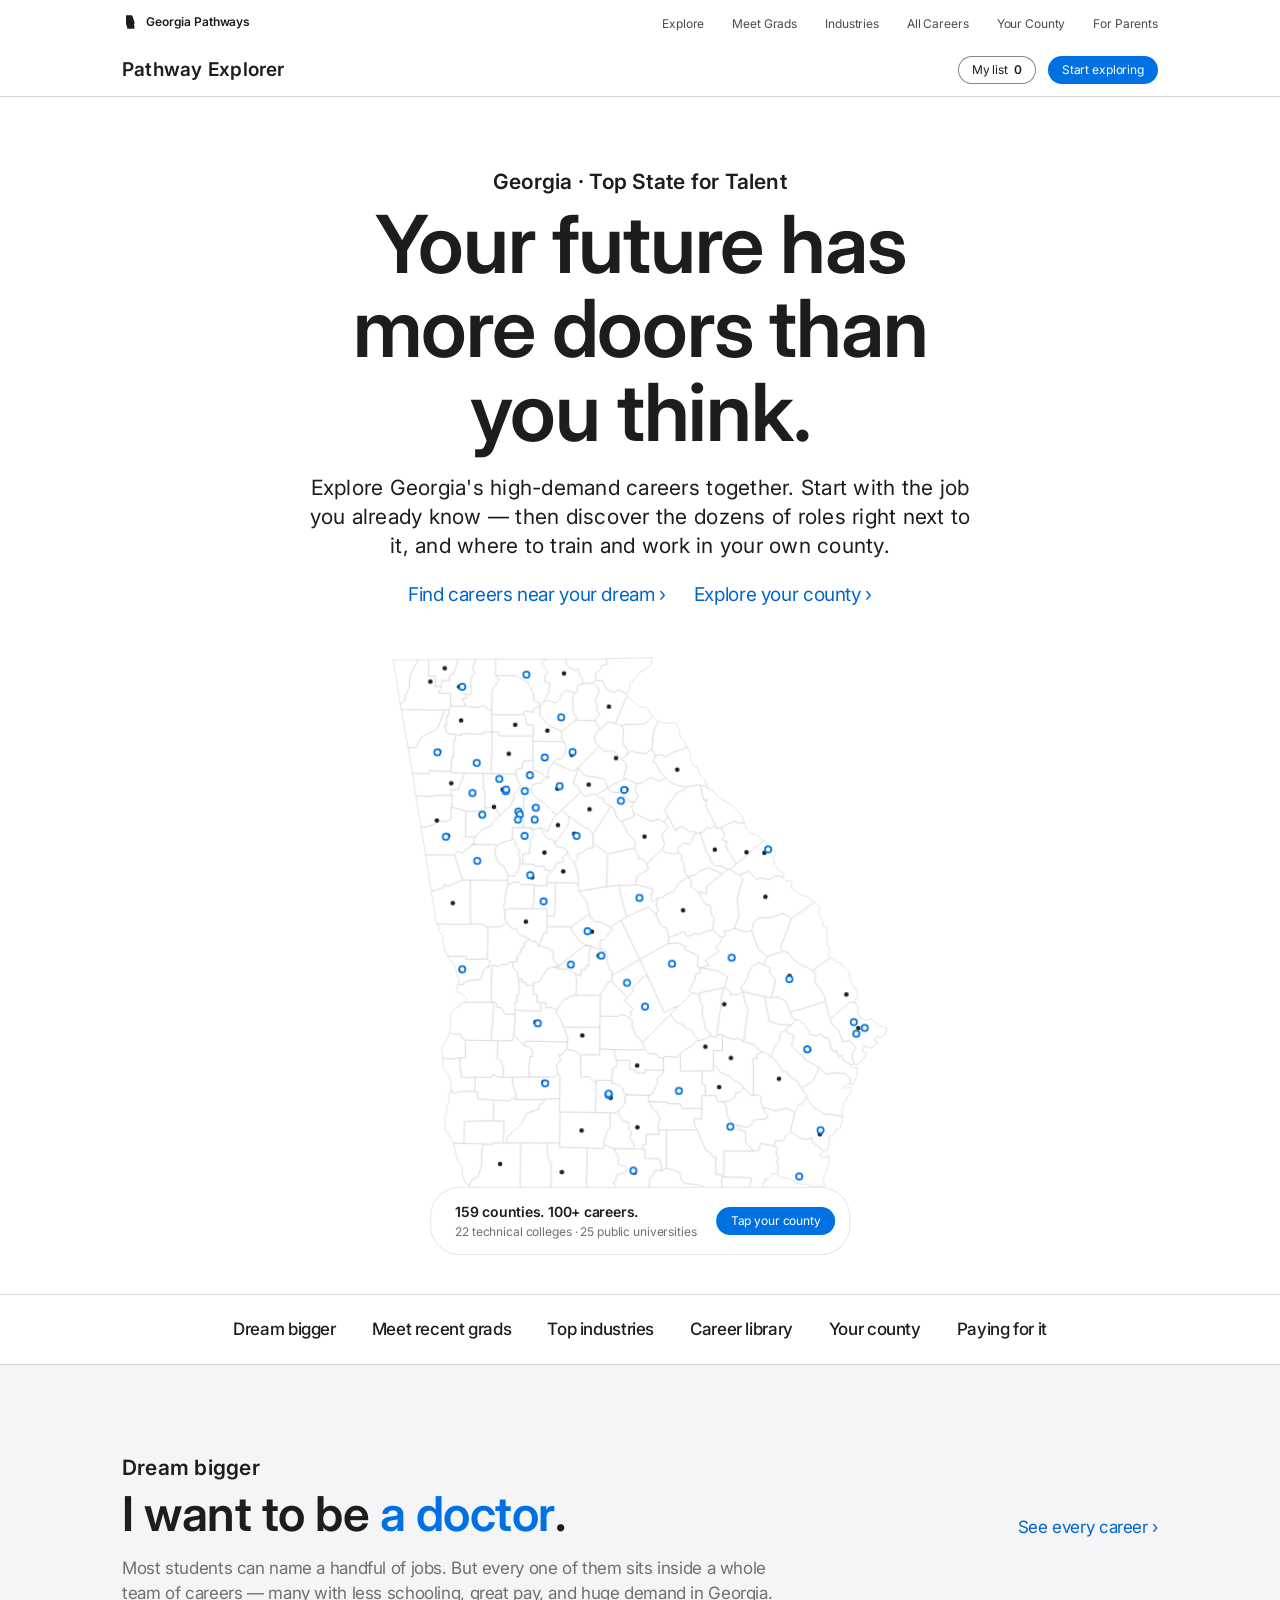
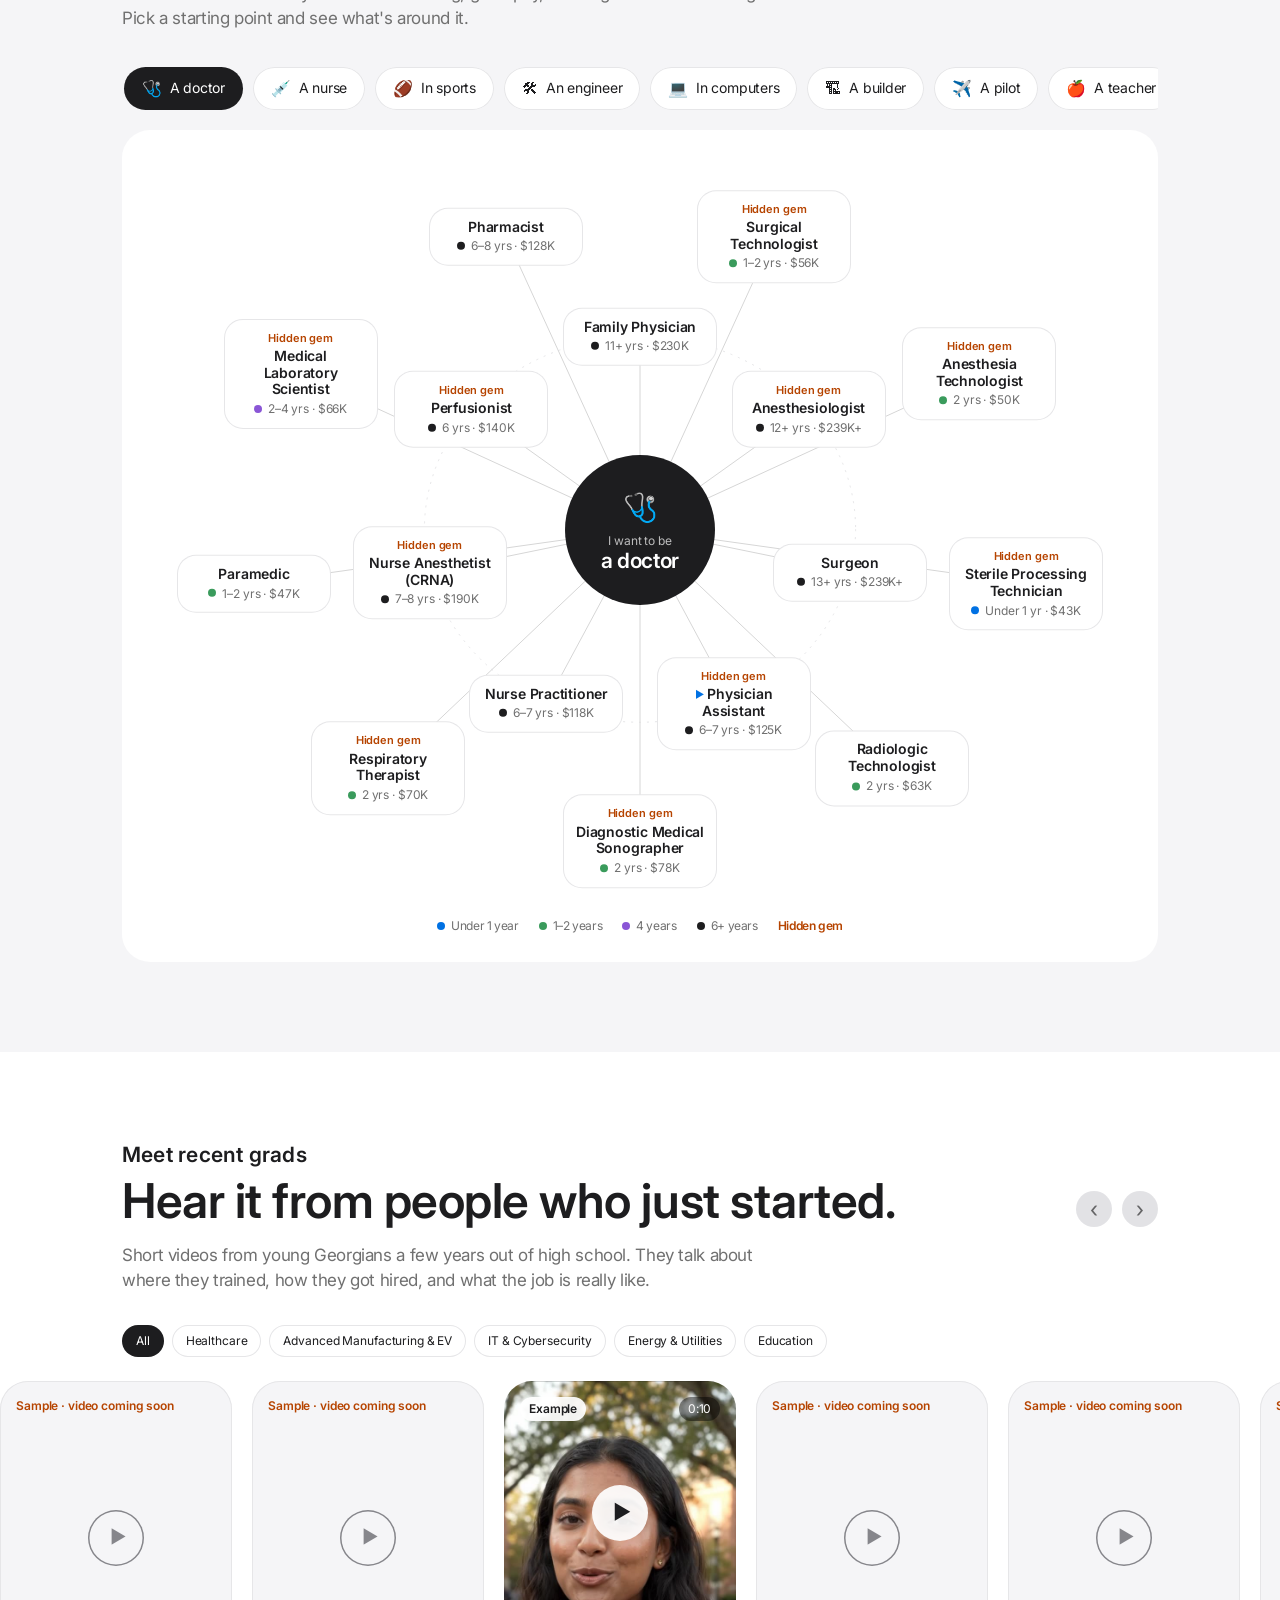
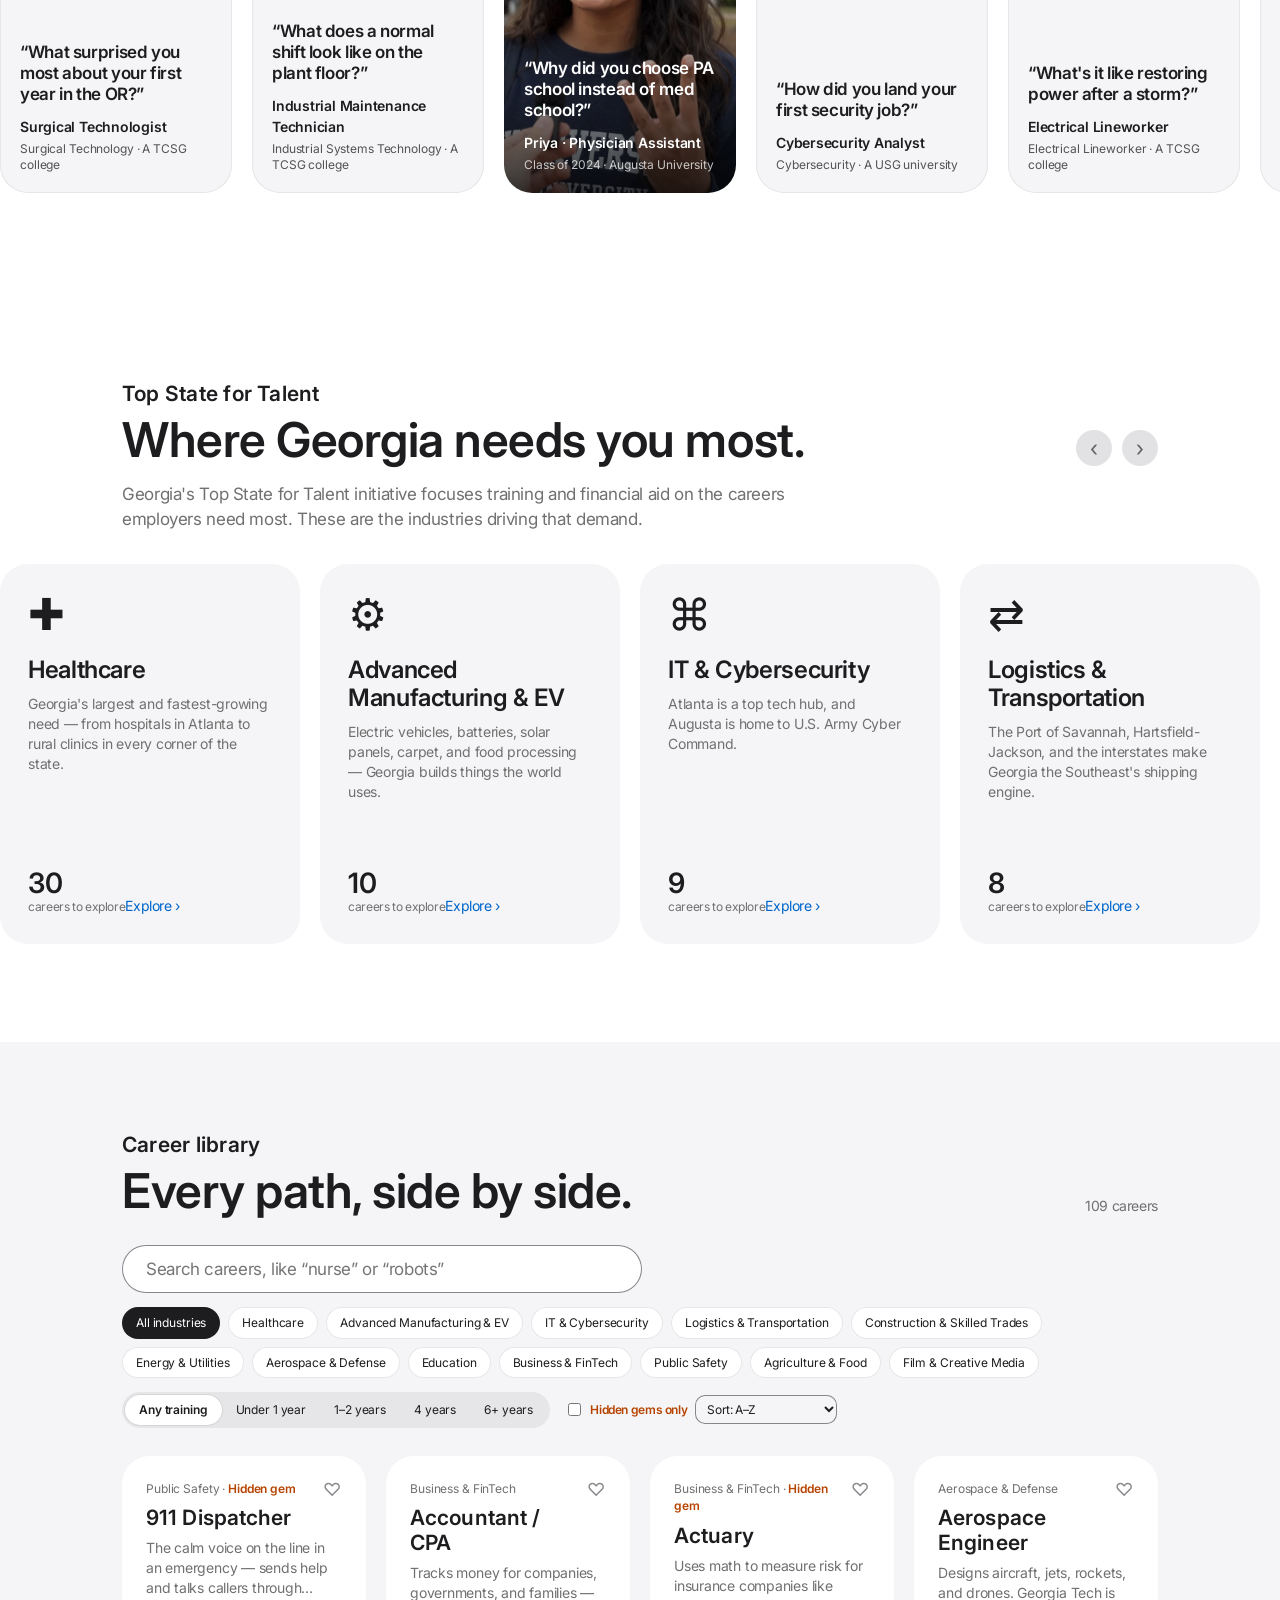
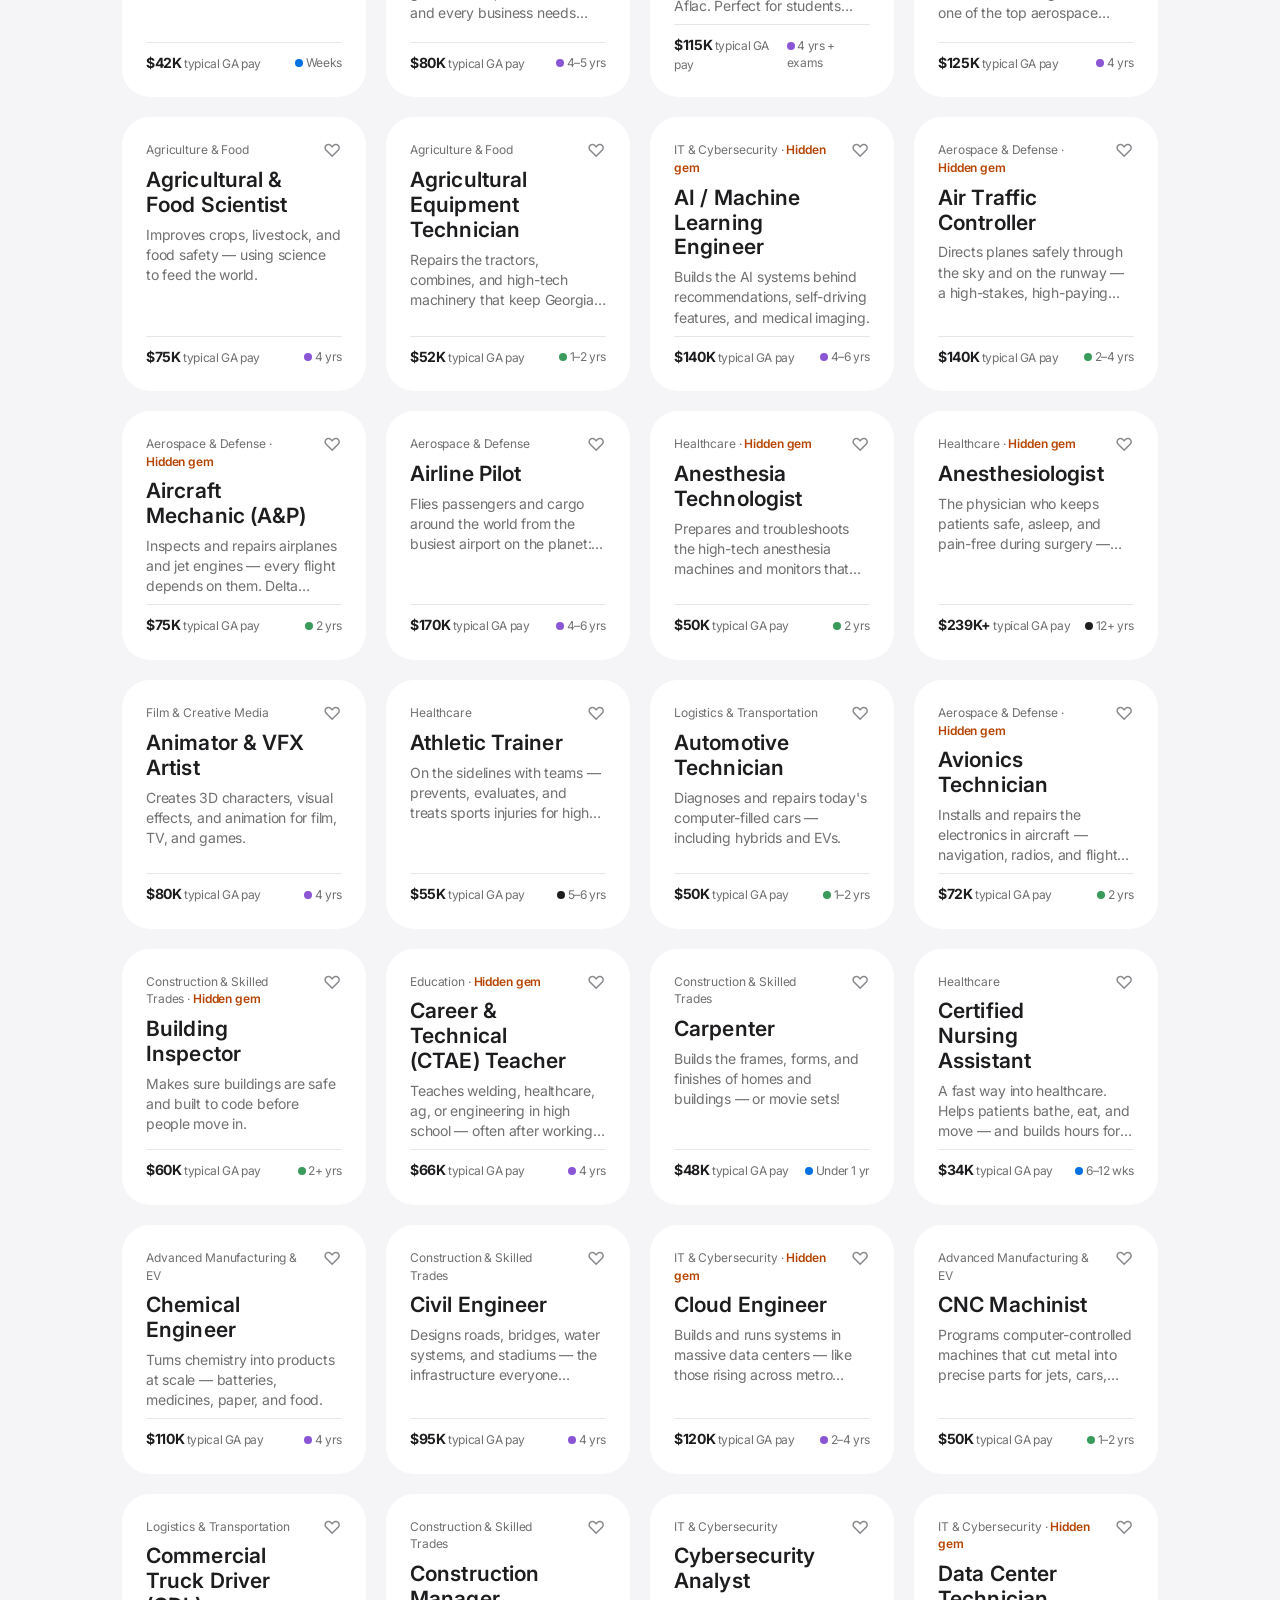
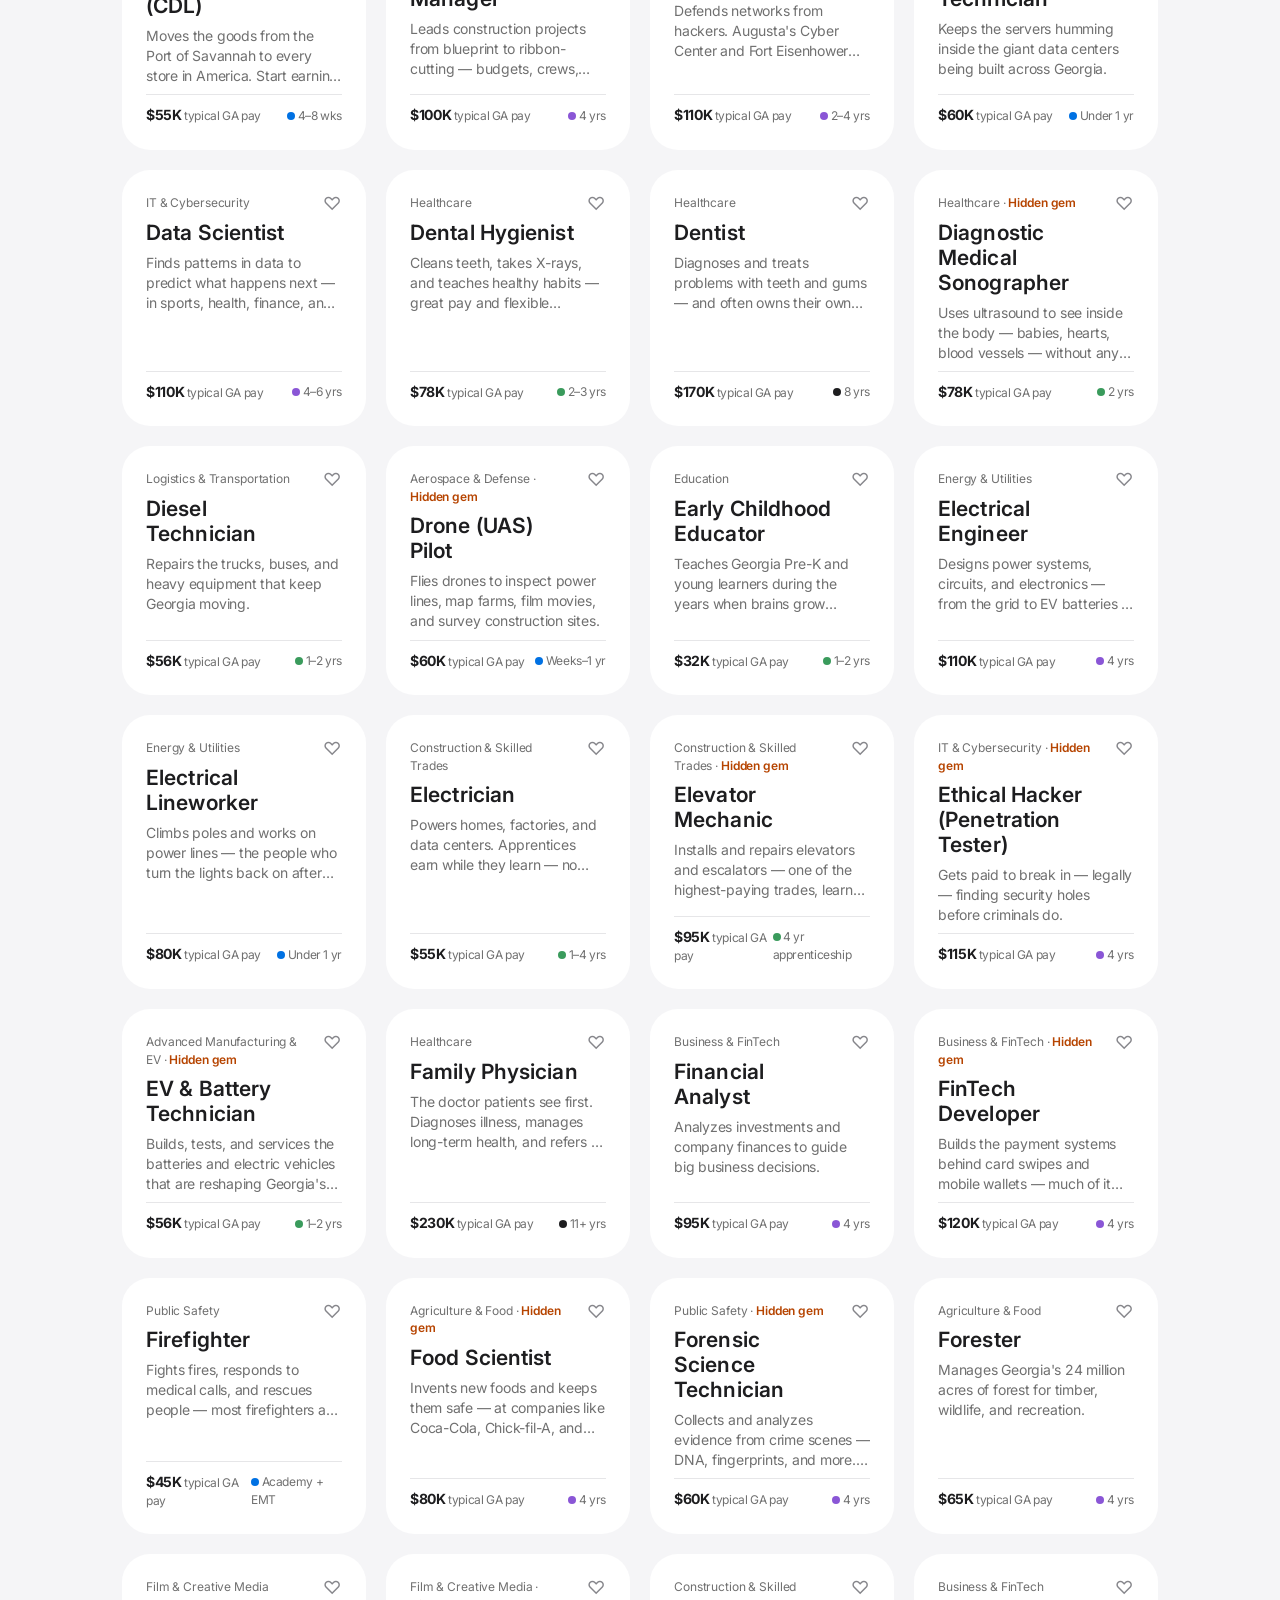
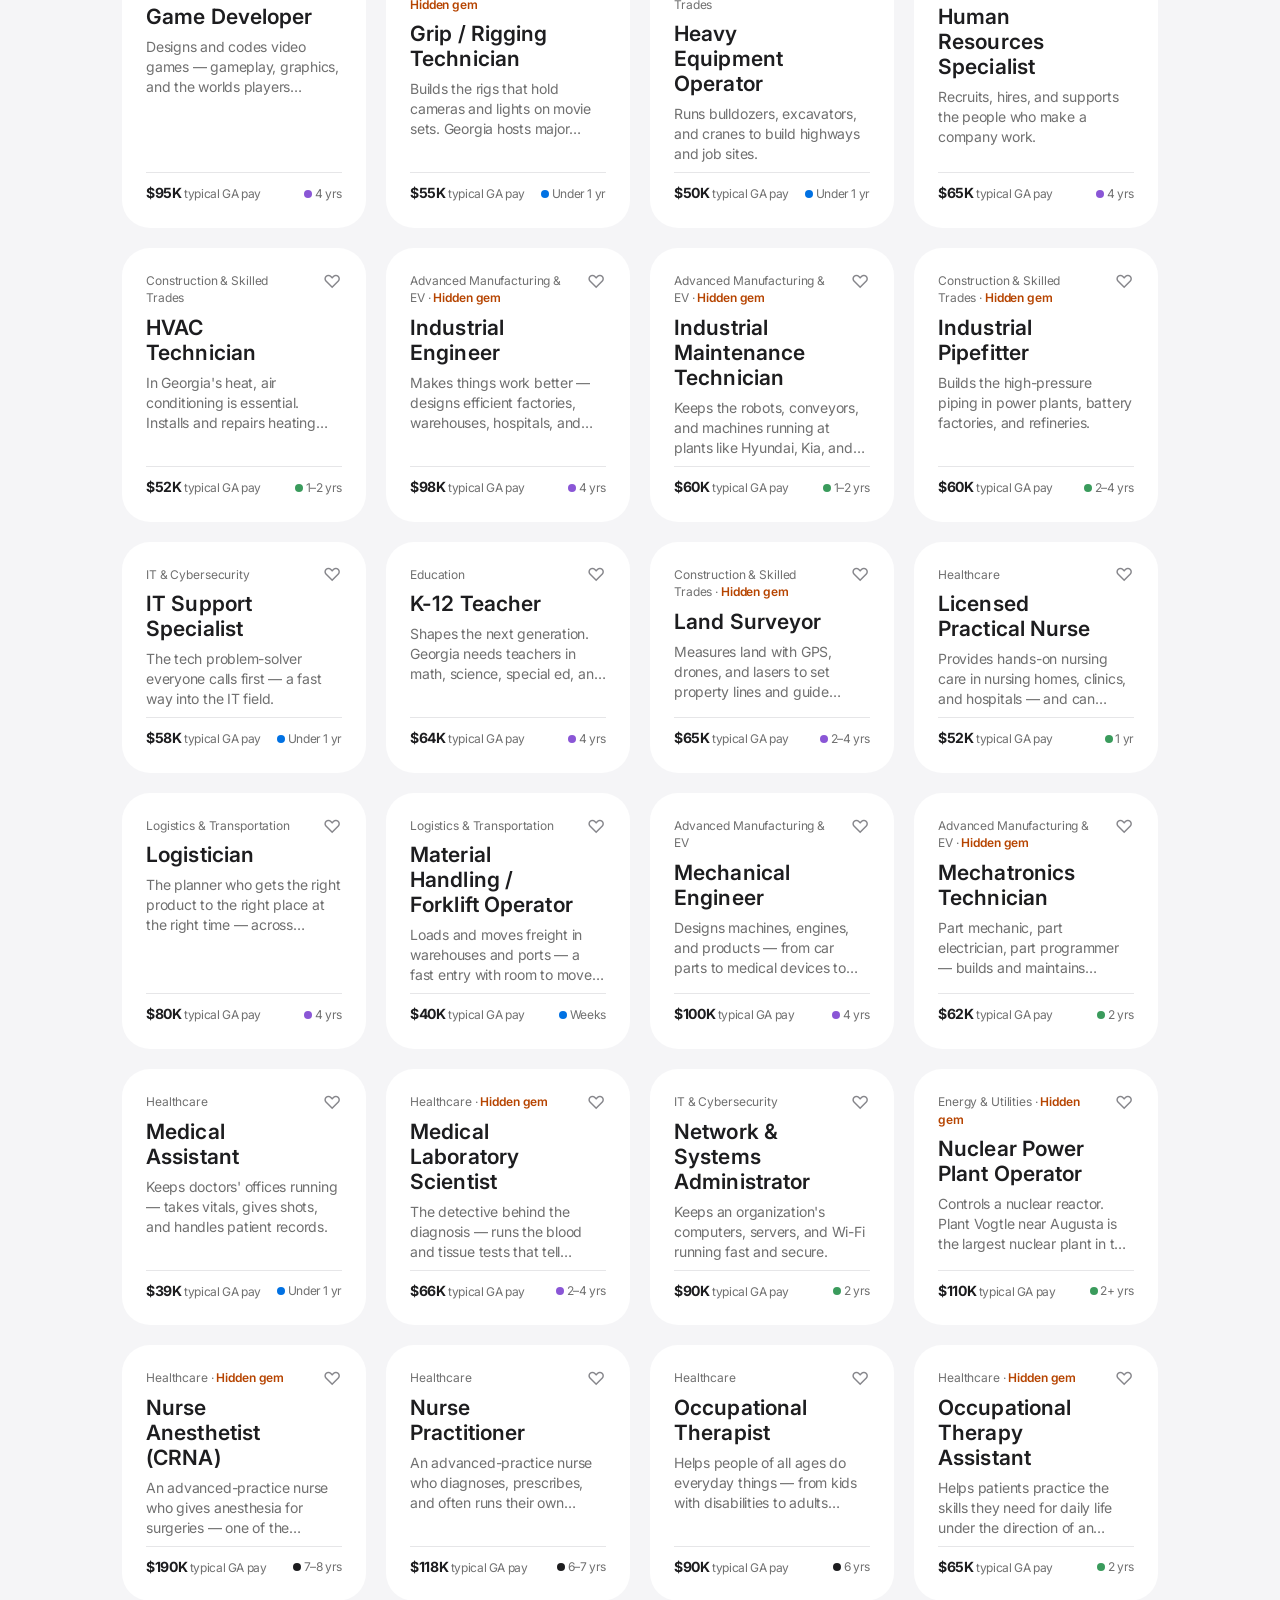
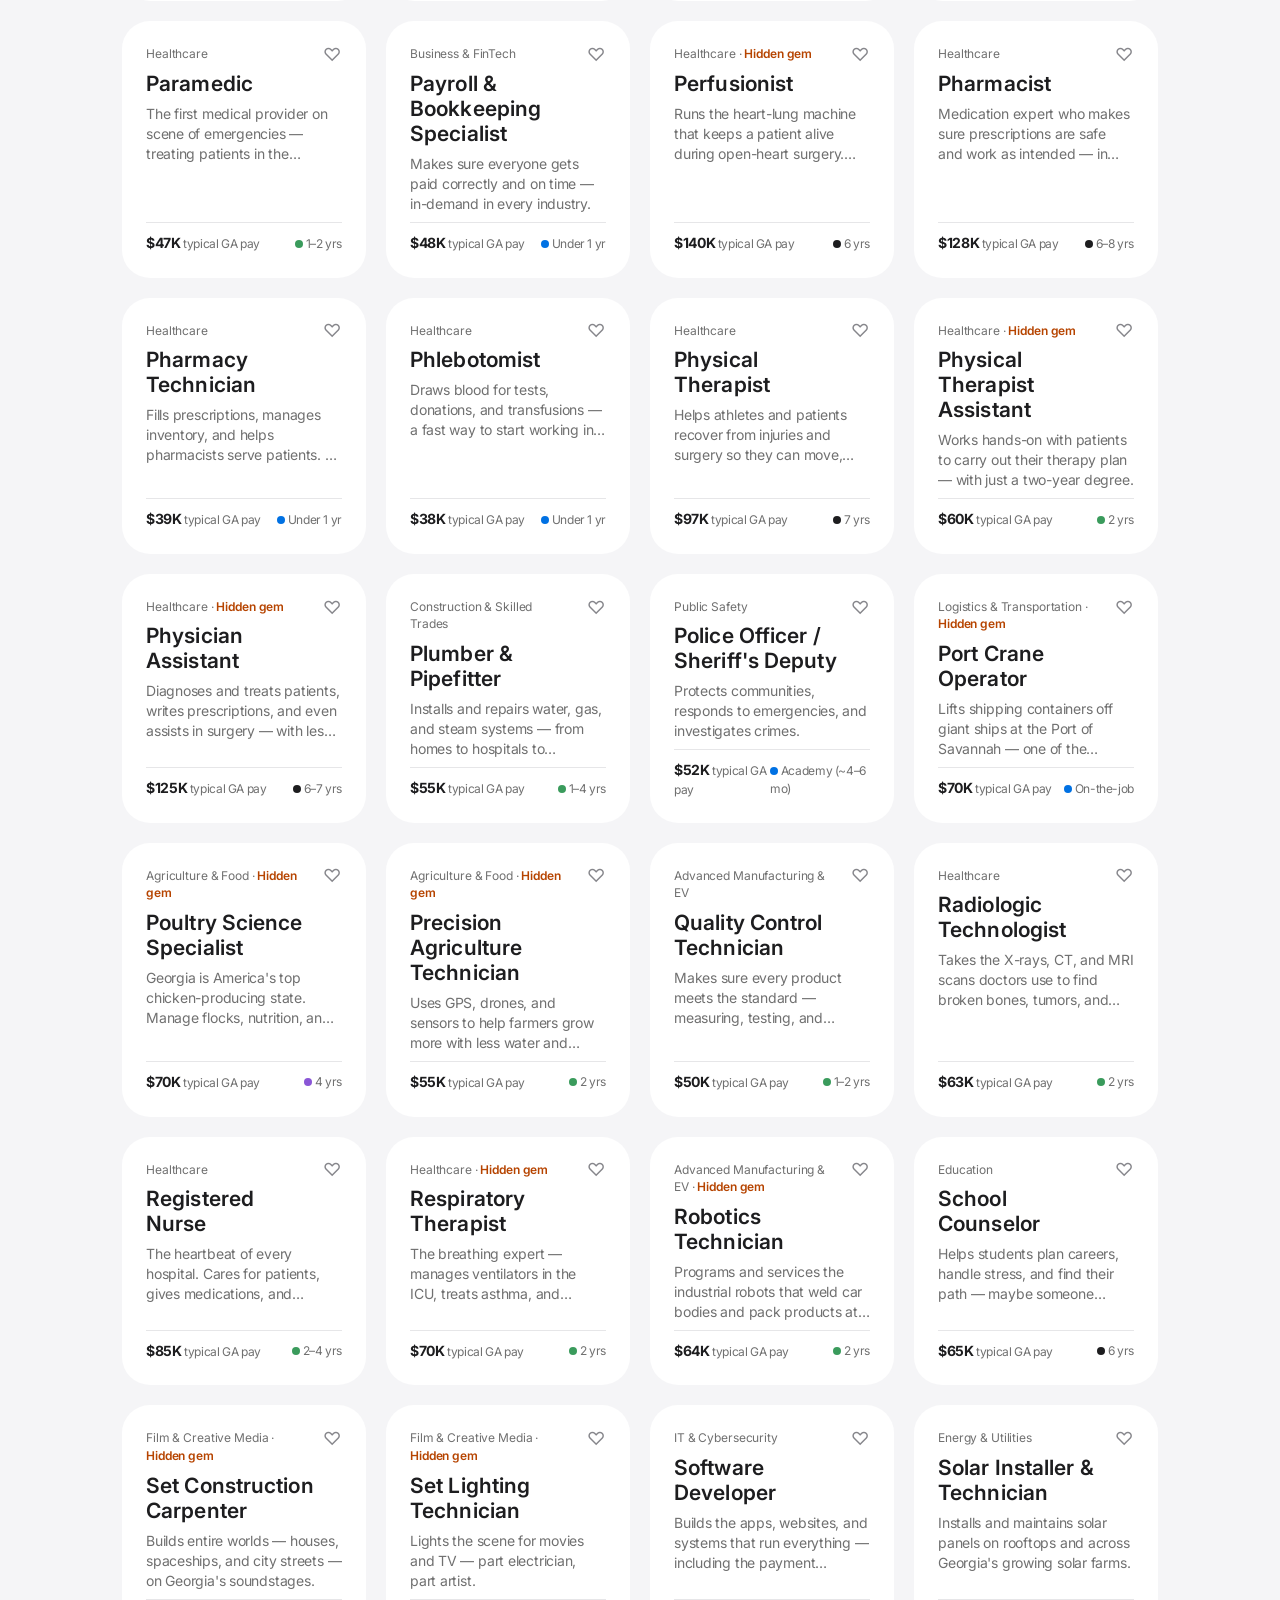
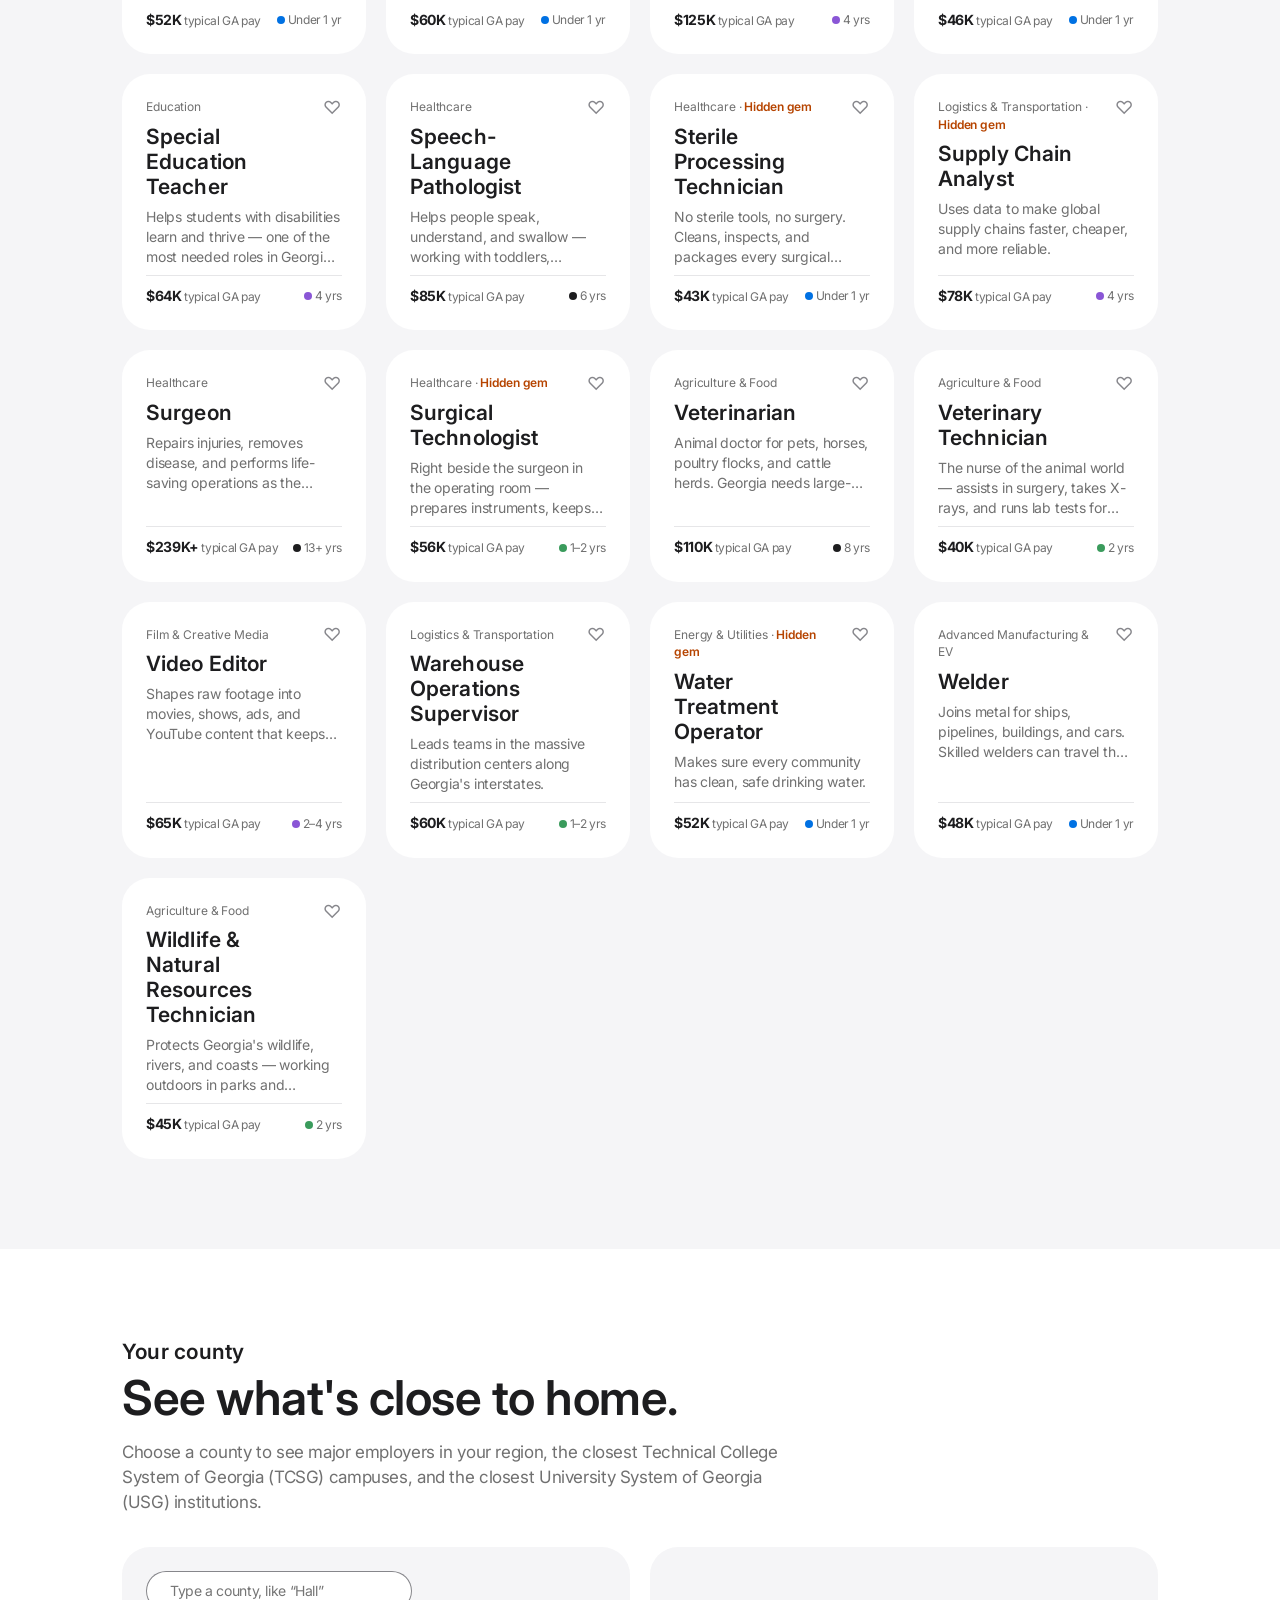
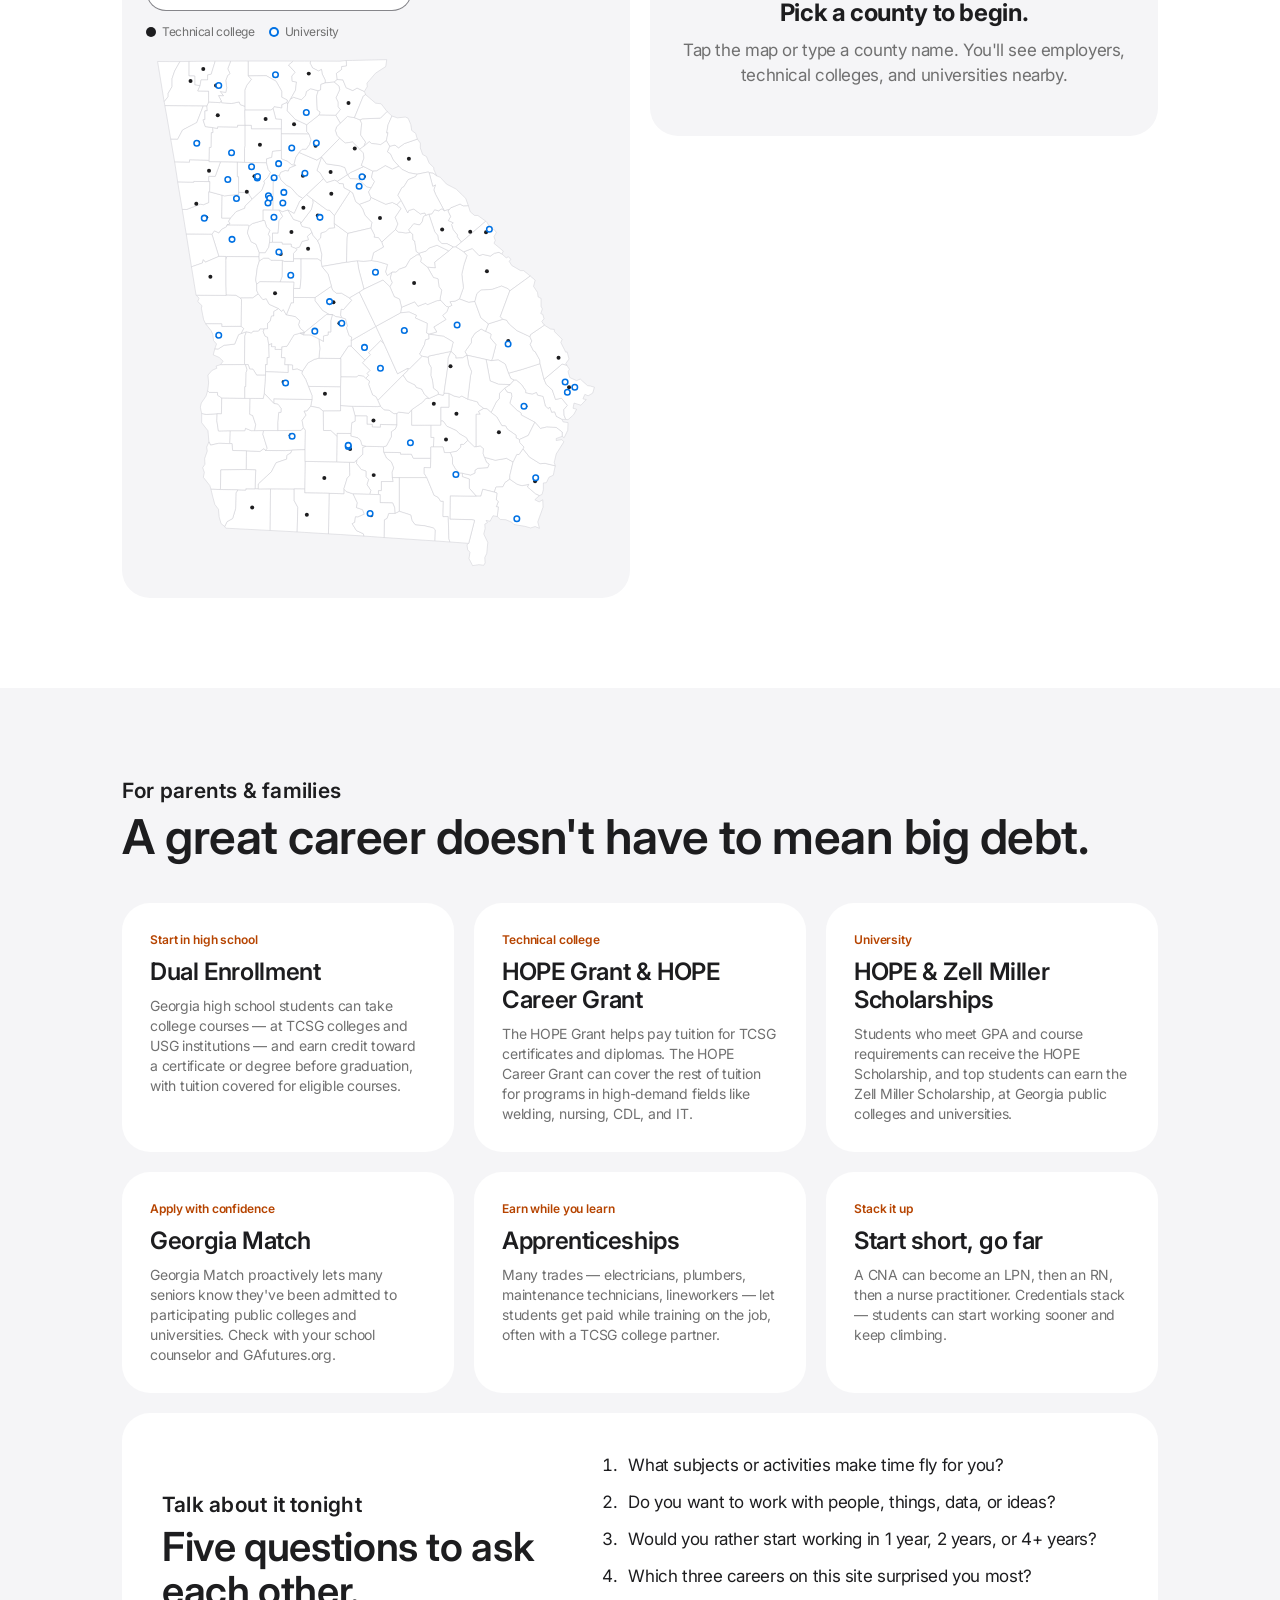
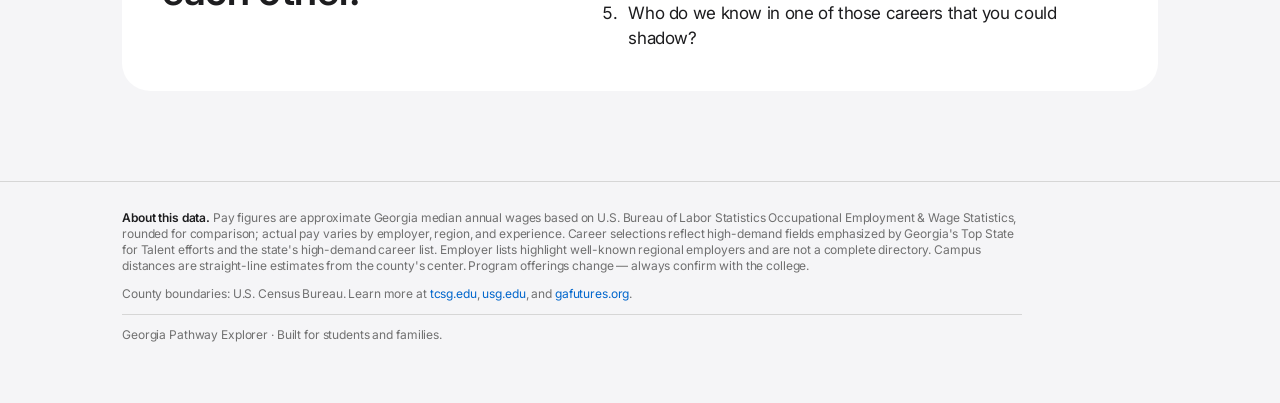
<file: index.html>
<!doctype html>
<html lang="en">
<head>
  <meta charset="utf-8">
  <meta name="viewport" content="width=device-width, initial-scale=1">
  <title>Georgia Pathway Explorer</title>
  <meta name="description" content="Explore Georgia's Top State for Talent high-demand careers, discover roles you never knew existed, and find employers, technical colleges, and universities in every Georgia county.">
  <link rel="preconnect" href="https://fonts.googleapis.com">
  <link rel="preconnect" href="https://fonts.gstatic.com" crossorigin>
  <link href="https://fonts.googleapis.com/css2?family=Inter:wght@400;500;600&display=swap" rel="stylesheet">
  <link rel="stylesheet" href="css/styles.css">
</head>
<body>
  <a class="skip" href="#main">Skip to content</a>

  <!-- Global navigation -->
  <header class="global-nav">
    <div class="wrap global-nav__inner">
      <a class="brand" href="#top" aria-label="Georgia Pathway Explorer home">
        <svg viewBox="0 0 24 24" width="16" height="16" aria-hidden="true"><path d="M6 2h9l1 2 3 9-1 3 1 4-1 2H8l-.5-3L6 15z" fill="currentColor"/></svg>
        <span>Georgia Pathways</span>
      </a>
      <nav aria-label="Primary">
        <ul class="global-nav__links">
          <li><a href="#dream">Explore</a></li>
          <li><a href="#grads">Meet Grads</a></li>
          <li><a href="#sectors">Industries</a></li>
          <li><a href="#library">All Careers</a></li>
          <li><a href="#county">Your County</a></li>
          <li><a href="#parents">For Parents</a></li>
        </ul>
      </nav>
    </div>
  </header>

  <!-- Local navigation -->
  <div class="local-nav" id="localNav">
    <div class="wrap local-nav__inner">
      <span class="local-nav__title">Pathway Explorer</span>
      <div class="local-nav__actions">
        <button class="pill pill--outline" type="button" id="openSaved" aria-haspopup="dialog">
          My list <span class="count" id="savedCount">0</span>
        </button>
        <a class="pill pill--blue" href="#dream">Start exploring</a>
      </div>
    </div>
  </div>

  <main id="main">
    <!-- Hero -->
    <section class="hero" id="top">
      <div class="wrap hero__text">
        <p class="kicker">Georgia · Top State for Talent</p>
        <h1 class="display">Your future has more&nbsp;doors than you&nbsp;think.</h1>
        <p class="lead">Explore Georgia's high-demand careers together. Start with the job you already know — then discover the dozens of roles right next to it, and where to train and work in your own county.</p>
        <p class="hero__links">
          <a class="link" href="#dream">Find careers near your dream ›</a>
          <a class="link" href="#county">Explore your county ›</a>
        </p>
      </div>
      <div class="hero__stage">
        <div class="hero__map" id="heroMap" aria-label="Map of Georgia's 159 counties. Select a county to explore it." role="group"></div>
        <div class="callout" aria-live="polite">
          <div>
            <strong id="heroCallout">159 counties. 100+ careers.</strong>
            <span>22 technical colleges · 25 public universities</span>
          </div>
          <a class="pill pill--blue" href="#county">Tap your county</a>
        </div>
      </div>
    </section>

    <!-- Anchor nav -->
    <nav class="anchor-nav" aria-label="Sections">
      <div class="wrap anchor-nav__inner">
        <a href="#dream">Dream bigger</a>
        <a href="#grads">Meet recent grads</a>
        <a href="#sectors">Top industries</a>
        <a href="#library">Career library</a>
        <a href="#county">Your county</a>
        <a href="#parents">Paying for it</a>
      </div>
    </nav>

    <!-- Dream explorer -->
    <section class="band band--mist" id="dream">
      <div class="wrap">
        <div class="section-head">
          <div>
            <p class="kicker">Dream bigger</p>
            <h2 class="feature-heading">I want to be <span class="dream-word" id="dreamWord">a doctor</span>.</h2>
          </div>
          <a class="link" href="#library">See every career ›</a>
        </div>
        <p class="body section-intro">Most students can name a handful of jobs. But every one of them sits inside a whole team of careers — many with less schooling, great pay, and huge demand in Georgia. Pick a starting point and see what's around it.</p>

        <div class="dream-chips" role="tablist" aria-label="Starting points" id="dreamChips"></div>

        <div class="card constellation-card">
          <div class="constellation" id="constellation" aria-live="polite"></div>
          <div class="constellation-legend">
            <span><i class="dot dot--edu-cert"></i>Under 1 year</span>
            <span><i class="dot dot--edu-assoc"></i>1–2 years</span>
            <span><i class="dot dot--edu-bach"></i>4 years</span>
            <span><i class="dot dot--edu-adv"></i>6+ years</span>
            <span class="gem-key">Hidden gem</span>
          </div>
        </div>
      </div>
    </section>

    <!-- Recent grad videos -->
    <section class="band" id="grads">
      <div class="wrap">
        <div class="section-head">
          <div>
            <p class="kicker">Meet recent grads</p>
            <h2 class="feature-heading">Hear it from people who just started.</h2>
          </div>
          <div class="carousel-controls">
            <button class="round-btn" type="button" data-rail="gradRail" data-dir="-1" aria-label="Scroll videos left">‹</button>
            <button class="round-btn" type="button" data-rail="gradRail" data-dir="1" aria-label="Scroll videos right">›</button>
          </div>
        </div>
        <p class="body section-intro">Short videos from young Georgians a few years out of high school. They talk about where they trained, how they got hired, and what the job is really like.</p>
        <div class="filter-row" id="gradFilters" role="group" aria-label="Filter videos by industry"></div>
      </div>
      <div class="grad-rail" id="gradRail"></div>
    </section>

    <!-- Sectors -->
    <section class="band" id="sectors">
      <div class="wrap">
        <div class="section-head">
          <div>
            <p class="kicker">Top State for Talent</p>
            <h2 class="feature-heading">Where Georgia needs you most.</h2>
          </div>
          <div class="carousel-controls">
            <button class="round-btn" type="button" data-scroll="-1" aria-label="Scroll industries left">‹</button>
            <button class="round-btn" type="button" data-scroll="1" aria-label="Scroll industries right">›</button>
          </div>
        </div>
        <p class="body section-intro">Georgia's Top State for Talent initiative focuses training and financial aid on the careers employers need most. These are the industries driving that demand.</p>
      </div>
      <div class="sector-rail" id="sectorRail"></div>
    </section>

    <!-- Library -->
    <section class="band band--mist" id="library">
      <div class="wrap">
        <div class="section-head">
          <div>
            <p class="kicker">Career library</p>
            <h2 class="feature-heading">Every path, side by side.</h2>
          </div>
          <span class="result-count" id="resultCount"></span>
        </div>

        <div class="filters">
          <label class="search">
            <span class="sr-only">Search careers</span>
            <input type="search" id="search" placeholder="Search careers, like “nurse” or “robots”" autocomplete="off">
          </label>
          <div class="filter-row" id="sectorFilters" role="group" aria-label="Industry"></div>
          <div class="filter-row" role="group" aria-label="Training and sorting">
            <div class="segmented" id="eduFilters" role="group" aria-label="Training time"></div>
            <label class="toggle"><input type="checkbox" id="gemsOnly"> Hidden gems only</label>
            <label class="select">
              <span class="sr-only">Sort</span>
              <select id="sort">
                <option value="az">Sort: A–Z</option>
                <option value="pay">Sort: Highest pay</option>
                <option value="fast">Sort: Fastest to start</option>
              </select>
            </label>
          </div>
        </div>

        <div class="career-grid" id="careerGrid"></div>
      </div>
    </section>

    <!-- County explorer -->
    <section class="band" id="county">
      <div class="wrap">
        <div class="section-head">
          <div>
            <p class="kicker">Your county</p>
            <h2 class="feature-heading">See what's close to home.</h2>
          </div>
        </div>
        <p class="body section-intro">Choose a county to see major employers in your region, the closest Technical College System of Georgia (TCSG) campuses, and the closest University System of Georgia (USG) institutions.</p>

        <div class="county-layout">
          <div class="county-map-card card card--mist">
            <div class="county-controls">
              <label class="search search--small">
                <span class="sr-only">Choose a county</span>
                <input list="countyList" id="countyInput" placeholder="Type a county, like “Hall”" autocomplete="off">
                <datalist id="countyList"></datalist>
              </label>
              <div class="map-legend">
                <span><i class="mk mk--tcsg"></i>Technical college</span>
                <span><i class="mk mk--usg"></i>University</span>
              </div>
            </div>
            <div class="county-map" id="countyMap"></div>
          </div>

          <div class="county-panel" id="countyPanel" aria-live="polite"></div>
        </div>
      </div>
    </section>

    <!-- Parents -->
    <section class="band band--mist" id="parents">
      <div class="wrap">
        <div class="section-head">
          <div>
            <p class="kicker">For parents &amp; families</p>
            <h2 class="feature-heading">A great career doesn't have to mean big debt.</h2>
          </div>
        </div>
        <div class="parent-grid">
          <article class="card info-card">
            <p class="kicker">Start in high school</p>
            <h3>Dual Enrollment</h3>
            <p>Georgia high school students can take college courses — at TCSG colleges and USG institutions — and earn credit toward a certificate or degree before graduation, with tuition covered for eligible courses.</p>
          </article>
          <article class="card info-card">
            <p class="kicker">Technical college</p>
            <h3>HOPE Grant &amp; HOPE Career Grant</h3>
            <p>The HOPE Grant helps pay tuition for TCSG certificates and diplomas. The HOPE Career Grant can cover the rest of tuition for programs in high-demand fields like welding, nursing, CDL, and IT.</p>
          </article>
          <article class="card info-card">
            <p class="kicker">University</p>
            <h3>HOPE &amp; Zell Miller Scholarships</h3>
            <p>Students who meet GPA and course requirements can receive the HOPE Scholarship, and top students can earn the Zell Miller Scholarship, at Georgia public colleges and universities.</p>
          </article>
          <article class="card info-card">
            <p class="kicker">Apply with confidence</p>
            <h3>Georgia Match</h3>
            <p>Georgia Match proactively lets many seniors know they've been admitted to participating public colleges and universities. Check with your school counselor and GAfutures.org.</p>
          </article>
          <article class="card info-card">
            <p class="kicker">Earn while you learn</p>
            <h3>Apprenticeships</h3>
            <p>Many trades — electricians, plumbers, maintenance technicians, lineworkers — let students get paid while training on the job, often with a TCSG college partner.</p>
          </article>
          <article class="card info-card">
            <p class="kicker">Stack it up</p>
            <h3>Start short, go far</h3>
            <p>A CNA can become an LPN, then an RN, then a nurse practitioner. Credentials stack — students can start working sooner and keep climbing.</p>
          </article>
        </div>

        <div class="card talk-card">
          <div>
            <p class="kicker">Talk about it tonight</p>
            <h3 class="talk-title">Five questions to ask each other.</h3>
          </div>
          <ol class="talk-list">
            <li>What subjects or activities make time fly for you?</li>
            <li>Do you want to work with people, things, data, or ideas?</li>
            <li>Would you rather start working in 1 year, 2 years, or 4+ years?</li>
            <li>Which three careers on this site surprised you most?</li>
            <li>Who do we know in one of those careers that you could shadow?</li>
          </ol>
        </div>
      </div>
    </section>
  </main>

  <footer class="footer">
    <div class="wrap">
      <p><strong>About this data.</strong> Pay figures are approximate Georgia median annual wages based on U.S. Bureau of Labor Statistics Occupational Employment &amp; Wage Statistics, rounded for comparison; actual pay varies by employer, region, and experience. Career selections reflect high-demand fields emphasized by Georgia's Top State for Talent efforts and the state's high-demand career list. Employer lists highlight well-known regional employers and are not a complete directory. Campus distances are straight-line estimates from the county's center. Program offerings change — always confirm with the college.</p>
      <p>County boundaries: U.S. Census Bureau. Learn more at <a class="link" href="https://www.tcsg.edu" target="_blank" rel="noopener">tcsg.edu</a>, <a class="link" href="https://www.usg.edu" target="_blank" rel="noopener">usg.edu</a>, and <a class="link" href="https://www.gafutures.org" target="_blank" rel="noopener">gafutures.org</a>.</p>
      <p class="footer__fine">Georgia Pathway Explorer · Built for students and families.</p>
    </div>
  </footer>

  <!-- Career detail dialog -->
  <dialog class="sheet" id="careerDialog" aria-labelledby="dlgTitle">
    <div class="sheet__inner" id="careerDialogBody"></div>
  </dialog>

  <!-- Video player dialog -->
  <dialog class="sheet sheet--video" id="videoDialog" aria-labelledby="vidTitle">
    <div class="sheet__inner" id="videoDialogBody"></div>
  </dialog>

  <!-- Saved list dialog -->
  <dialog class="sheet sheet--narrow" id="savedDialog" aria-labelledby="savedTitle">
    <div class="sheet__inner" id="savedDialogBody"></div>
  </dialog>

  <script src="js/georgia-map.js"></script>
  <script src="js/data-careers.js"></script>
  <script src="js/data-places.js"></script>
  <script src="js/data-videos.js"></script>
  <script src="js/app.js"></script>
</body>
</html>
</file>
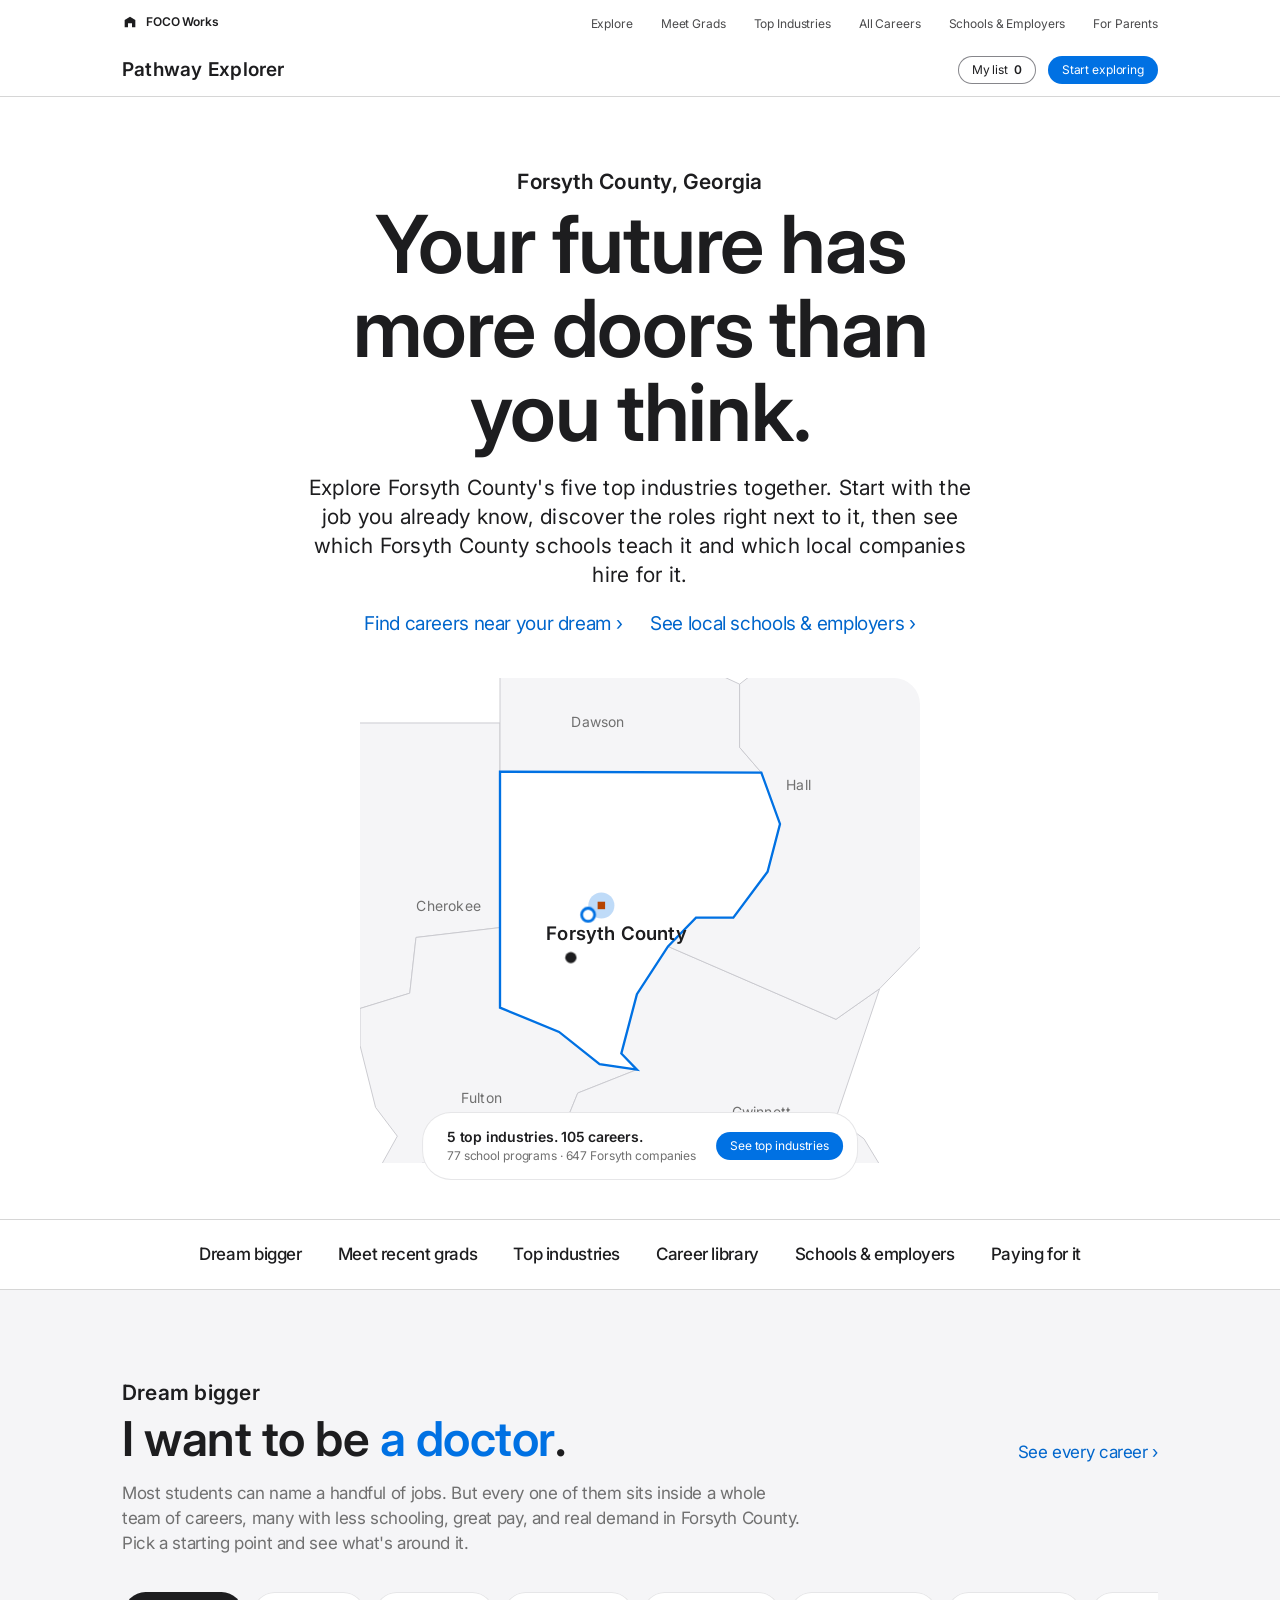
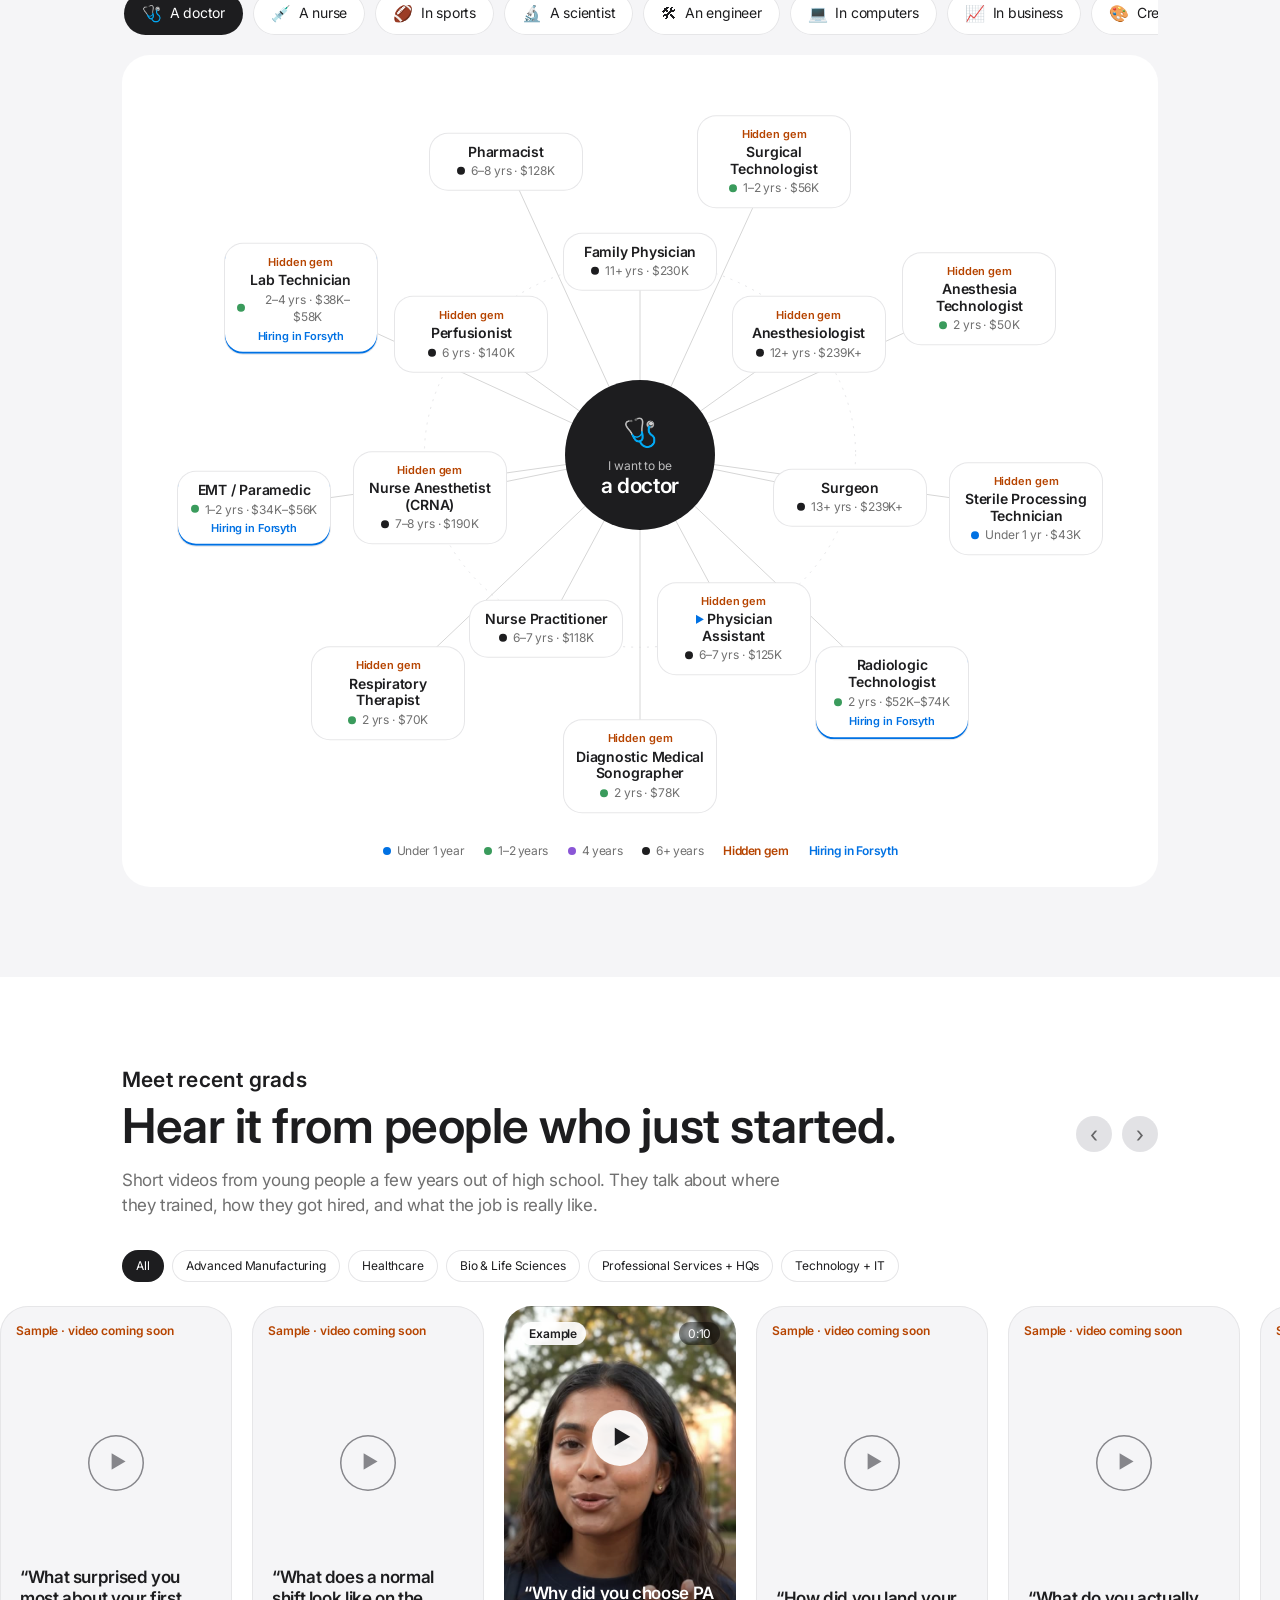
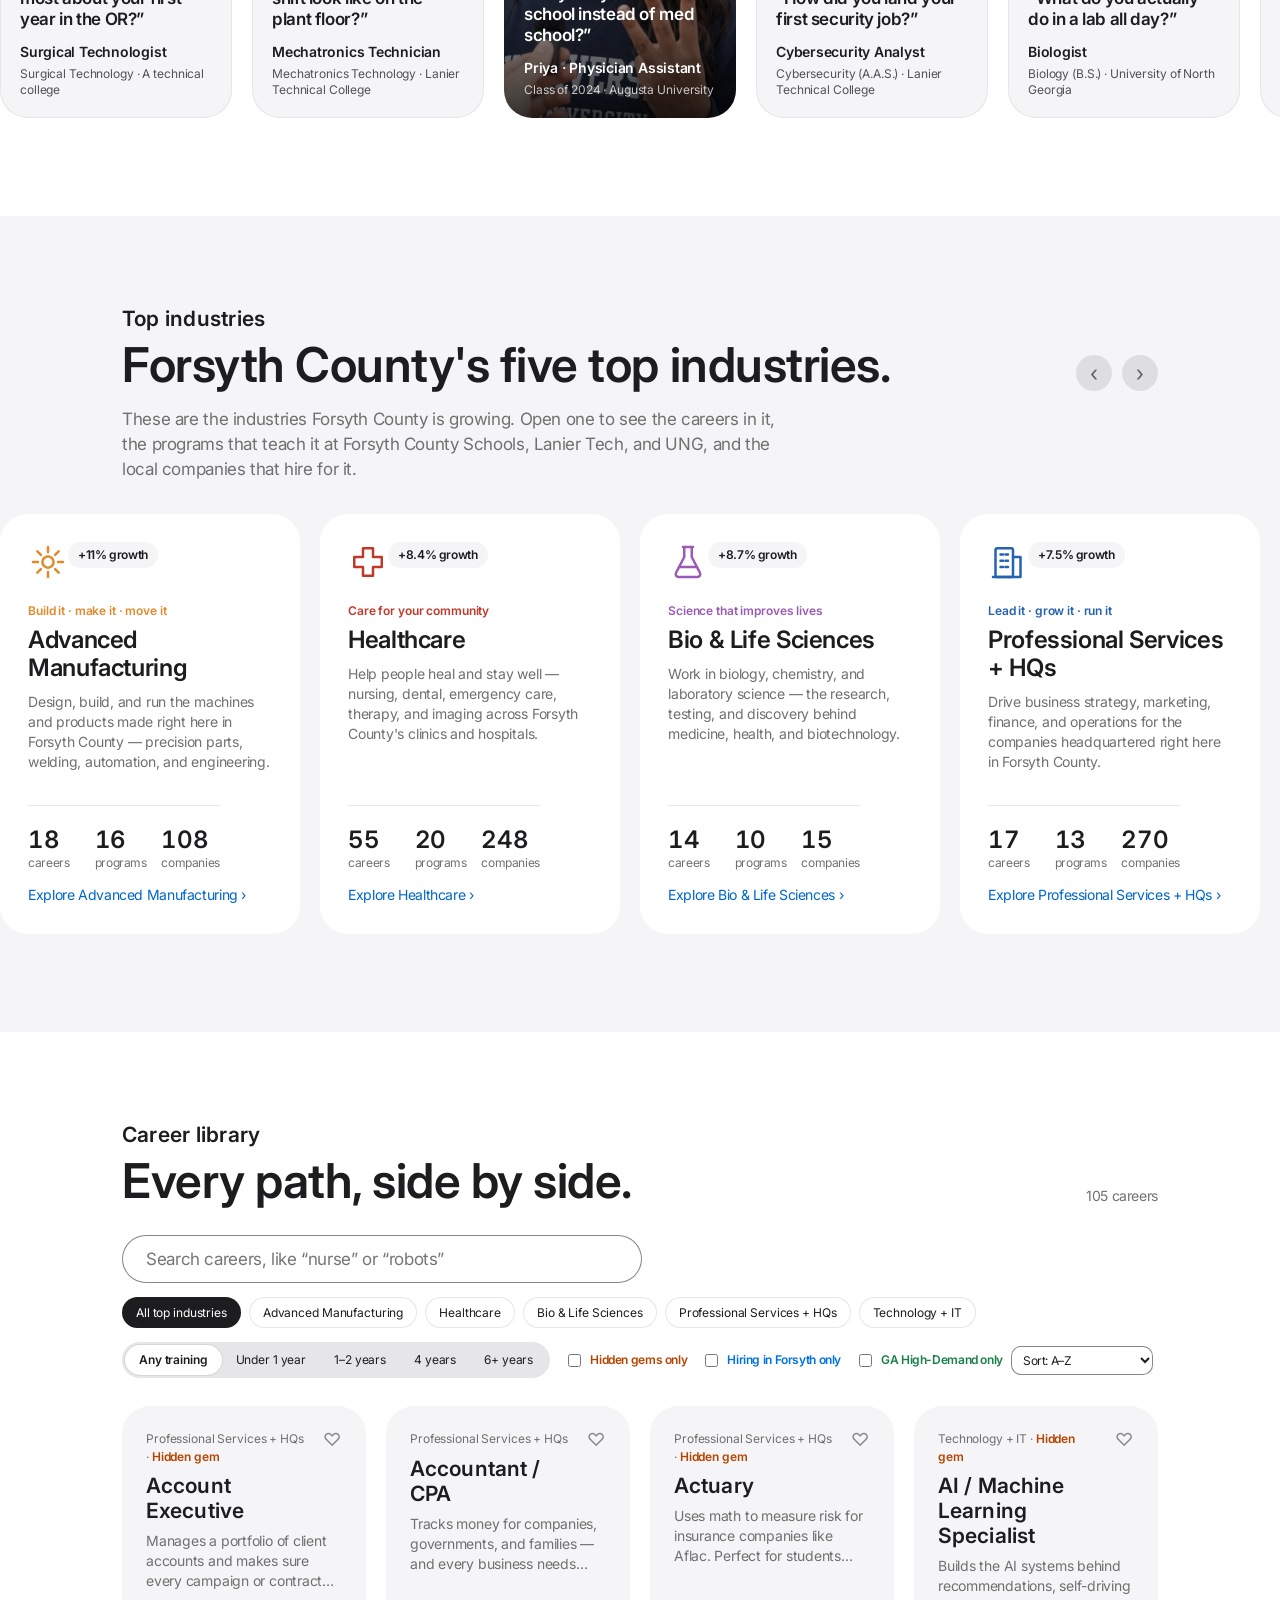
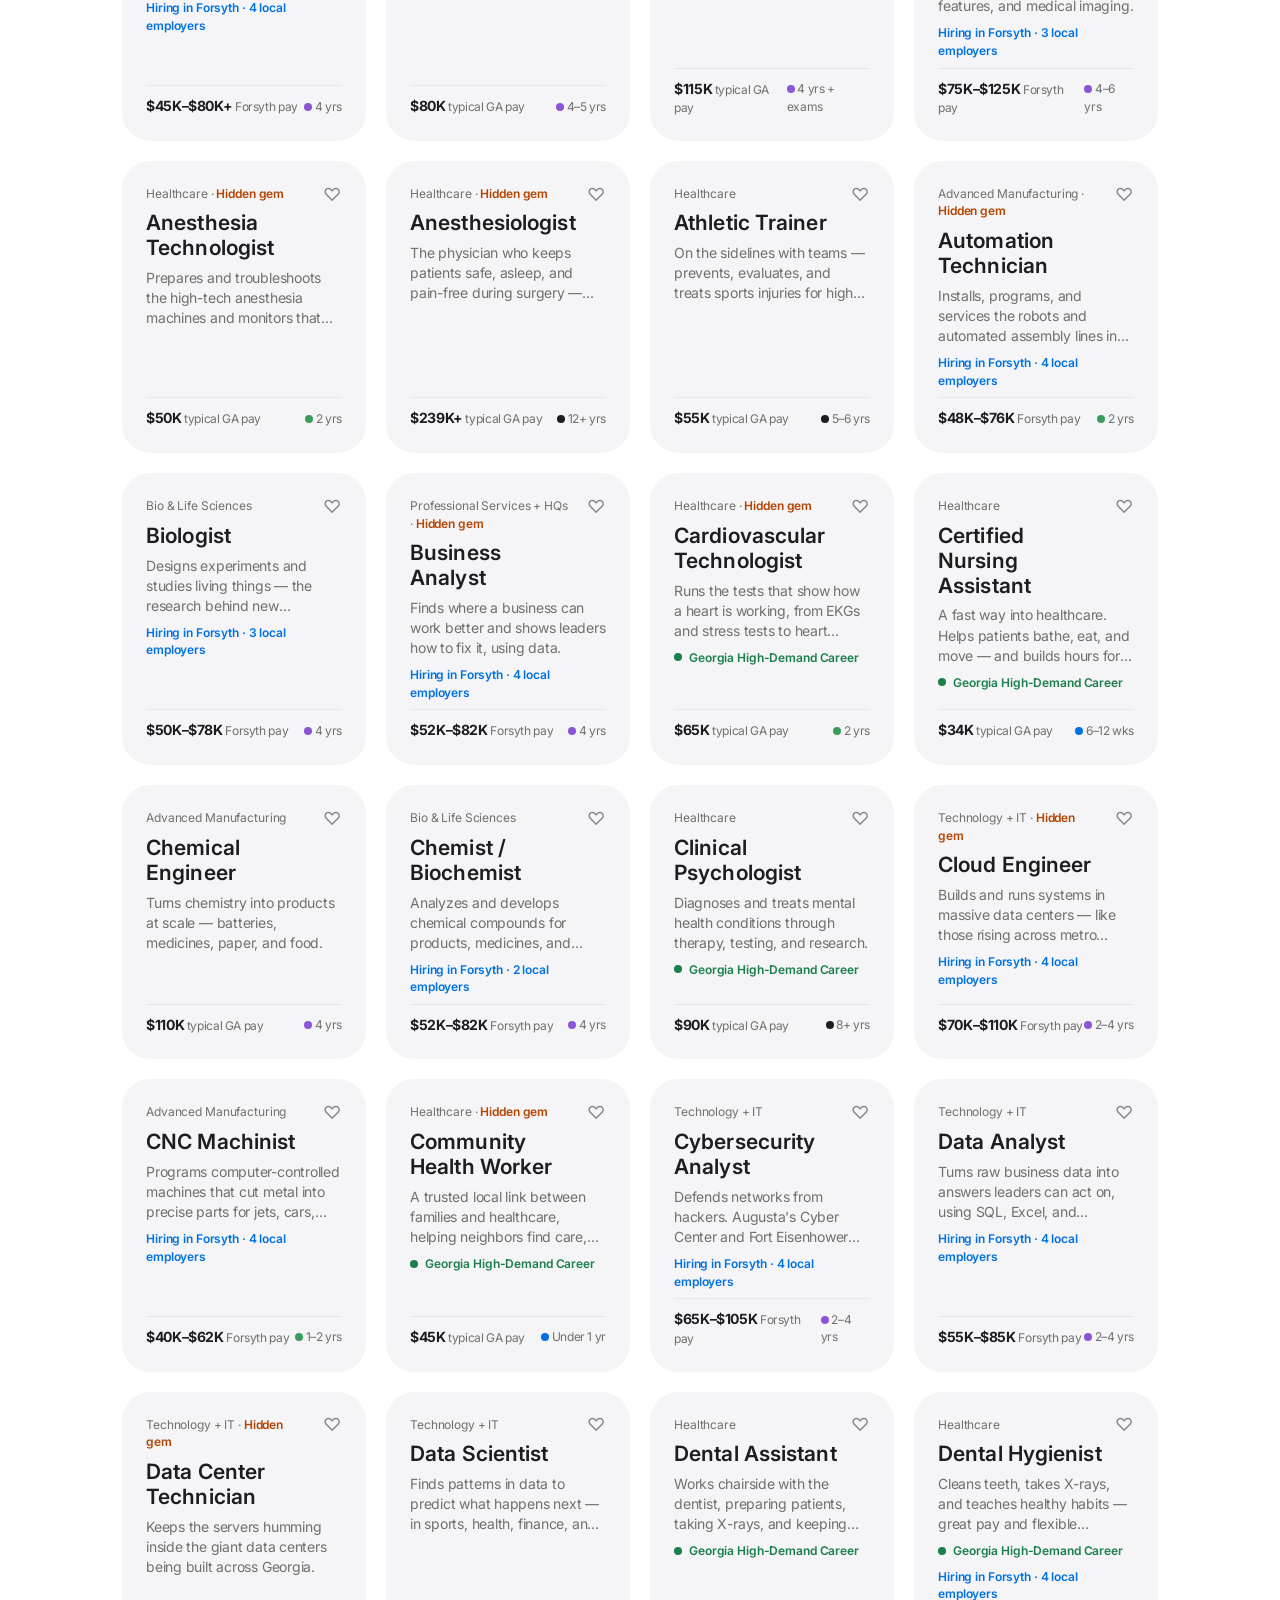
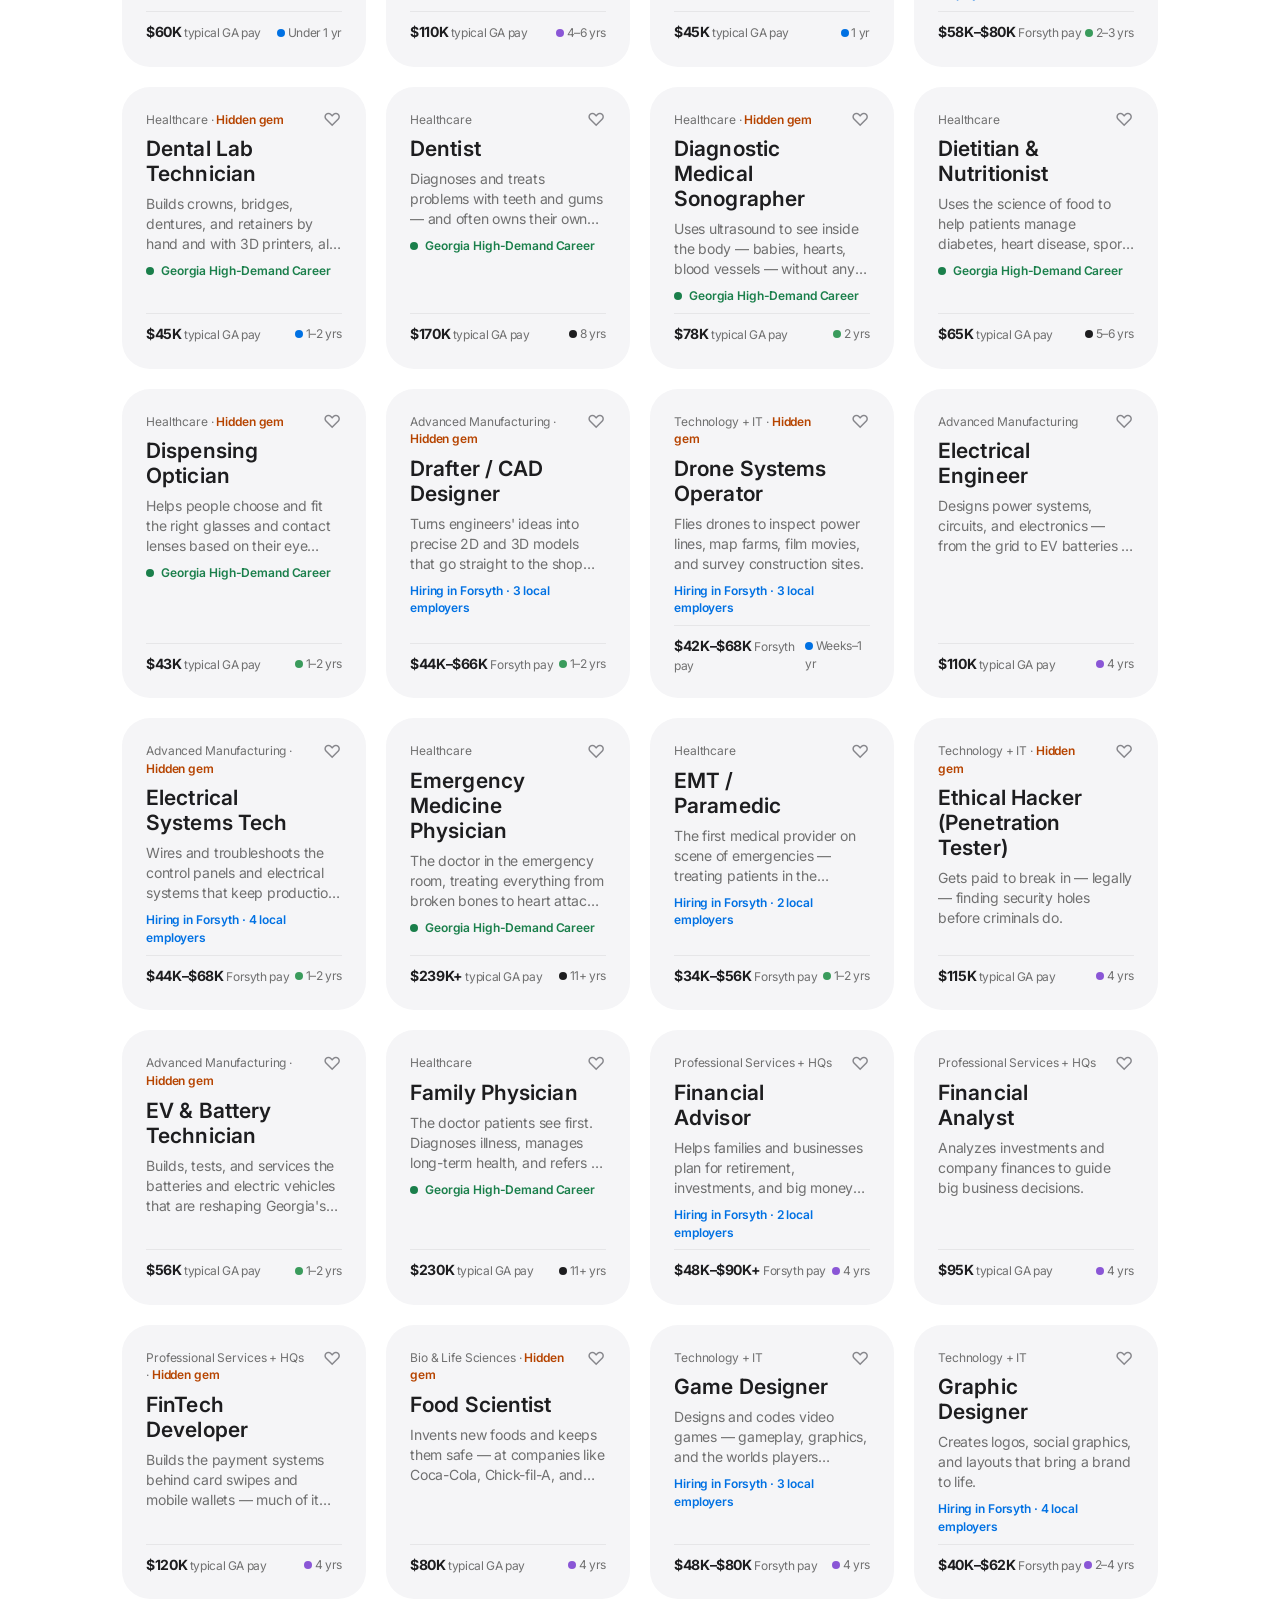
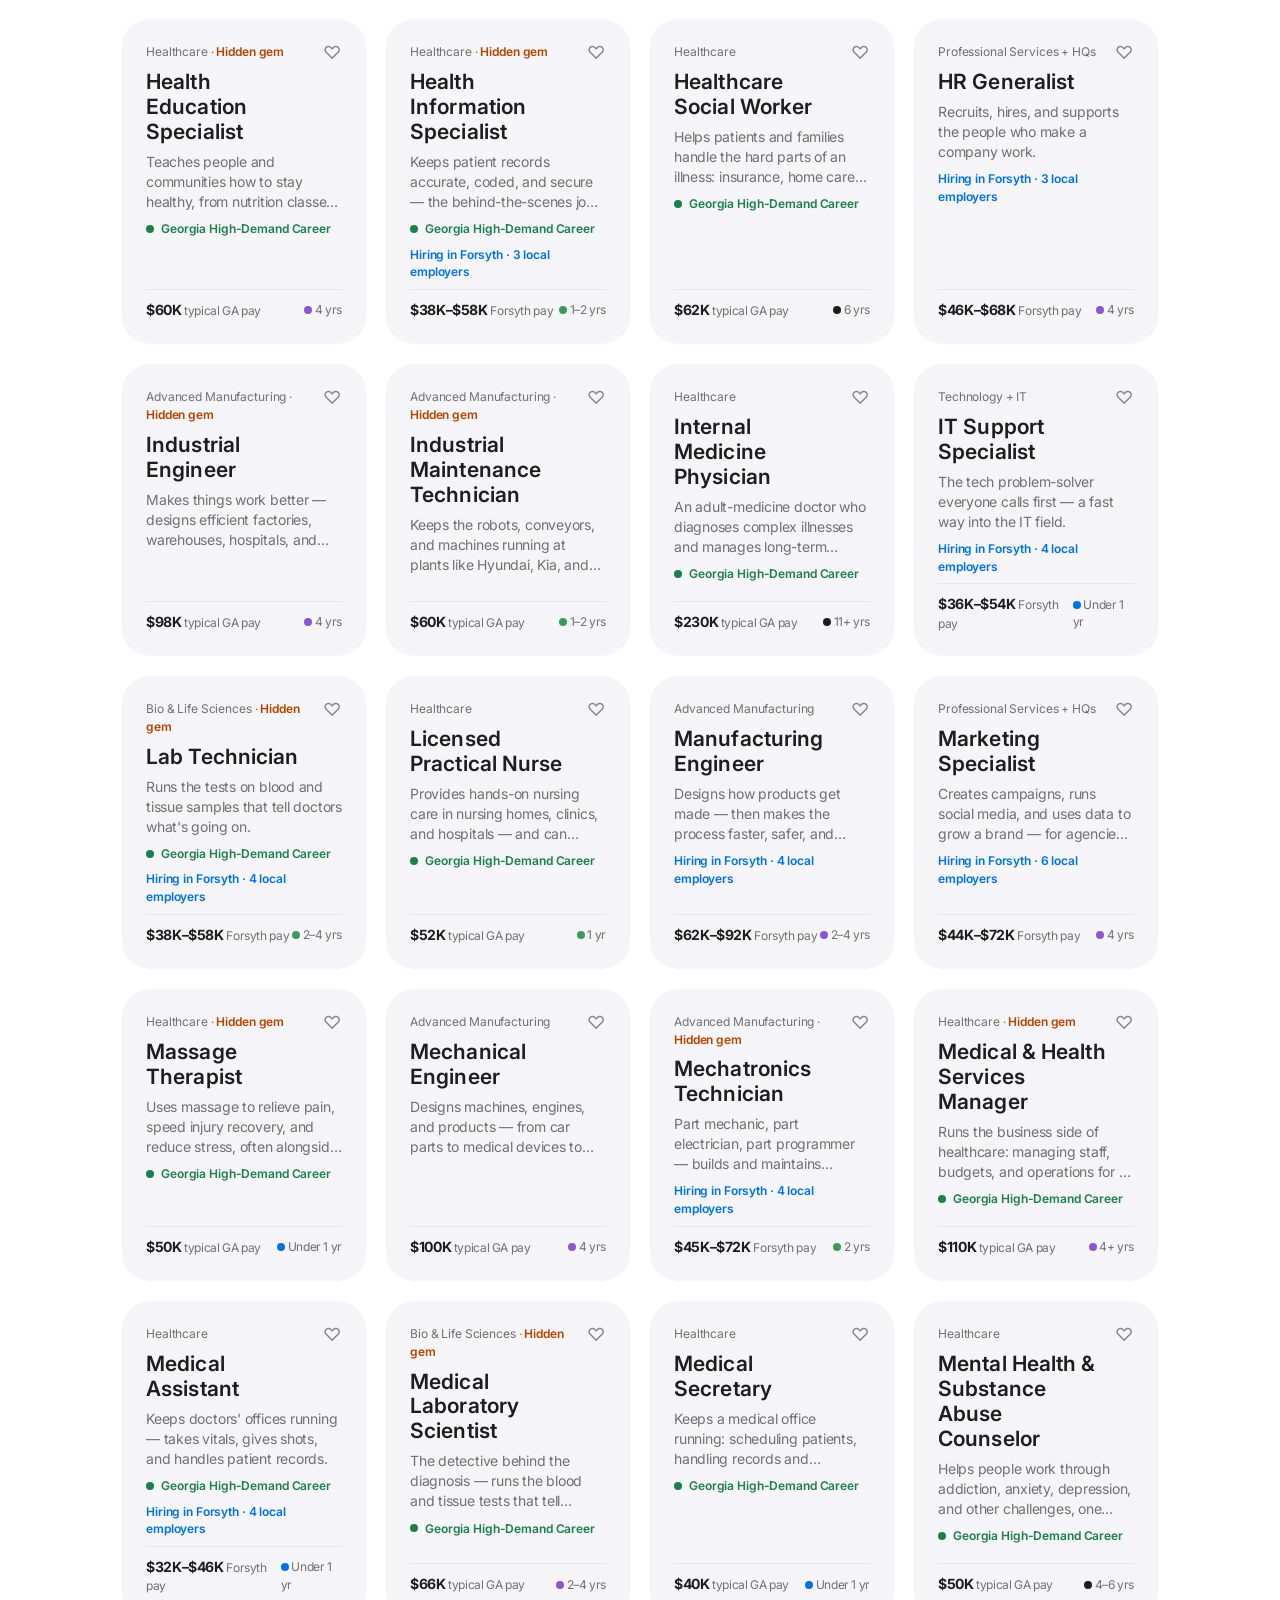
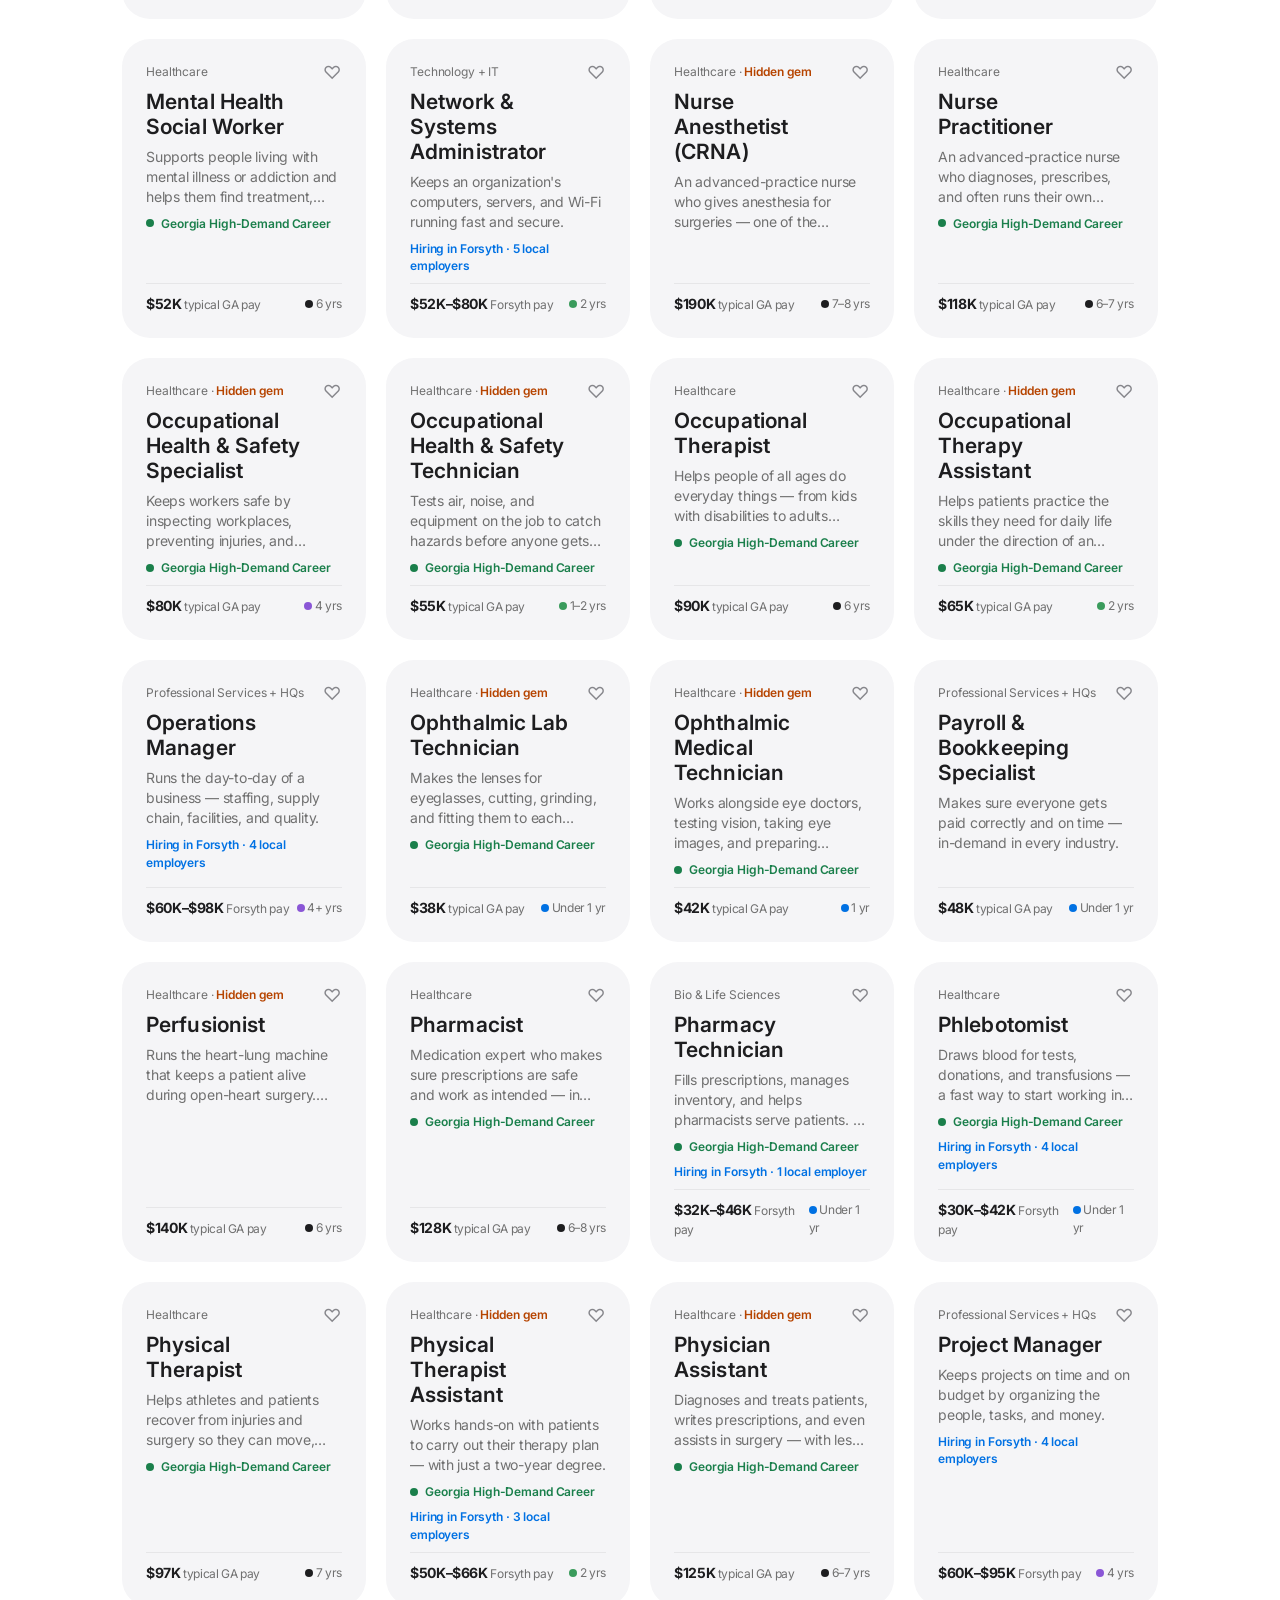
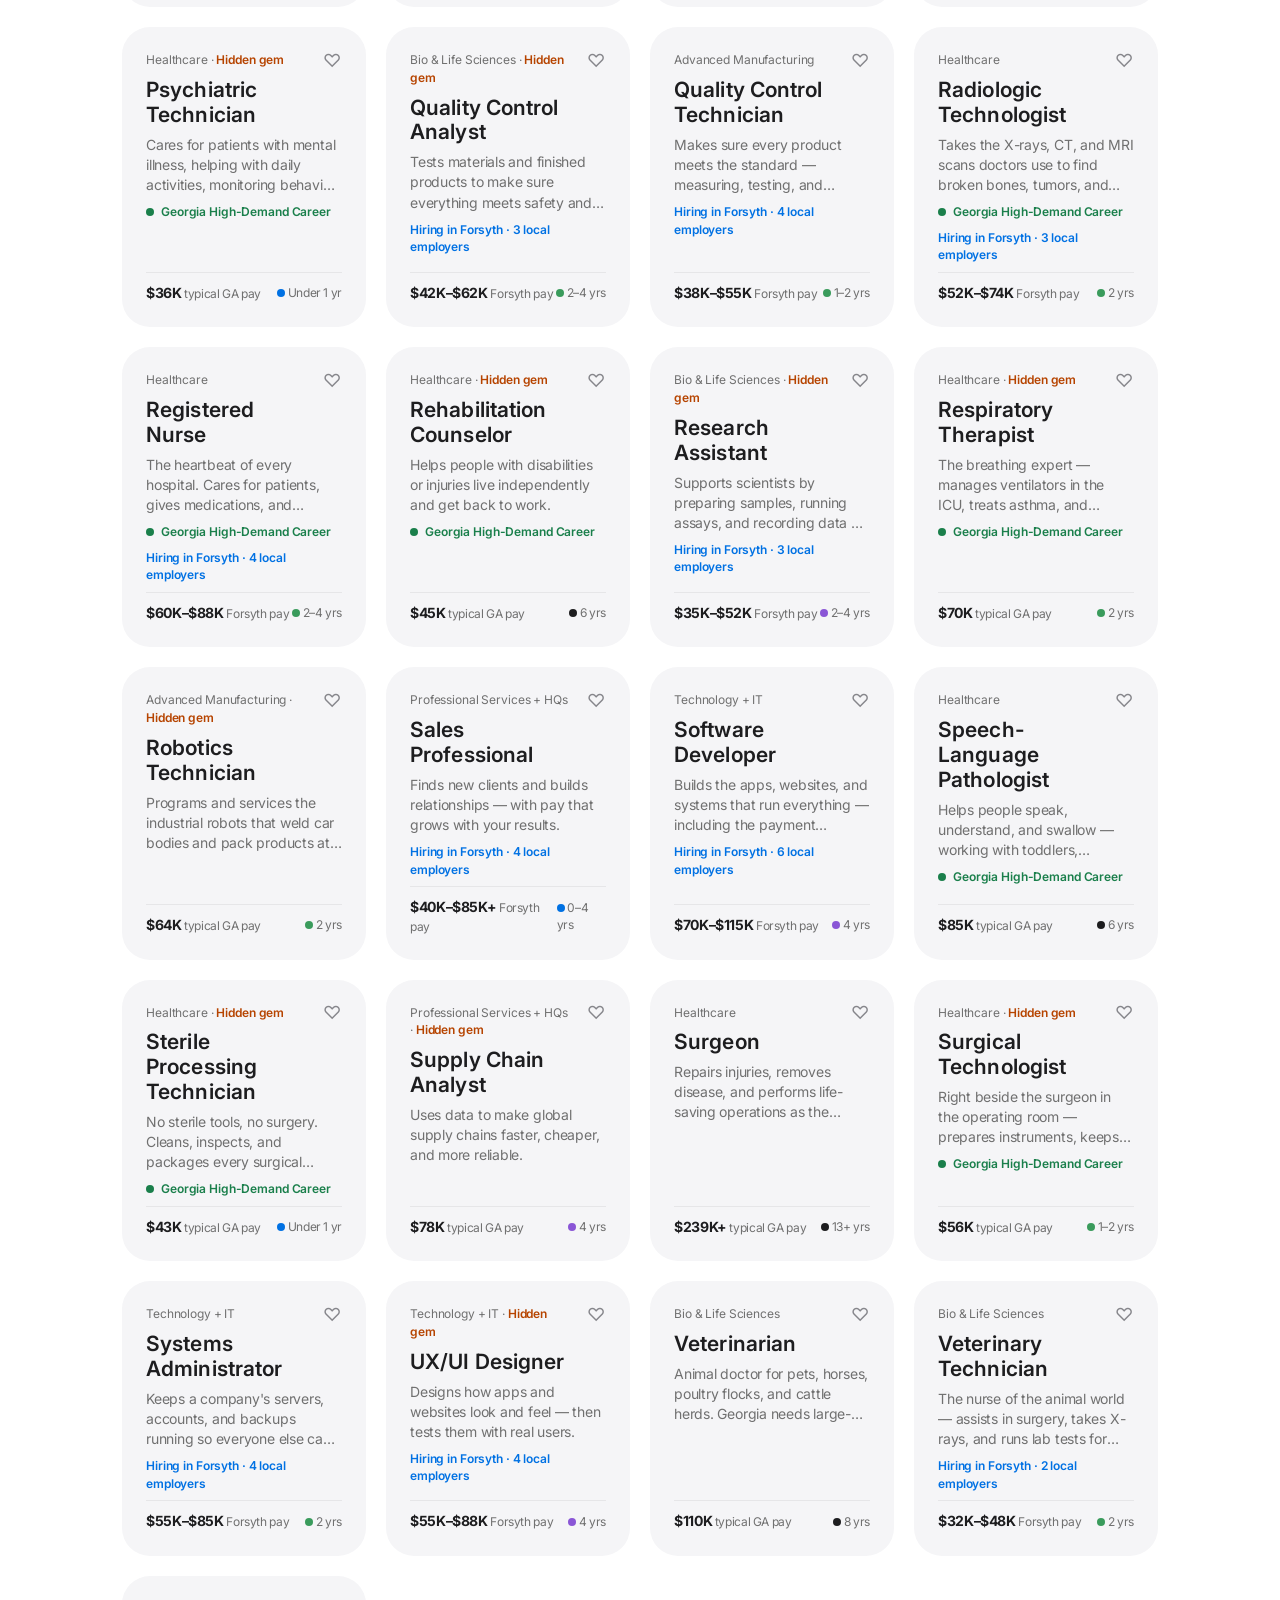
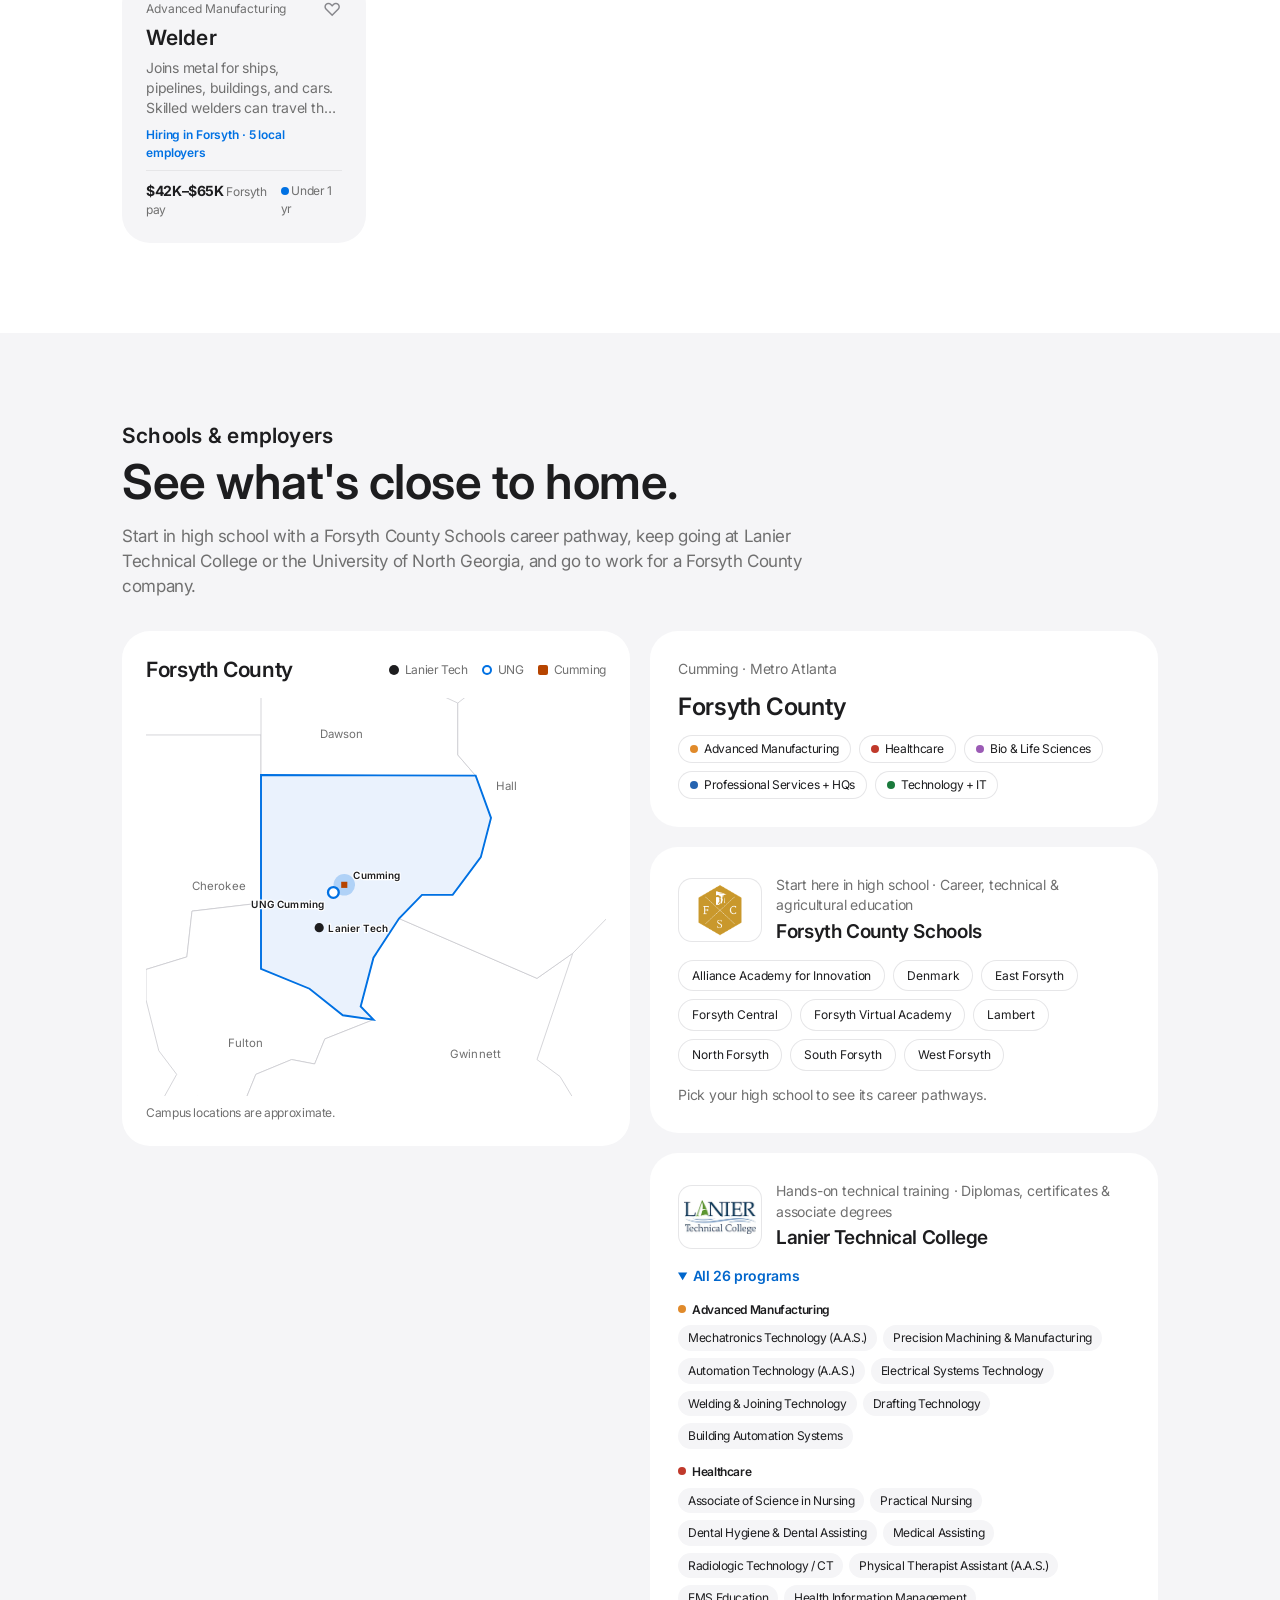
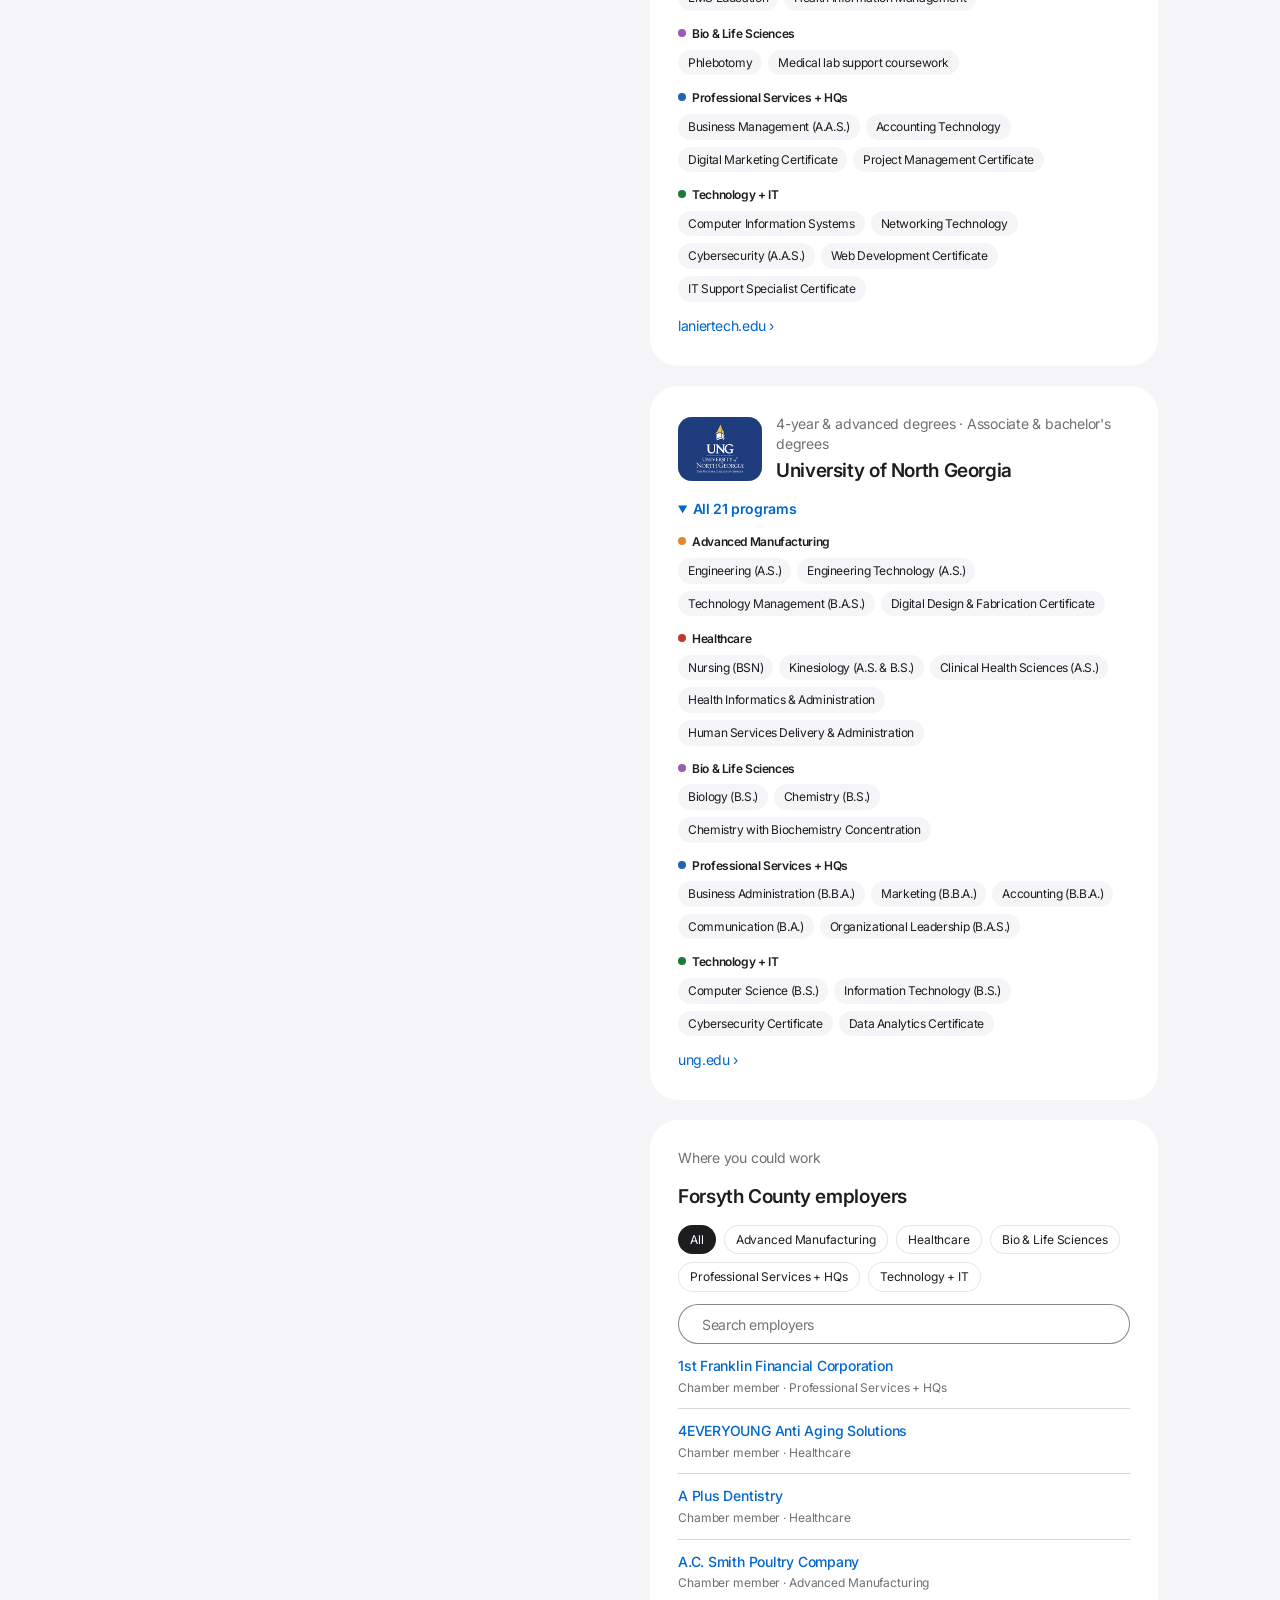
<file: forsyth/index.html>
<!doctype html>
<html lang="en">
<head>
  <meta charset="utf-8">
  <meta name="viewport" content="width=device-width, initial-scale=1">
  <title>FOCO Works Pathway Explorer</title>
  <meta name="description" content="Explore Forsyth County's five top industries, discover careers you never knew existed, and see which Forsyth County schools teach them and which local companies hire for them.">
  <link rel="preconnect" href="https://fonts.googleapis.com">
  <link rel="preconnect" href="https://fonts.gstatic.com" crossorigin>
  <link href="https://fonts.googleapis.com/css2?family=Inter:wght@400;500;600&display=swap" rel="stylesheet">
  <link rel="stylesheet" href="css/styles.css">
</head>
<body>
  <a class="skip" href="#main">Skip to content</a>

  <!-- Global navigation -->
  <header class="global-nav">
    <div class="wrap global-nav__inner">
      <a class="brand" href="#top" aria-label="FOCO Works Pathway Explorer home">
        <svg viewBox="0 0 24 24" width="16" height="16" aria-hidden="true"><path d="M4 20V9l8-5 8 5v11h-5v-6H9v6z" fill="currentColor"/></svg>
        <span>FOCO Works</span>
      </a>
      <nav aria-label="Primary">
        <ul class="global-nav__links">
          <li><a href="#dream">Explore</a></li>
          <li><a href="#grads">Meet Grads</a></li>
          <li><a href="#industries">Top Industries</a></li>
          <li><a href="#library">All Careers</a></li>
          <li><a href="#local">Schools &amp; Employers</a></li>
          <li><a href="#parents">For Parents</a></li>
        </ul>
      </nav>
    </div>
  </header>

  <!-- Local navigation -->
  <div class="local-nav" id="localNav">
    <div class="wrap local-nav__inner">
      <span class="local-nav__title">Pathway Explorer</span>
      <div class="local-nav__actions">
        <button class="pill pill--outline" type="button" id="openSaved" aria-haspopup="dialog">
          My list <span class="count" id="savedCount">0</span>
        </button>
        <a class="pill pill--blue" href="#dream">Start exploring</a>
      </div>
    </div>
  </div>

  <main id="main">
    <!-- Hero -->
    <section class="hero" id="top">
      <div class="wrap hero__text">
        <p class="kicker">Forsyth County, Georgia</p>
        <h1 class="display">Your future has more&nbsp;doors than you&nbsp;think.</h1>
        <p class="lead">Explore Forsyth County's five top industries together. Start with the job you already know, discover the roles right next to it, then see which Forsyth County schools teach it and which local companies hire for it.</p>
        <p class="hero__links">
          <a class="link" href="#dream">Find careers near your dream ›</a>
          <a class="link" href="#local">See local schools &amp; employers ›</a>
        </p>
      </div>
      <div class="hero__stage">
        <div class="hero__map fmap-wrap" id="heroMap" role="img" aria-label="Map of Forsyth County and its neighboring counties, with the city of Cumming and the Lanier Technical College and University of North Georgia campuses marked."></div>
        <div class="callout">
          <div>
            <strong id="heroCallout">5 top industries.</strong>
            <span id="heroCalloutSub"></span>
          </div>
          <a class="pill pill--blue" href="#industries">See top industries</a>
        </div>
      </div>
    </section>

    <!-- Anchor nav -->
    <nav class="anchor-nav" aria-label="Sections">
      <div class="wrap anchor-nav__inner">
        <a href="#dream">Dream bigger</a>
        <a href="#grads">Meet recent grads</a>
        <a href="#industries">Top industries</a>
        <a href="#library">Career library</a>
        <a href="#local">Schools &amp; employers</a>
        <a href="#parents">Paying for it</a>
      </div>
    </nav>

    <!-- Dream explorer -->
    <section class="band band--mist" id="dream">
      <div class="wrap">
        <div class="section-head">
          <div>
            <p class="kicker">Dream bigger</p>
            <h2 class="feature-heading">I want to be <span class="dream-word" id="dreamWord">a doctor</span>.</h2>
          </div>
          <a class="link" href="#library">See every career ›</a>
        </div>
        <p class="body section-intro">Most students can name a handful of jobs. But every one of them sits inside a whole team of careers, many with less schooling, great pay, and real demand in Forsyth County. Pick a starting point and see what's around it.</p>

        <div class="dream-chips" role="tablist" aria-label="Starting points" id="dreamChips"></div>

        <div class="card constellation-card">
          <div class="constellation" id="constellation" aria-live="polite"></div>
          <div class="constellation-legend">
            <span><i class="dot dot--edu-cert"></i>Under 1 year</span>
            <span><i class="dot dot--edu-assoc"></i>1–2 years</span>
            <span><i class="dot dot--edu-bach"></i>4 years</span>
            <span><i class="dot dot--edu-adv"></i>6+ years</span>
            <span class="gem-key">Hidden gem</span>
            <span class="local-key">Hiring in Forsyth</span>
          </div>
        </div>
      </div>
    </section>

    <!-- Recent grad videos -->
    <section class="band" id="grads">
      <div class="wrap">
        <div class="section-head">
          <div>
            <p class="kicker">Meet recent grads</p>
            <h2 class="feature-heading">Hear it from people who just started.</h2>
          </div>
          <div class="carousel-controls">
            <button class="round-btn" type="button" data-rail="gradRail" data-dir="-1" aria-label="Scroll videos left">‹</button>
            <button class="round-btn" type="button" data-rail="gradRail" data-dir="1" aria-label="Scroll videos right">›</button>
          </div>
        </div>
        <p class="body section-intro">Short videos from young people a few years out of high school. They talk about where they trained, how they got hired, and what the job is really like.</p>
        <div class="filter-row" id="gradFilters" role="group" aria-label="Filter videos by industry"></div>
      </div>
      <div class="grad-rail" id="gradRail"></div>
    </section>

    <!-- Top industries -->
    <section class="band band--mist" id="industries">
      <div class="wrap">
        <div class="section-head">
          <div>
            <p class="kicker">Top industries</p>
            <h2 class="feature-heading">Forsyth County's five top industries.</h2>
          </div>
          <div class="carousel-controls">
            <button class="round-btn" type="button" data-rail="sectorRail" data-dir="-1" aria-label="Scroll industries left">‹</button>
            <button class="round-btn" type="button" data-rail="sectorRail" data-dir="1" aria-label="Scroll industries right">›</button>
          </div>
        </div>
        <p class="body section-intro">These are the industries Forsyth County is growing. Open one to see the careers in it, the programs that teach it at Forsyth County Schools, Lanier Tech, and UNG, and the local companies that hire for it.</p>
      </div>
      <div class="sector-rail" id="sectorRail"></div>
    </section>

    <!-- Library -->
    <section class="band" id="library">
      <div class="wrap">
        <div class="section-head">
          <div>
            <p class="kicker">Career library</p>
            <h2 class="feature-heading">Every path, side by side.</h2>
          </div>
          <span class="result-count" id="resultCount"></span>
        </div>

        <div class="filters">
          <label class="search">
            <span class="sr-only">Search careers</span>
            <input type="search" id="search" placeholder="Search careers, like “nurse” or “robots”" autocomplete="off">
          </label>
          <div class="filter-row" id="sectorFilters" role="group" aria-label="Industry"></div>
          <div class="filter-row" role="group" aria-label="Training and sorting">
            <div class="segmented" id="eduFilters" role="group" aria-label="Training time"></div>
            <label class="toggle"><input type="checkbox" id="gemsOnly"> Hidden gems only</label>
            <label class="toggle toggle--local"><input type="checkbox" id="localOnly"> Hiring in Forsyth only</label>
            <label class="toggle toggle--hd"><input type="checkbox" id="hdOnly"> GA High-Demand only</label>
            <label class="select">
              <span class="sr-only">Sort</span>
              <select id="sort">
                <option value="az">Sort: A–Z</option>
                <option value="pay">Sort: Highest pay</option>
                <option value="fast">Sort: Fastest to start</option>
              </select>
            </label>
          </div>
        </div>

        <div class="career-grid" id="careerGrid"></div>
      </div>
    </section>

    <!-- Schools & employers -->
    <section class="band band--mist" id="local">
      <div class="wrap">
        <div class="section-head">
          <div>
            <p class="kicker">Schools &amp; employers</p>
            <h2 class="feature-heading">See what's close to home.</h2>
          </div>
        </div>
        <p class="body section-intro">Start in high school with a Forsyth County Schools career pathway, keep going at Lanier Technical College or the University of North Georgia, and go to work for a Forsyth County company.</p>

        <div class="county-layout">
          <div class="county-map-card card">
            <div class="county-controls">
              <h3 class="map-title">Forsyth County</h3>
              <div class="map-legend">
                <span><i class="mk mk--tcsg"></i>Lanier Tech</span>
                <span><i class="mk mk--usg"></i>UNG</span>
                <span><i class="mk mk--city"></i>Cumming</span>
              </div>
            </div>
            <div class="county-map fmap-wrap" id="localMap"></div>
            <p class="map-note">Campus locations are approximate.</p>
          </div>

          <div class="county-panel" id="localPanel" aria-live="polite"></div>
        </div>
      </div>
    </section>

    <!-- Parents -->
    <section class="band" id="parents">
      <div class="wrap">
        <div class="section-head">
          <div>
            <p class="kicker">For parents &amp; families</p>
            <h2 class="feature-heading">A great career doesn't have to mean big debt.</h2>
          </div>
        </div>
        <div class="parent-grid">
          <article class="card card--mist info-card">
            <p class="kicker">Start in high school</p>
            <h3>CTAE pathways</h3>
            <p>Every Forsyth County high school offers career, technical, and agricultural education (CTAE) pathways. Alliance Academy for Innovation focuses on them, with pathways like mechatronics, cybersecurity, EMS, and drones.</p>
          </article>
          <article class="card card--mist info-card">
            <p class="kicker">College credit early</p>
            <h3>Dual Enrollment</h3>
            <p>Juniors and seniors can take college courses at Lanier Technical College or the University of North Georgia and earn credit before graduation, with tuition covered for eligible courses.</p>
          </article>
          <article class="card card--mist info-card">
            <p class="kicker">Technical college</p>
            <h3>HOPE Grant &amp; HOPE Career Grant</h3>
            <p>The HOPE Grant helps pay tuition for certificates and diplomas at Lanier Tech. The HOPE Career Grant can cover the rest of tuition for high-demand programs like welding, nursing, and IT.</p>
          </article>
          <article class="card card--mist info-card">
            <p class="kicker">University</p>
            <h3>HOPE &amp; Zell Miller Scholarships</h3>
            <p>Students who meet GPA and course requirements can receive the HOPE Scholarship, and top students can earn the Zell Miller Scholarship, at Georgia public colleges like UNG.</p>
          </article>
          <article class="card card--mist info-card">
            <p class="kicker">Apply with confidence</p>
            <h3>Georgia Match</h3>
            <p>Georgia Match proactively lets many seniors know they've been admitted to participating public colleges and universities. Check with your school counselor and GAfutures.org.</p>
          </article>
          <article class="card card--mist info-card">
            <p class="kicker">Stack it up</p>
            <h3>Start short, go far</h3>
            <p>A high school pathway can lead to a Lanier Tech certificate, then a degree at UNG. Medical assistant can lead to nursing; IT support can lead to cybersecurity. Students can start working sooner and keep climbing.</p>
          </article>
        </div>

        <div class="card card--mist talk-card">
          <div>
            <p class="kicker">Talk about it tonight</p>
            <h3 class="talk-title">Five questions to ask each other.</h3>
          </div>
          <ol class="talk-list">
            <li>What subjects or activities make time fly for you?</li>
            <li>Do you want to work with people, things, data, or ideas?</li>
            <li>Would you rather start working in 1 year, 2 years, or 4+ years?</li>
            <li>Which three careers on this site surprised you most?</li>
            <li>Which Forsyth County company could you visit or shadow?</li>
          </ol>
        </div>
      </div>
    </section>
  </main>

  <footer class="footer">
    <div class="wrap">
      <p><strong>About this data.</strong> Industries, school programs, high-school pathways, local employers, and Forsyth pay ranges come from the <a class="link" href="https://focoworkspathwayexplorer.com/" target="_blank" rel="noopener">FOCO Works Pathway Explorer</a>, a Forsyth County Chamber of Commerce resource. "Georgia High-Demand Career" marks occupations on Georgia's High-Demand Career List. Industry growth figures: U.S. Bureau of Labor Statistics, Employment Projections &amp; Occupational Outlook Handbook, 2024–34. Careers without a Forsyth pay range are statewide roles shown so students can see the whole team around a familiar job; their pay is an approximate Georgia median wage. Program offerings and openings change, so confirm details with the school or employer.</p>
      <p>County boundaries: U.S. Census Bureau. Learn more at <a class="link" href="https://www.forsyth.k12.ga.us/ctae" target="_blank" rel="noopener">forsyth.k12.ga.us</a>, <a class="link" href="https://www.laniertech.edu/" target="_blank" rel="noopener">laniertech.edu</a>, <a class="link" href="https://ung.edu/" target="_blank" rel="noopener">ung.edu</a>, and <a class="link" href="https://www.gafutures.org" target="_blank" rel="noopener">gafutures.org</a>.</p>
      <p class="footer__fine">FOCO Works Pathway Explorer · Built for Forsyth County students and families.</p>
    </div>
  </footer>

  <dialog class="sheet" id="careerDialog" aria-labelledby="dlgTitle">
    <div class="sheet__inner" id="careerDialogBody"></div>
  </dialog>
  <dialog class="sheet sheet--wide" id="industryDialog" aria-labelledby="indTitle">
    <div class="sheet__inner" id="industryDialogBody"></div>
  </dialog>
  <dialog class="sheet sheet--wide" id="tcsgDialog" aria-labelledby="tcsgTitle">
    <div class="sheet__inner" id="tcsgDialogBody"></div>
  </dialog>
  <dialog class="sheet" id="employerDialog" aria-labelledby="empTitle">
    <div class="sheet__inner" id="employerDialogBody"></div>
  </dialog>
  <dialog class="sheet sheet--video" id="videoDialog" aria-labelledby="vidTitle">
    <div class="sheet__inner" id="videoDialogBody"></div>
  </dialog>
  <dialog class="sheet sheet--narrow" id="savedDialog" aria-labelledby="savedTitle">
    <div class="sheet__inner" id="savedDialogBody"></div>
  </dialog>

  <script src="js/forsyth-map.js"></script>
  <script src="js/data-forsyth.js"></script>
  <script src="js/data-videos.js"></script>
  <script src="js/app.js"></script>
</body>
</html>
</file>
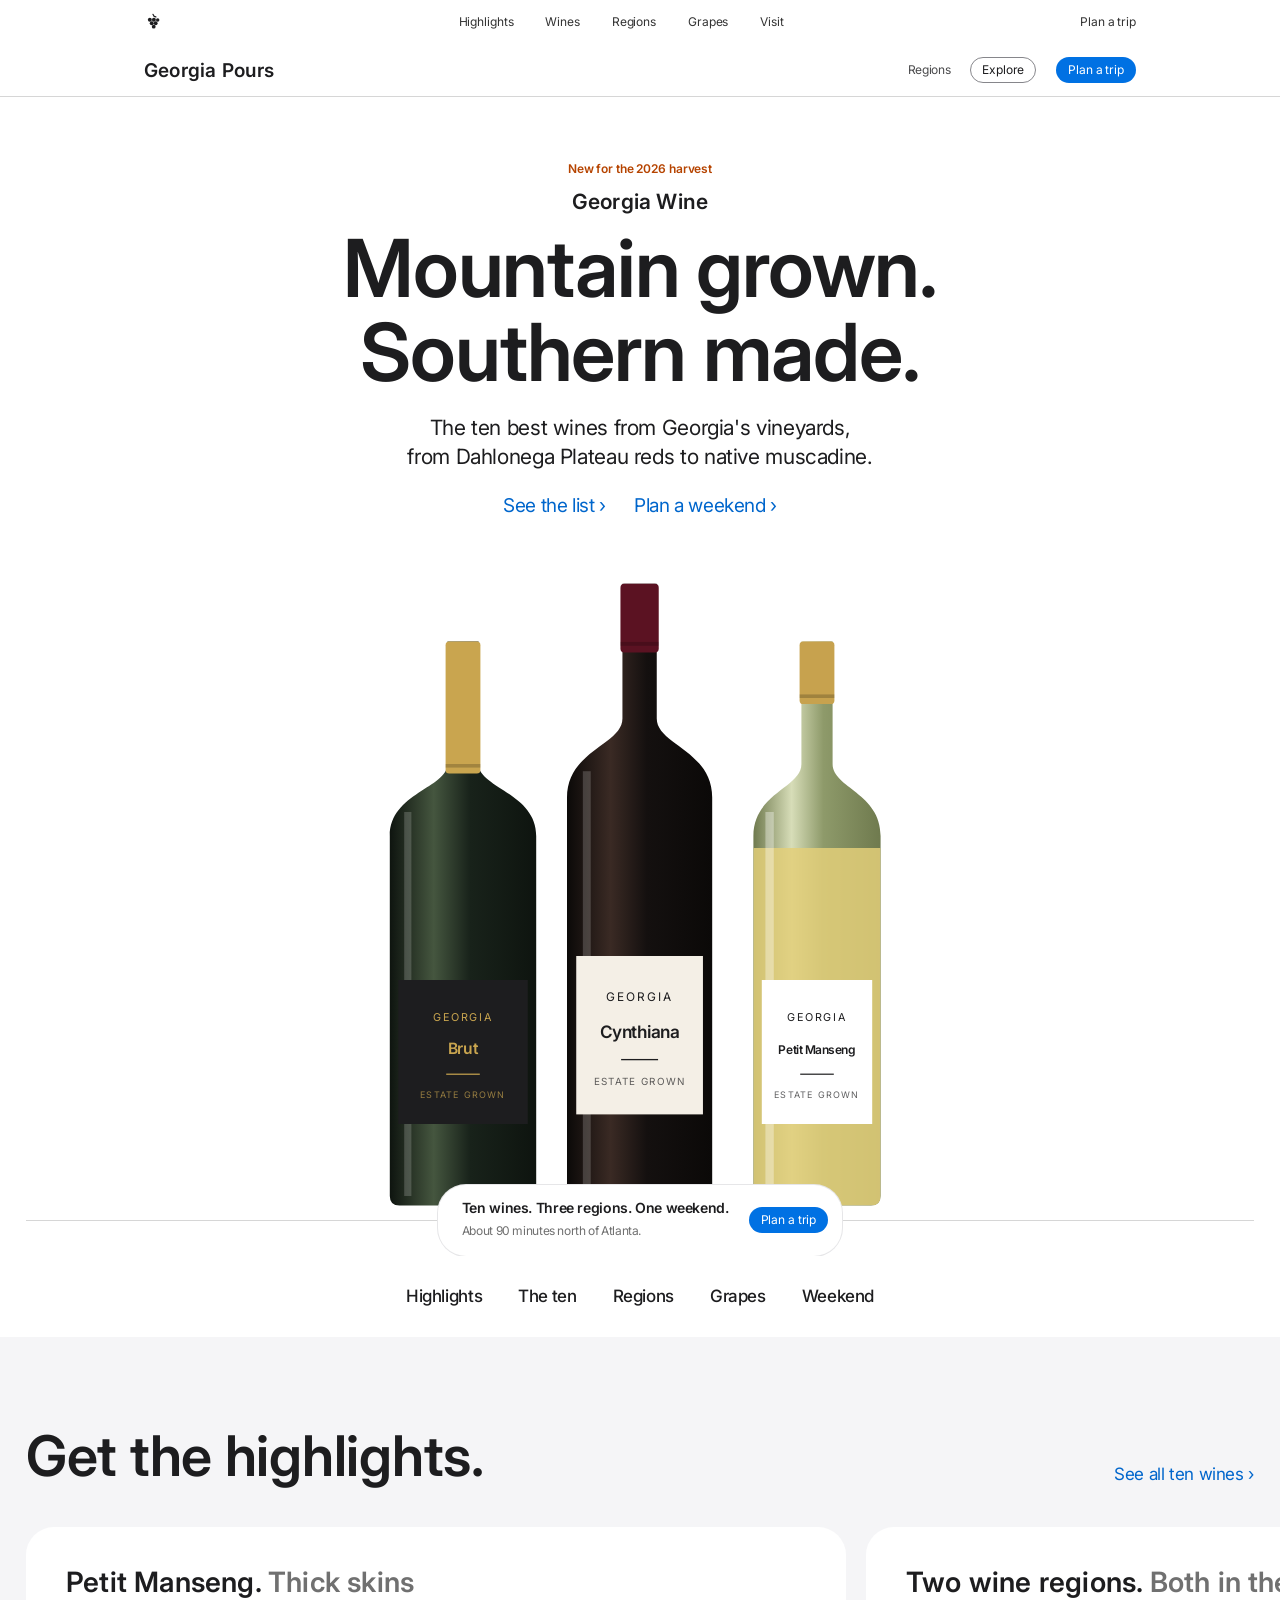
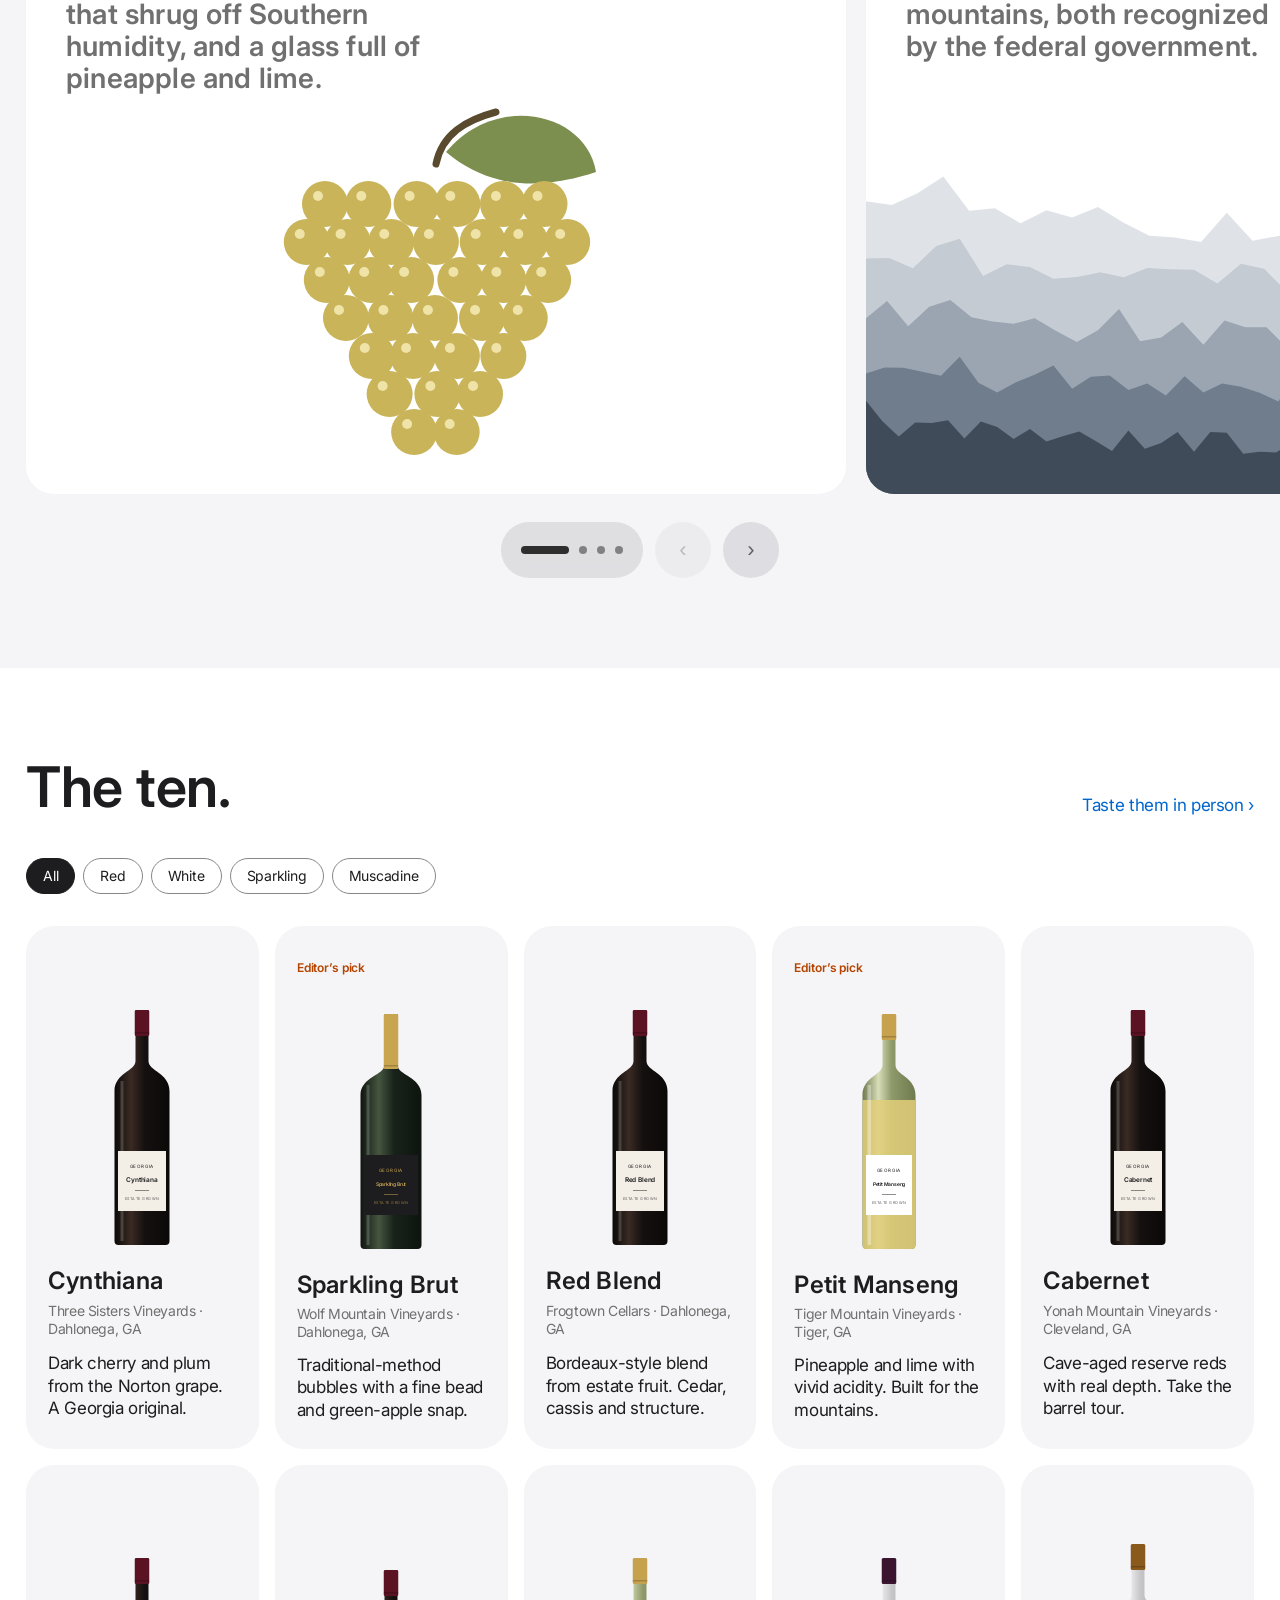
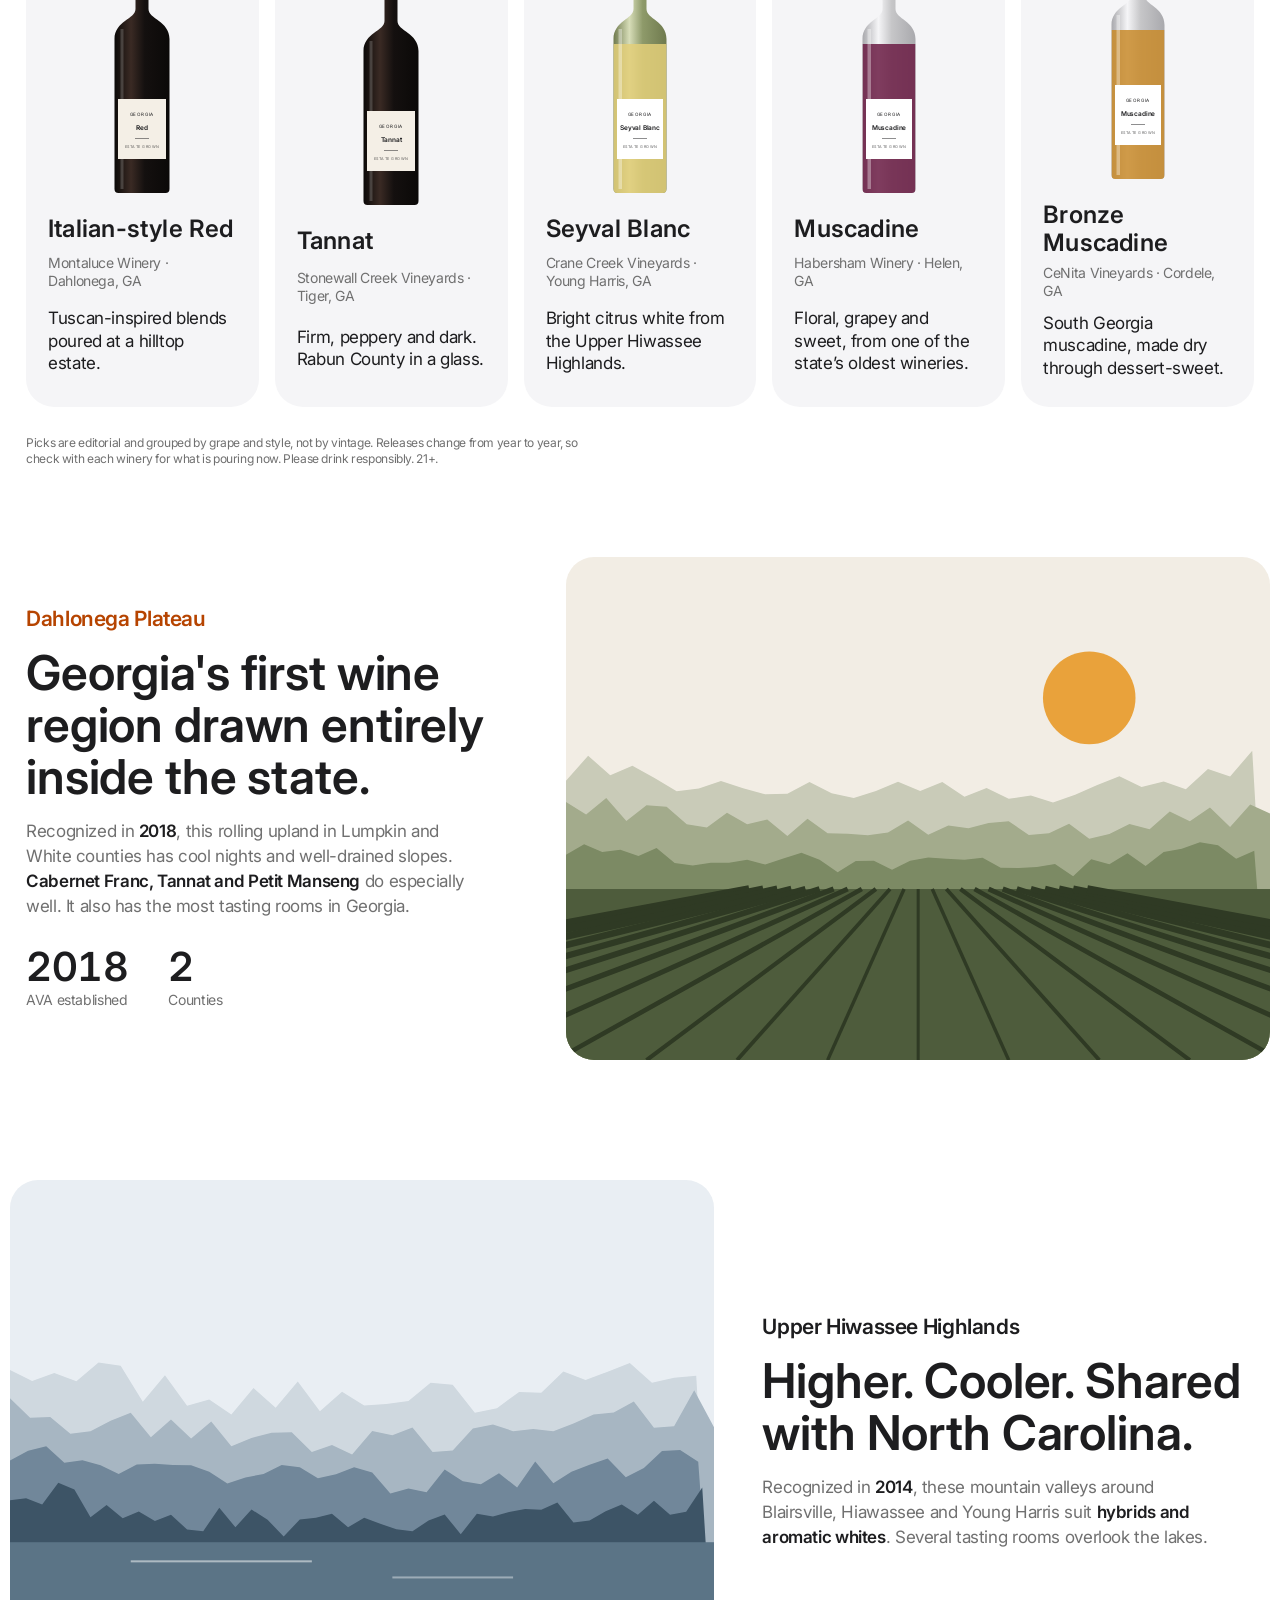
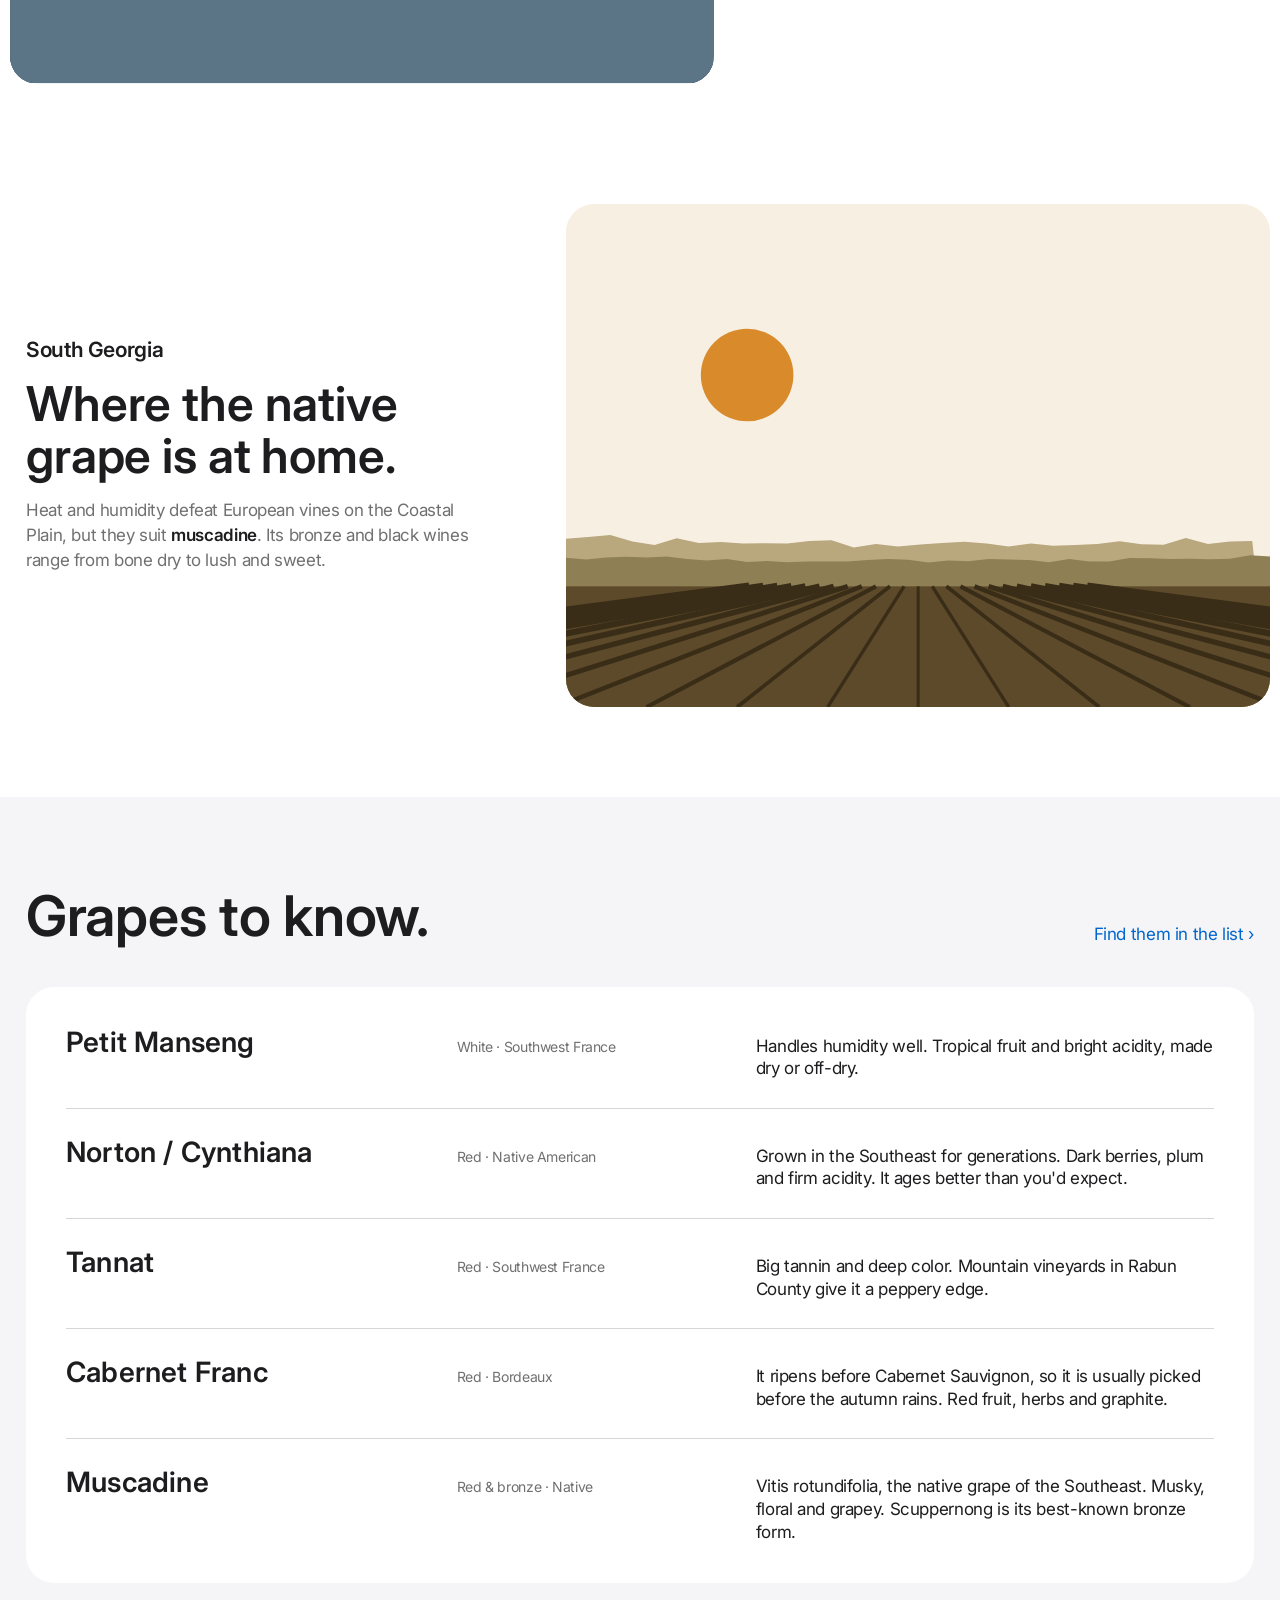
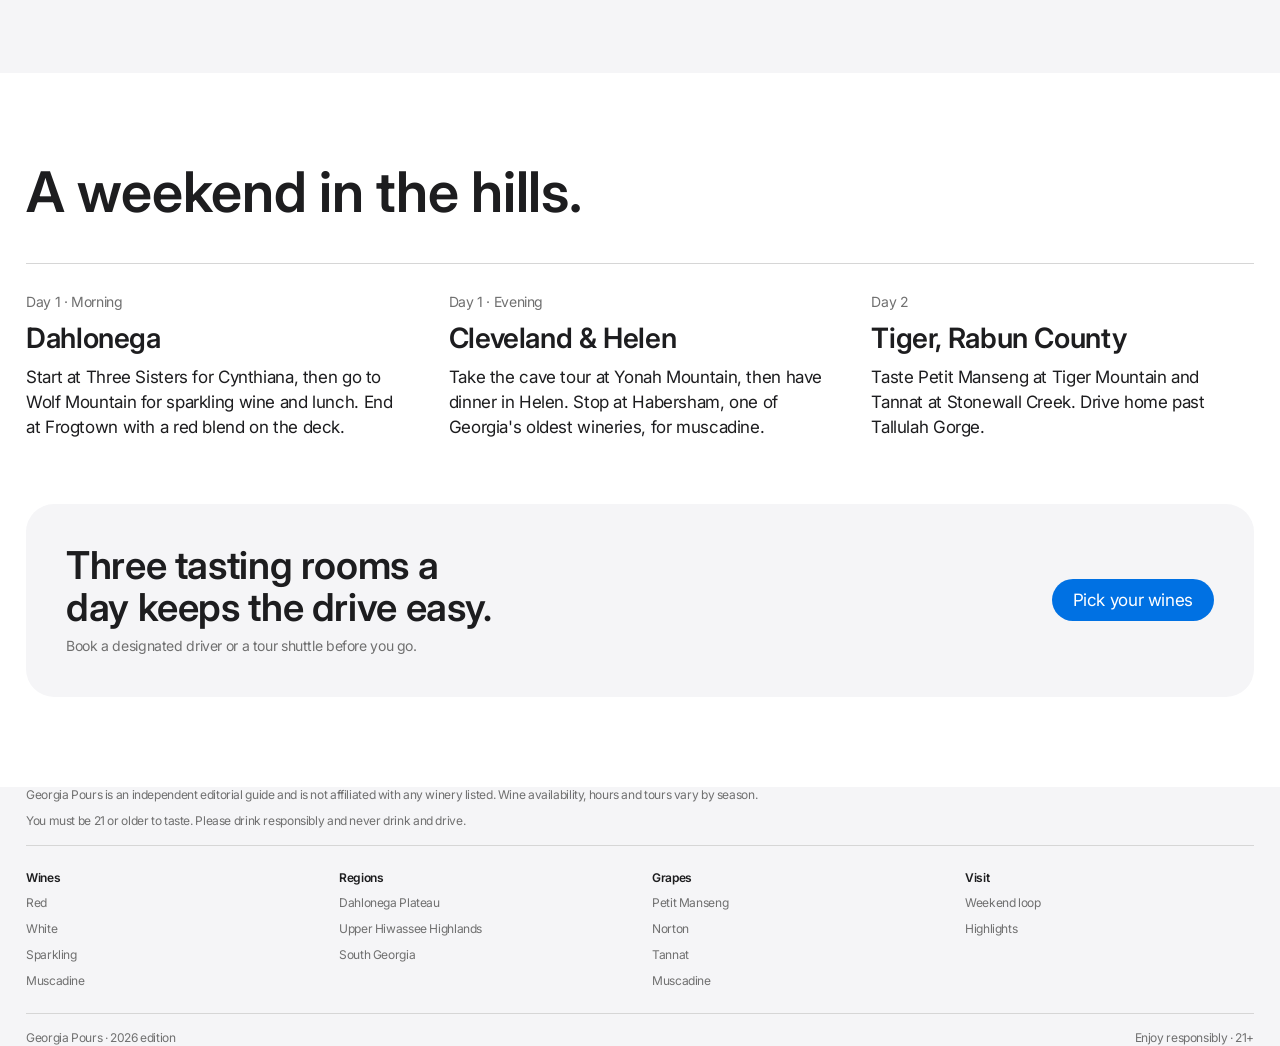
<file: georgia-wine/index.html>
<!doctype html>
<html lang="en">
<head>
<meta charset="utf-8">
<meta name="viewport" content="width=device-width, initial-scale=1, viewport-fit=cover">
<title>Georgia Pours</title>
<meta name="claude:viewport-fit-sides" content="cover">
<meta name="description" content="A guide to the best wines grown in Georgia, from Dahlonega Plateau reds to South Georgia muscadine.">
<link rel="preconnect" href="https://fonts.googleapis.com">
<link rel="preconnect" href="https://fonts.gstatic.com" crossorigin>
<link rel="stylesheet" href="https://fonts.googleapis.com/css2?family=Inter:wght@400;500;600&display=swap">
<style>
/* Layout: white gallery. Centered hero with bottle renders as the event, a mist highlights band of large white cards, white editorial chapters with imagery entering from the side. */
:root {
  --white: #ffffff;
  --mist: #f5f5f7;
  --frost: #fafafc;
  --hairline: #d6d6d6;
  --control: #e6e6e8;
  --ink: #1d1d1f;
  --slate: #707070;
  --steel: #86868b;
  --link: #0066cc;
  --cta: #0071e3;
  --cta-hover: #0077ed;
  --launch: #b64400;

  --font-display: 'Inter', -apple-system, BlinkMacSystemFont, 'Helvetica Neue', Arial, sans-serif;
  --font-text: 'Inter', -apple-system, BlinkMacSystemFont, 'Helvetica Neue', Arial, sans-serif;

  --max: 1024px;
  --max-wide: 1260px;
  --gutter-l: max(16px, env(safe-area-inset-left, 0px));
  --gutter-r: max(16px, env(safe-area-inset-right, 0px));
  --r-card: 28px;
  --r-pill: 9999px;
  --section: 90px;
  color-scheme: light;
}
* { box-sizing: border-box; }
body {
  margin: 0;
  background: var(--white);
  color: var(--ink);
  font-family: var(--font-text);
  font-size: 17px;
  line-height: 1.47;
  letter-spacing: -0.022em;
  -webkit-font-smoothing: antialiased;
}
a { color: var(--link); text-decoration: none; }
a:hover { text-decoration: underline; }
:focus-visible { outline: 2px solid var(--cta); outline-offset: 3px; border-radius: 4px; }
h1, h2, h3 { margin: 0; font-family: var(--font-display); font-weight: 600; text-wrap: balance; }
p { margin: 0; }
.wrap { max-width: var(--max); margin: 0 auto; padding-left: var(--gutter-l); padding-right: var(--gutter-r); }
.wrap-wide { max-width: var(--max-wide); margin: 0 auto; padding-left: var(--gutter-l); padding-right: var(--gutter-r); }

/* Buttons */
.pill {
  display: inline-flex; align-items: center; justify-content: center;
  font-size: 12px; line-height: 16px; letter-spacing: -0.01em; font-weight: 400;
  padding: 4px 11px; border-radius: var(--r-pill);
  border: 1px solid transparent; cursor: pointer; white-space: nowrap;
  font-family: var(--font-text);
}
.pill:hover { text-decoration: none; }
.pill-blue { background: var(--cta); color: var(--white); }
.pill-blue:hover { background: var(--cta-hover); }
.pill-outline { background: transparent; color: var(--ink); border-color: var(--steel); }
.pill-outline:hover { border-color: var(--ink); }
.btn-lg {
  display: inline-flex; align-items: center; font-size: 17px; line-height: 1.18;
  padding: 11px 21px; border-radius: var(--r-pill); background: var(--cta); color: var(--white);
}
.btn-lg:hover { background: var(--cta-hover); text-decoration: none; }
.more::after { content: " \203A"; }
.launch { color: var(--launch); font-size: 12px; line-height: 16px; font-weight: 600; letter-spacing: -0.01em; }

/* Global nav */
.gnav { background: rgba(255,255,255,.92); }
.gnav .wrap { height: 44px; display: flex; align-items: center; justify-content: space-between; gap: 24px; }
.gnav a { color: rgba(0,0,0,.8); font-size: 12px; letter-spacing: -0.01em; }
.gnav a:hover { color: var(--ink); text-decoration: none; }
.gnav-links { display: flex; gap: 32px; }
.glyph { display: inline-flex; align-items: center; }
.glyph svg { width: 18px; height: 18px; }

/* Local nav */
.lnav {
  position: sticky; top: env(safe-area-inset-top, 0px); z-index: 10;
  background: rgba(255,255,255,.82);
  -webkit-backdrop-filter: saturate(180%) blur(20px); backdrop-filter: saturate(180%) blur(20px);
  border-bottom: 1px solid var(--hairline);
}
.lnav .wrap { height: 52px; display: flex; align-items: center; justify-content: space-between; gap: 16px; }
.lnav-title { font-family: var(--font-display); font-size: 19px; line-height: 1.21; font-weight: 600; letter-spacing: 0.012em; color: var(--ink); }
.lnav-title:hover { text-decoration: none; }
.lnav-right { display: flex; align-items: center; gap: 20px; }
.lnav-right .txt { color: var(--ink); font-size: 12px; opacity: .8; }

/* Hero */
.hero { text-align: center; overflow: hidden; }
.hero .wrap { padding-block: 64px 0; display: grid; gap: 14px; justify-items: center; }
.kicker { font-family: var(--font-display); font-size: 21px; line-height: 1; font-weight: 600; letter-spacing: 0.011em; }
.hero-display {
  font-size: clamp(44px, 7.8vw, 80px);
  line-height: 1.05;
  letter-spacing: -0.015em;
  max-width: 14ch;
}
.hero-sub { font-size: clamp(19px, 2.2vw, 21px); line-height: 1.38; color: var(--ink); max-width: 36ch; margin-top: 6px; }
.hero-links { display: flex; gap: 28px; flex-wrap: wrap; justify-content: center; margin-top: 6px; font-size: 19px; }
.stage { position: relative; max-width: var(--max-wide); margin: 0 auto; padding-left: var(--gutter-l); padding-right: var(--gutter-r); }
.stage-img { display: flex; justify-content: center; align-items: flex-end; gap: 0; padding-top: 40px; }
.stage-img svg { height: clamp(300px, 52vw, 600px); width: auto; max-width: 34%; }
.stage-img svg:nth-child(2) { height: clamp(330px, 57vw, 660px); margin-inline: -2%; position: relative; z-index: 1; }
.floor { height: 1px; background: var(--hairline); margin-top: 0; }
.callout {
  position: relative; margin: -36px auto 0; z-index: 2;
  background: var(--white); border-radius: var(--r-card);
  box-shadow: 0 0 0 1px var(--control);
  padding: 14px 14px 14px 24px; display: flex; align-items: center; gap: 20px;
  width: fit-content; max-width: 100%; text-align: left;
}
.callout b { font-size: 14px; font-weight: 600; line-height: 1.29; display: block; }
.callout span { font-size: 12px; color: var(--slate); }

/* Anchor nav */
.anchors .wrap { display: flex; gap: 36px; justify-content: center; flex-wrap: wrap; padding-block: 28px; }
.anchors a { color: var(--ink); font-size: 17px; font-weight: 500; line-height: 25px; }
.anchors a:hover { color: var(--link); text-decoration: none; }

/* Section headers */
.sec { padding-block: var(--section); }
.mist { background: var(--mist); }
.sec-head { display: flex; justify-content: space-between; align-items: flex-end; gap: 20px; flex-wrap: wrap; margin-bottom: 40px; }
.h-sec { font-size: clamp(32px, 5.4vw, 56px); line-height: 1.07; letter-spacing: -0.005em; }

/* Highlights carousel */
.rail {
  display: grid; grid-auto-flow: column; grid-auto-columns: min(820px, 86vw);
  gap: 20px; overflow-x: auto; scroll-snap-type: x mandatory;
  padding-left: max(var(--gutter-l), calc((100vw - var(--max-wide)) / 2 + 16px));
  padding-right: var(--gutter-r);
  scroll-padding-left: max(var(--gutter-l), calc((100vw - var(--max-wide)) / 2 + 16px));
  scrollbar-width: none;
}
.rail::-webkit-scrollbar { display: none; }
.slide {
  scroll-snap-align: start;
  background: var(--white); border-radius: var(--r-card);
  min-height: 520px; overflow: hidden; position: relative;
  display: grid; grid-template-rows: auto 1fr;
  min-width: 0;
}
.slide-text { padding: 40px 40px 0; font-family: var(--font-display); font-size: clamp(22px, 2.6vw, 28px); line-height: 1.14; font-weight: 600; letter-spacing: 0.007em; max-width: 26ch; }
.slide-text em { font-style: normal; color: var(--slate); }
.slide-art { display: flex; align-items: flex-end; justify-content: center; line-height: 0; }
.slide-art svg { width: 100%; height: 100%; max-height: 400px; }
.controls { display: flex; justify-content: center; margin-top: 28px; gap: 12px; }
.ctrl-track {
  display: flex; align-items: center; gap: 10px; padding: 0 20px; height: 56px;
  background: rgba(210,210,215,.64); border-radius: 36px;
  -webkit-backdrop-filter: blur(7px); backdrop-filter: blur(7px);
}
.dot { width: 8px; height: 8px; border-radius: 50%; background: rgba(0,0,0,.42); border: 0; padding: 0; cursor: pointer; transition: width .3s, background .3s; }
.dot[aria-current="true"] { width: 48px; border-radius: 4px; background: rgba(0,0,0,.8); }
.ctrl-btn {
  width: 56px; height: 56px; border-radius: 50%; border: 0; cursor: pointer;
  background: rgba(210,210,215,.64); color: rgba(0,0,0,.56); font-size: 22px; line-height: 1;
  display: grid; place-items: center;
}
.ctrl-btn:hover { color: rgba(0,0,0,.8); }
.ctrl-btn:disabled { opacity: .4; cursor: default; }

/* Wine list */
.filters { display: flex; gap: 8px; flex-wrap: wrap; margin-bottom: 32px; }
.chip {
  font-family: var(--font-text); font-size: 14px; letter-spacing: -0.016em; line-height: 1.29;
  padding: 8px 16px; border-radius: var(--r-pill);
  background: var(--white); color: var(--ink); border: 1px solid var(--steel); cursor: pointer;
}
.chip:hover { border-color: var(--ink); }
.chip[aria-pressed="true"] { background: var(--ink); border-color: var(--ink); color: var(--white); }
.wines { display: grid; grid-template-columns: repeat(5, minmax(0, 1fr)); gap: 16px; }
@media (max-width: 1100px) { .wines { grid-template-columns: repeat(2, minmax(0, 1fr)); } }
@media (max-width: 560px) { .wines { gap: 10px; } .wine { padding: 18px 16px; grid-template-rows: auto 200px auto; } .wine-art svg { height: 195px; } .wine-name { font-size: 19px; } .wine-note { font-size: 14px; } }
.wine {
  background: var(--mist); border-radius: var(--r-card);
  padding: 28px 22px; display: grid; grid-template-rows: auto 260px auto; gap: 16px; min-width: 0;
}
.wine[hidden] { display: none !important; }
.wine-top { min-height: 16px; }
.wine-art { display: flex; justify-content: center; align-items: flex-end; }
.wine-art svg { height: 250px; width: auto; }
.wine-body { display: grid; gap: 6px; }
.wine-name { font-size: 24px; line-height: 1.17; letter-spacing: 0.009em; }
.wine-meta { font-size: 14px; line-height: 1.29; color: var(--slate); }
.wine-note { font-size: 17px; line-height: 1.33; margin-top: 6px; }
.fine { color: var(--slate); font-size: 12px; line-height: 1.33; margin-top: 28px; max-width: 72ch; }

/* Editorial chapters */
.chapter { display: grid; grid-template-columns: minmax(0, 5fr) minmax(0, 7fr); gap: 48px; align-items: center; }
.chapter + .chapter { margin-top: 120px; }
.chapter.flip { grid-template-columns: minmax(0, 7fr) minmax(0, 5fr); }
.chapter.flip .chapter-text { order: 2; }
.chapter-text { display: grid; gap: 16px; }
.chapter-kicker { font-family: var(--font-display); font-size: 21px; font-weight: 600; line-height: 1.19; color: var(--launch); }
.chapter-kicker.k-ink { color: var(--ink); }
.chapter-statement { font-size: clamp(32px, 4.4vw, 48px); line-height: 1.08; letter-spacing: -0.003em; }
.chapter-text p { color: var(--slate); font-size: 17px; line-height: 1.47; max-width: 42ch; }
.chapter-text p b { color: var(--ink); font-weight: 600; }
.chapter-fig { border-radius: var(--r-card); overflow: hidden; line-height: 0; margin: 0 calc(-1 * var(--gutter-r)) 0 0; }
.chapter.flip .chapter-fig { margin: 0 0 0 calc(-1 * var(--gutter-l)); }
.chapter-fig svg { width: 100%; height: auto; aspect-ratio: 7 / 5; max-width: 100%; display: block; }
.stat-row { display: flex; gap: 40px; flex-wrap: wrap; margin-top: 12px; }
.stat b { display: block; font-family: var(--font-display); font-size: 40px; line-height: 1; font-weight: 600; letter-spacing: -0.01em; font-variant-numeric: tabular-nums; }
.stat span { font-size: 14px; color: var(--slate); }

/* Grapes */
.grape-card { background: var(--white); border-radius: var(--r-card); padding: 12px 40px; }
.grape { display: grid; grid-template-columns: minmax(0, 4fr) minmax(0, 3fr) minmax(0, 5fr); gap: 24px; align-items: baseline; padding-block: 28px; }
.grape + .grape { border-top: 1px solid var(--hairline); }
.grape h3 { font-size: 28px; line-height: 1.14; letter-spacing: 0.007em; }
.grape .type { font-size: 14px; color: var(--slate); }
.grape p { font-size: 17px; line-height: 1.33; }

/* Trail */
.days { display: grid; grid-template-columns: repeat(3, minmax(0, 1fr)); gap: 40px; border-top: 1px solid var(--hairline); padding-top: 28px; }
.day { display: grid; gap: 10px; align-content: start; min-width: 0; }
.day .when { font-size: 14px; color: var(--slate); }
.day h3 { font-size: 28px; line-height: 1.14; }
.day p { font-size: 17px; line-height: 1.47; }
.trail-callout {
  margin-top: 64px; background: var(--mist); border-radius: var(--r-card);
  padding: 40px; display: flex; justify-content: space-between; align-items: center; gap: 24px; flex-wrap: wrap;
}
.trail-callout h3 { font-size: clamp(24px, 3vw, 40px); line-height: 1.1; max-width: 20ch; }
.trail-callout p { color: var(--slate); font-size: 14px; margin-top: 8px; }

/* Footer */
.footer { background: var(--mist); color: var(--slate); font-size: 12px; line-height: 1.33; }
.footer .wrap { padding-block: 20px 28px; }
.foot-notes { display: grid; gap: 10px; padding-bottom: 16px; border-bottom: 1px solid var(--hairline); }
.foot-cols { display: grid; grid-template-columns: repeat(4, minmax(0, 1fr)); gap: 24px; padding-block: 24px; }
.foot-col { display: grid; gap: 10px; align-content: start; }
.foot-col h4 { margin: 0; color: var(--ink); font-size: 12px; font-weight: 600; }
.foot-col a { color: var(--slate); }
.foot-col a:hover { color: var(--ink); }
.foot-bottom { display: flex; justify-content: space-between; gap: 12px; flex-wrap: wrap; padding-top: 16px; border-top: 1px solid var(--hairline); }

@media (max-width: 860px) {
  .gnav-links { display: none; }
  .chapter, .chapter.flip { grid-template-columns: 1fr; gap: 28px; }
  .chapter.flip .chapter-text { order: 0; }
  .chapter-fig, .chapter.flip .chapter-fig { margin: 0; }
  .grape { grid-template-columns: 1fr; gap: 6px; }
  .grape-card { padding: 4px 24px; }
  .days { grid-template-columns: 1fr; gap: 28px; }
  .foot-cols { grid-template-columns: repeat(2, minmax(0, 1fr)); }
  .slide { min-height: 440px; }
  .slide-text { padding: 28px 28px 0; }
  .anchors .wrap { gap: 20px; }
  .anchors a { font-size: 15px; }
}
@media (max-width: 560px) {
  .lnav-right .txt { display: none; }
  .callout { flex-direction: column; align-items: flex-start; padding: 20px 24px; gap: 12px; }
  .trail-callout { padding: 28px; }
  :root { --section: 64px; }
}
@media (prefers-reduced-motion: reduce) {
  * { transition: none !important; scroll-behavior: auto !important; }
}
html { scroll-behavior: smooth; }
</style>
</head>
<body>

<header class="gnav">
  <div class="wrap">
    <a class="glyph" href="#top" aria-label="Georgia Pours home">
      <svg viewBox="0 0 20 20" aria-hidden="true"><path d="M10 1.5c.4 1.6 1.6 2.6 3.2 2.8" stroke="#1d1d1f" stroke-width="1.4" fill="none" stroke-linecap="round"/><g fill="#1d1d1f"><circle cx="6.5" cy="7.5" r="2.2"/><circle cx="11" cy="7.5" r="2.2"/><circle cx="15.2" cy="7.8" r="1.9"/><circle cx="8.6" cy="11.4" r="2.2"/><circle cx="13" cy="11.4" r="2.1"/><circle cx="10.8" cy="15.2" r="2.1"/></g></svg>
    </a>
    <nav class="gnav-links" aria-label="Site">
      <a href="#highlights">Highlights</a>
      <a href="#wines">Wines</a>
      <a href="#regions">Regions</a>
      <a href="#grapes">Grapes</a>
      <a href="#trail">Visit</a>
    </nav>
    <a href="#trail">Plan a trip</a>
  </div>
</header>

<div class="lnav">
  <div class="wrap">
    <a class="lnav-title" href="#top">Georgia Pours</a>
    <div class="lnav-right">
      <a class="txt" href="#regions">Regions</a>
      <a class="pill pill-outline" href="#wines">Explore</a>
      <a class="pill pill-blue" href="#trail">Plan a trip</a>
    </div>
  </div>
</div>

<main id="top">
  <section class="hero">
    <div class="wrap">
      <span class="launch">New for the 2026 harvest</span>
      <p class="kicker">Georgia Wine</p>
      <h1 class="hero-display">Mountain grown. Southern made.</h1>
      <p class="hero-sub">The ten best wines from Georgia's vineyards, from Dahlonega Plateau reds to native muscadine.</p>
      <div class="hero-links">
        <a class="more" href="#wines">See the list</a>
        <a class="more" href="#trail">Plan a weekend</a>
      </div>
    </div>
    <div class="stage">
      <div class="stage-img" id="hero-bottles" aria-label="Three Georgia wine bottles: a sparkling, a red, and a white" role="img"></div>
      <div class="floor"></div>
      <div class="callout">
        <div>
          <b>Ten wines. Three regions. One weekend.</b>
          <span>About 90 minutes north of Atlanta.</span>
        </div>
        <a class="pill pill-blue" href="#trail">Plan a trip</a>
      </div>
    </div>
  </section>

  <nav class="anchors" aria-label="On this page">
    <div class="wrap">
      <a href="#highlights">Highlights</a>
      <a href="#wines">The ten</a>
      <a href="#regions">Regions</a>
      <a href="#grapes">Grapes</a>
      <a href="#trail">Weekend</a>
    </div>
  </nav>

  <section class="sec mist" id="highlights">
    <div class="wrap-wide">
      <div class="sec-head">
        <h2 class="h-sec">Get the highlights.</h2>
        <a class="more" href="#wines">See all ten wines</a>
      </div>
    </div>
    <div class="rail" id="rail" tabindex="0" aria-label="Highlights">
      <article class="slide"><p class="slide-text">Petit Manseng. <em>Thick skins that shrug off Southern humidity, and a glass full of pineapple and lime.</em></p><div class="slide-art" data-art="manseng"></div></article>
      <article class="slide"><p class="slide-text">Two wine regions. <em>Both in the mountains, both recognized by the federal government.</em></p><div class="slide-art" data-art="ridges"></div></article>
      <article class="slide"><p class="slide-text">Muscadine. <em>The Southeast's native grape, growing here long before anyone planted a vineyard.</em></p><div class="slide-art" data-art="muscadine"></div></article>
      <article class="slide"><p class="slide-text">Made the slow way. <em>Traditional-method sparkling, with its second fermentation in the bottle.</em></p><div class="slide-art" data-art="flute"></div></article>
    </div>
    <div class="controls">
      <div class="ctrl-track" id="dots"></div>
      <button class="ctrl-btn" id="prev" aria-label="Previous highlight">&#8249;</button>
      <button class="ctrl-btn" id="next" aria-label="Next highlight">&#8250;</button>
    </div>
  </section>

  <section class="sec" id="wines">
    <div class="wrap-wide">
      <div class="sec-head">
        <h2 class="h-sec">The ten.</h2>
        <a class="more" href="#trail">Taste them in person</a>
      </div>
      <div class="filters" role="group" aria-label="Filter by style">
        <button class="chip" id="f-all" data-filter="all" aria-pressed="true">All</button>
        <button class="chip" id="f-red" data-filter="red" aria-pressed="false">Red</button>
        <button class="chip" id="f-white" data-filter="white" aria-pressed="false">White</button>
        <button class="chip" id="f-sparkling" data-filter="sparkling" aria-pressed="false">Sparkling</button>
        <button class="chip" id="f-muscadine" data-filter="muscadine" aria-pressed="false">Muscadine</button>
      </div>
      <div class="wines" id="wine-grid"></div>
      <p class="fine">Picks are editorial and grouped by grape and style, not by vintage. Releases change from year to year, so check with each winery for what is pouring now. Please drink responsibly. 21+.</p>
    </div>
  </section>

  <section class="sec" id="regions" style="padding-top:0">
    <div class="wrap-wide">
      <div class="chapter">
        <div class="chapter-text">
          <span class="chapter-kicker">Dahlonega Plateau</span>
          <h2 class="chapter-statement">Georgia's first wine region drawn entirely inside the state.</h2>
          <p>Recognized in <b>2018</b>, this rolling upland in Lumpkin and White counties has cool nights and well-drained slopes. <b>Cabernet Franc, Tannat and Petit Manseng</b> do especially well. It also has the most tasting rooms in Georgia.</p>
          <div class="stat-row">
            <div class="stat"><b>2018</b><span>AVA established</span></div>
            <div class="stat"><b>2</b><span>Counties</span></div>
          </div>
        </div>
        <figure class="chapter-fig" style="margin-block:0" data-art="plateau"></figure>
      </div>
      <div class="chapter flip">
        <div class="chapter-text">
          <span class="chapter-kicker k-ink">Upper Hiwassee Highlands</span>
          <h2 class="chapter-statement">Higher. Cooler. Shared with North Carolina.</h2>
          <p>Recognized in <b>2014</b>, these mountain valleys around Blairsville, Hiawassee and Young Harris suit <b>hybrids and aromatic whites</b>. Several tasting rooms overlook the lakes.</p>
        </div>
        <figure class="chapter-fig" style="margin-block:0" data-art="lakes"></figure>
      </div>
      <div class="chapter">
        <div class="chapter-text">
          <span class="chapter-kicker k-ink">South Georgia</span>
          <h2 class="chapter-statement">Where the native grape is at home.</h2>
          <p>Heat and humidity defeat European vines on the Coastal Plain, but they suit <b>muscadine</b>. Its bronze and black wines range from bone dry to lush and sweet.</p>
        </div>
        <figure class="chapter-fig" style="margin-block:0" data-art="plain"></figure>
      </div>
    </div>
  </section>

  <section class="sec mist" id="grapes">
    <div class="wrap-wide">
      <div class="sec-head">
        <h2 class="h-sec">Grapes to know.</h2>
        <a class="more" href="#wines">Find them in the list</a>
      </div>
      <div class="grape-card">
        <div class="grape"><h3>Petit Manseng</h3><span class="type">White · Southwest France</span><p>Handles humidity well. Tropical fruit and bright acidity, made dry or off-dry.</p></div>
        <div class="grape"><h3>Norton / Cynthiana</h3><span class="type">Red · Native American</span><p>Grown in the Southeast for generations. Dark berries, plum and firm acidity. It ages better than you'd expect.</p></div>
        <div class="grape"><h3>Tannat</h3><span class="type">Red · Southwest France</span><p>Big tannin and deep color. Mountain vineyards in Rabun County give it a peppery edge.</p></div>
        <div class="grape"><h3>Cabernet Franc</h3><span class="type">Red · Bordeaux</span><p>It ripens before Cabernet Sauvignon, so it is usually picked before the autumn rains. Red fruit, herbs and graphite.</p></div>
        <div class="grape"><h3>Muscadine</h3><span class="type">Red &amp; bronze · Native</span><p>Vitis rotundifolia, the native grape of the Southeast. Musky, floral and grapey. Scuppernong is its best-known bronze form.</p></div>
      </div>
    </div>
  </section>

  <section class="sec" id="trail">
    <div class="wrap-wide">
      <div class="sec-head">
        <h2 class="h-sec">A weekend in the hills.</h2>
      </div>
      <div class="days">
        <article class="day">
          <span class="when">Day 1 · Morning</span>
          <h3>Dahlonega</h3>
          <p>Start at Three Sisters for Cynthiana, then go to Wolf Mountain for sparkling wine and lunch. End at Frogtown with a red blend on the deck.</p>
        </article>
        <article class="day">
          <span class="when">Day 1 · Evening</span>
          <h3>Cleveland &amp; Helen</h3>
          <p>Take the cave tour at Yonah Mountain, then have dinner in Helen. Stop at Habersham, one of Georgia's oldest wineries, for muscadine.</p>
        </article>
        <article class="day">
          <span class="when">Day 2</span>
          <h3>Tiger, Rabun County</h3>
          <p>Taste Petit Manseng at Tiger Mountain and Tannat at Stonewall Creek. Drive home past Tallulah Gorge.</p>
        </article>
      </div>
      <div class="trail-callout">
        <div>
          <h3>Three tasting rooms a day keeps the drive easy.</h3>
          <p>Book a designated driver or a tour shuttle before you go.</p>
        </div>
        <a class="btn-lg" href="#wines">Pick your wines</a>
      </div>
    </div>
  </section>
</main>

<footer class="footer">
  <div class="wrap-wide">
    <div class="foot-notes">
      <p>Georgia Pours is an independent editorial guide and is not affiliated with any winery listed. Wine availability, hours and tours vary by season.</p>
      <p>You must be 21 or older to taste. Please drink responsibly and never drink and drive.</p>
    </div>
    <div class="foot-cols">
      <div class="foot-col"><h4>Wines</h4><a href="#wines">Red</a><a href="#wines">White</a><a href="#wines">Sparkling</a><a href="#wines">Muscadine</a></div>
      <div class="foot-col"><h4>Regions</h4><a href="#regions">Dahlonega Plateau</a><a href="#regions">Upper Hiwassee Highlands</a><a href="#regions">South Georgia</a></div>
      <div class="foot-col"><h4>Grapes</h4><a href="#grapes">Petit Manseng</a><a href="#grapes">Norton</a><a href="#grapes">Tannat</a><a href="#grapes">Muscadine</a></div>
      <div class="foot-col"><h4>Visit</h4><a href="#trail">Weekend loop</a><a href="#highlights">Highlights</a></div>
    </div>
    <div class="foot-bottom">
      <span>Georgia Pours · 2026 edition</span>
      <span>Enjoy responsibly · 21+</span>
    </div>
  </div>
</footer>

<script>
(function () {
  var uid = 0;
  function rng(seed) { return function () { seed = (seed * 9301 + 49297) % 233280; return seed / 233280; }; }

  // Bottle render. The glass sheen is part of the image, not UI chrome.
  var KINDS = {
    red:       { glass: ['#14100f', '#3a2a24', '#0b0908'], cap: '#5b1222', label: '#f4efe6', ink: '#1d1d1f', w: 110, fill: null },
    white:     { glass: ['#8e9a6a', '#d7ddb8', '#6f7a4e'], cap: '#c7a24e', label: '#ffffff', ink: '#1d1d1f', w: 106, fill: '#e3cf7a' },
    sparkling: { glass: ['#18221a', '#45563f', '#0e140f'], cap: '#c9a54f', label: '#1d1d1f', ink: '#c9a54f', w: 122, fill: null, foil: true },
    muscadine: { glass: ['#c6c6c8', '#f5f5f7', '#a9a9ad'], cap: '#3b1430', label: '#ffffff', ink: '#1d1d1f', w: 106, fill: '#6b1d45' },
    bronze:    { glass: ['#c6c6c8', '#f5f5f7', '#a9a9ad'], cap: '#8a5a1c', label: '#ffffff', ink: '#1d1d1f', w: 106, fill: '#c98b2b' }
  };
  function bottle(kind, name) {
    var k = KINDS[kind], id = 'b' + (uid++);
    var W = 160, cx = 80, bw = k.w, hw = bw / 2, top = 18, neck = 13, shoulder = 150, base = 488;
    var body = 'M' + (cx - neck) + ' ' + top + ' L' + (cx - neck) + ' 120 C' + (cx - neck) + ' 140 ' + (cx - hw) + ' ' + (shoulder - 6) + ' ' + (cx - hw) + ' ' + (shoulder + 30) +
      ' L' + (cx - hw) + ' ' + (base - 8) + ' Q' + (cx - hw) + ' ' + base + ' ' + (cx - hw + 8) + ' ' + base + ' L' + (cx + hw - 8) + ' ' + base + ' Q' + (cx + hw) + ' ' + base + ' ' + (cx + hw) + ' ' + (base - 8) +
      ' L' + (cx + hw) + ' ' + (shoulder + 30) + ' C' + (cx + hw) + ' ' + (shoulder - 6) + ' ' + (cx + neck) + ' 140 ' + (cx + neck) + ' 120 L' + (cx + neck) + ' ' + top + ' Z';
    var s = '<defs><linearGradient id="' + id + 'g" x1="0" x2="1"><stop offset="0" stop-color="' + k.glass[2] + '"/><stop offset=".3" stop-color="' + k.glass[1] + '"/><stop offset=".55" stop-color="' + k.glass[0] + '"/><stop offset="1" stop-color="' + k.glass[2] + '"/></linearGradient>' +
      '<clipPath id="' + id + 'c"><path d="' + body + '"/></clipPath></defs>';
    s += '<path d="' + body + '" fill="url(#' + id + 'g)"/>';
    if (k.fill) s += '<rect clip-path="url(#' + id + 'c)" x="0" y="190" width="' + W + '" height="300" fill="' + k.fill + '" opacity=".85"/>' +
      '<rect clip-path="url(#' + id + 'c)" x="' + (cx - hw + 10) + '" y="160" width="7" height="320" fill="#ffffff" opacity=".35"/>';
    else s += '<rect clip-path="url(#' + id + 'c)" x="' + (cx - hw + 12) + '" y="160" width="6" height="320" fill="#ffffff" opacity=".18"/>';
    var capH = k.foil ? 110 : 52;
    s += '<rect x="' + (cx - neck - 1.5) + '" y="' + top + '" width="' + (2 * neck + 3) + '" height="' + capH + '" rx="3" fill="' + k.cap + '"/>';
    s += '<rect x="' + (cx - neck - 1.5) + '" y="' + (top + capH - 8) + '" width="' + (2 * neck + 3) + '" height="3" fill="#000" opacity=".2"/>';
    var ly = 300, lh = 120;
    s += '<rect x="' + (cx - hw + 7) + '" y="' + ly + '" width="' + (bw - 14) + '" height="' + lh + '" fill="' + k.label + '"/>';
    s += '<text x="' + cx + '" y="' + (ly + 34) + '" text-anchor="middle" font-family="Inter, Helvetica, Arial, sans-serif" font-size="9" letter-spacing="1.6" fill="' + k.ink + '">GEORGIA</text>';
    s += '<text x="' + cx + '" y="' + (ly + 62) + '" text-anchor="middle" font-family="Inter, Helvetica, Arial, sans-serif" font-weight="600" font-size="' + (name.length > 12 ? 10 : 13) + '" fill="' + k.ink + '">' + esc(name) + '</text>';
    s += '<rect x="' + (cx - 14) + '" y="' + (ly + 78) + '" width="28" height="1" fill="' + k.ink + '"/>';
    s += '<text x="' + cx + '" y="' + (ly + 98) + '" text-anchor="middle" font-family="Inter, Helvetica, Arial, sans-serif" font-size="7.5" letter-spacing="1" fill="' + k.ink + '" opacity=".7">ESTATE GROWN</text>';
    return '<svg viewBox="0 0 ' + W + ' 500" aria-hidden="true">' + s + '</svg>';
  }

  function ridgePts(r, w, h, base, amp, step) {
    var pts = ['0,' + h];
    for (var x = 0; x <= w; x += step) pts.push(x + ',' + (base + Math.sin(x / (w / 2.6) + r() * 0.5) * amp * 0.6 + (r() - 0.5) * amp * 0.45).toFixed(1));
    pts.push(w + ',' + h);
    return pts.join(' ');
  }

  function landscape(opts) {
    var r = rng(opts.seed), W = 700, H = 500, s = '<rect width="700" height="500" fill="' + opts.sky + '"/>';
    if (opts.sun) s += '<circle cx="' + opts.sun[0] + '" cy="' + opts.sun[1] + '" r="46" fill="' + opts.sunColor + '"/>';
    opts.layers.forEach(function (c, i) { s += '<polygon fill="' + c + '" points="' + ridgePts(r, W, H, opts.base + i * opts.gap, opts.amp - i * 6, 22 - i * 2) + '"/>'; });
    if (opts.water) s += '<rect y="' + opts.water + '" width="700" height="' + (H - opts.water) + '" fill="' + opts.waterColor + '"/><rect x="120" y="' + (opts.water + 18) + '" width="180" height="2" fill="#ffffff" opacity=".5"/><rect x="380" y="' + (opts.water + 34) + '" width="120" height="2" fill="#ffffff" opacity=".4"/>';
    if (opts.rows) {
      var y0 = opts.rows;
      s += '<rect y="' + y0 + '" width="700" height="' + (H - y0) + '" fill="' + opts.rowGround + '"/>';
      for (var k = -12; k <= 12; k++) s += '<line x1="' + (350 + k * 14) + '" y1="' + y0 + '" x2="' + (350 + k * 90) + '" y2="500" stroke="' + opts.rowColor + '" stroke-width="' + (3 + Math.abs(k) * 0.4) + '"/>';
    }
    return '<svg viewBox="0 0 700 500" preserveAspectRatio="xMidYMid slice" aria-hidden="true">' + s + '</svg>';
  }

  function grapes(color, hi, seed) {
    var r = rng(seed), s = '<path d="M350 70 C 356 40, 380 26, 410 18" stroke="#5a4a2e" stroke-width="7" fill="none" stroke-linecap="round"/>' +
      '<path d="M360 58 c 50 -60 140 -40 150 20 c -60 20 -110 14 -150 -20z" fill="#7d8f4e"/>';
    var rows = [6, 7, 6, 5, 4, 3, 2];
    for (var a = 0; a < rows.length; a++) for (var b = 0; b < rows[a]; b++) {
      var x = 350 + (b - (rows[a] - 1) / 2) * 44 + (r() - 0.5) * 6, y = 110 + a * 38;
      s += '<circle cx="' + x + '" cy="' + y + '" r="23" fill="' + color + '"/><circle cx="' + (x - 7) + '" cy="' + (y - 8) + '" r="5" fill="' + hi + '" opacity=".7"/>';
    }
    return '<svg viewBox="0 0 700 400" preserveAspectRatio="xMidYMax meet" aria-hidden="true">' + s + '</svg>';
  }

  function flute() {
    var r = rng(9), s = '<path d="M310 30h80l-8 210c-3 26-16 38-32 38s-29-12-32-38z" fill="none" stroke="#86868b" stroke-width="3"/>' +
      '<path d="M314 80h72l-7 160c-3 20-14 30-29 30s-26-10-29-30z" fill="#e8cf7c"/>' +
      '<line x1="350" y1="278" x2="350" y2="380" stroke="#86868b" stroke-width="3"/><path d="M300 384h100" stroke="#86868b" stroke-width="4" stroke-linecap="round"/>';
    for (var i = 0; i < 26; i++) s += '<circle cx="' + (326 + r() * 48) + '" cy="' + (90 + r() * 170) + '" r="' + (1.5 + r() * 2.5) + '" fill="#ffffff" opacity=".85"/>';
    return '<svg viewBox="0 0 700 400" preserveAspectRatio="xMidYMax meet" aria-hidden="true">' + s + '</svg>';
  }

  var ART = {
    manseng: function () { return grapes('#c9b45a', '#fff6c8', 3); },
    muscadine: function () { return grapes('#3a1530', '#b47aa0', 7); },
    flute: flute,
    ridges: function () { return landscape({ seed: 5, sky: '#ffffff', base: 150, gap: 50, amp: 70, layers: ['#dfe3e8', '#c4cbd3', '#9aa5b1', '#6f7d8c', '#3f4b58'] }); },
    plateau: function () { return landscape({ seed: 11, sky: '#f2ede4', sun: [520, 140], sunColor: '#e9a23b', base: 200, gap: 40, amp: 60, layers: ['#c9cbb8', '#a3ab8c', '#7c8a64'], rows: 330, rowGround: '#4e5c3c', rowColor: '#2f3a24' }); },
    lakes: function () { return landscape({ seed: 23, sky: '#e9eef3', base: 170, gap: 45, amp: 80, layers: ['#cfd8df', '#a7b6c2', '#71879a', '#3d5466'], water: 360, waterColor: '#5b7486' }); },
    plain: function () { return landscape({ seed: 31, sky: '#f6efe2', sun: [180, 170], sunColor: '#d98a2b', base: 330, gap: 20, amp: 14, layers: ['#b9a77d', '#8f7f55'], rows: 380, rowGround: '#5d4a2a', rowColor: '#3a2d18' }); }
  };
  document.querySelectorAll('[data-art]').forEach(function (el) { el.innerHTML = ART[el.dataset.art](); });

  function esc(t) { return String(t).replace(/[&<>"]/g, function (c) { return { '&': '&amp;', '<': '&lt;', '>': '&gt;', '"': '&quot;' }[c]; }); }

  document.getElementById('hero-bottles').innerHTML = bottle('sparkling', 'Brut') + bottle('red', 'Cynthiana') + bottle('white', 'Petit Manseng');

  var WINES = [
    { winery: 'Three Sisters Vineyards', grape: 'Cynthiana', town: 'Dahlonega', type: 'red', b: 'red', note: 'Dark cherry and plum from the Norton grape. A Georgia original.' },
    { winery: 'Wolf Mountain Vineyards', grape: 'Sparkling Brut', town: 'Dahlonega', type: 'sparkling', b: 'sparkling', note: 'Traditional-method bubbles with a fine bead and green-apple snap.', pick: true },
    { winery: 'Frogtown Cellars', grape: 'Red Blend', town: 'Dahlonega', type: 'red', b: 'red', note: 'Bordeaux-style blend from estate fruit. Cedar, cassis and structure.' },
    { winery: 'Tiger Mountain Vineyards', grape: 'Petit Manseng', town: 'Tiger', type: 'white', b: 'white', note: 'Pineapple and lime with vivid acidity. Built for the mountains.', pick: true },
    { winery: 'Yonah Mountain Vineyards', grape: 'Cabernet', town: 'Cleveland', type: 'red', b: 'red', note: 'Cave-aged reserve reds with real depth. Take the barrel tour.' },
    { winery: 'Montaluce Winery', grape: 'Italian-style Red', town: 'Dahlonega', type: 'red', b: 'red', note: 'Tuscan-inspired blends poured at a hilltop estate.' },
    { winery: 'Stonewall Creek Vineyards', grape: 'Tannat', town: 'Tiger', type: 'red', b: 'red', note: 'Firm, peppery and dark. Rabun County in a glass.' },
    { winery: 'Crane Creek Vineyards', grape: 'Seyval Blanc', town: 'Young Harris', type: 'white', b: 'white', note: 'Bright citrus white from the Upper Hiwassee Highlands.' },
    { winery: 'Habersham Winery', grape: 'Muscadine', town: 'Helen', type: 'muscadine', b: 'muscadine', note: 'Floral, grapey and sweet, from one of the state’s oldest wineries.' },
    { winery: 'CeNita Vineyards', grape: 'Bronze Muscadine', town: 'Cordele', type: 'muscadine', b: 'bronze', note: 'South Georgia muscadine, made dry through dessert-sweet.' }
  ];
  var grid = document.getElementById('wine-grid');
  grid.innerHTML = WINES.map(function (w) {
    return '<article class="wine" data-type="' + w.type + '">' +
      '<div class="wine-top">' + (w.pick ? '<span class="launch">Editor’s pick</span>' : '') + '</div>' +
      '<div class="wine-art">' + bottle(w.b, w.grape.length > 14 ? w.grape.split(' ').pop() : w.grape) + '</div>' +
      '<div class="wine-body"><h3 class="wine-name">' + esc(w.grape) + '</h3>' +
      '<span class="wine-meta">' + esc(w.winery) + ' · ' + esc(w.town) + ', GA</span>' +
      '<p class="wine-note">' + esc(w.note) + '</p></div></article>';
  }).join('');

  var chips = document.querySelectorAll('.chip');
  function setFilter(f) {
    chips.forEach(function (c) { c.setAttribute('aria-pressed', c.dataset.filter === f ? 'true' : 'false'); });
    grid.querySelectorAll('.wine').forEach(function (c) { c.hidden = !(f === 'all' || c.dataset.type === f); });
    try { localStorage.setItem('gp-filter', f); } catch (e) {}
  }
  chips.forEach(function (c) { c.addEventListener('click', function () { setFilter(c.dataset.filter); }); });
  try { var saved = localStorage.getItem('gp-filter'); if (saved) setFilter(saved); } catch (e) {}

  // Highlights carousel
  var rail = document.getElementById('rail'), slides = rail.querySelectorAll('.slide'), dots = document.getElementById('dots');
  var prev = document.getElementById('prev'), next = document.getElementById('next'), cur = 0;
  slides.forEach(function (_, i) {
    var d = document.createElement('button');
    d.className = 'dot'; d.setAttribute('aria-label', 'Highlight ' + (i + 1));
    d.addEventListener('click', function () { go(i); });
    dots.appendChild(d);
  });
  function go(i) {
    i = Math.max(0, Math.min(slides.length - 1, i));
    rail.scrollTo({ left: slides[i].offsetLeft - slides[0].offsetLeft, behavior: 'smooth' });
  }
  function sync() {
    var x = rail.scrollLeft, best = 0, bd = Infinity;
    slides.forEach(function (s, i) { var d = Math.abs(s.offsetLeft - slides[0].offsetLeft - x); if (d < bd) { bd = d; best = i; } });
    if (rail.scrollLeft + rail.clientWidth >= rail.scrollWidth - 4) best = slides.length - 1;
    cur = best;
    dots.querySelectorAll('.dot').forEach(function (d, i) { d.setAttribute('aria-current', i === cur ? 'true' : 'false'); });
    prev.disabled = cur === 0; next.disabled = cur === slides.length - 1;
  }
  prev.addEventListener('click', function () { go(cur - 1); });
  next.addEventListener('click', function () { go(cur + 1); });
  rail.addEventListener('scroll', function () { window.requestAnimationFrame(sync); }, { passive: true });
  sync();
})();
</script>
</body>
</html>
</file>
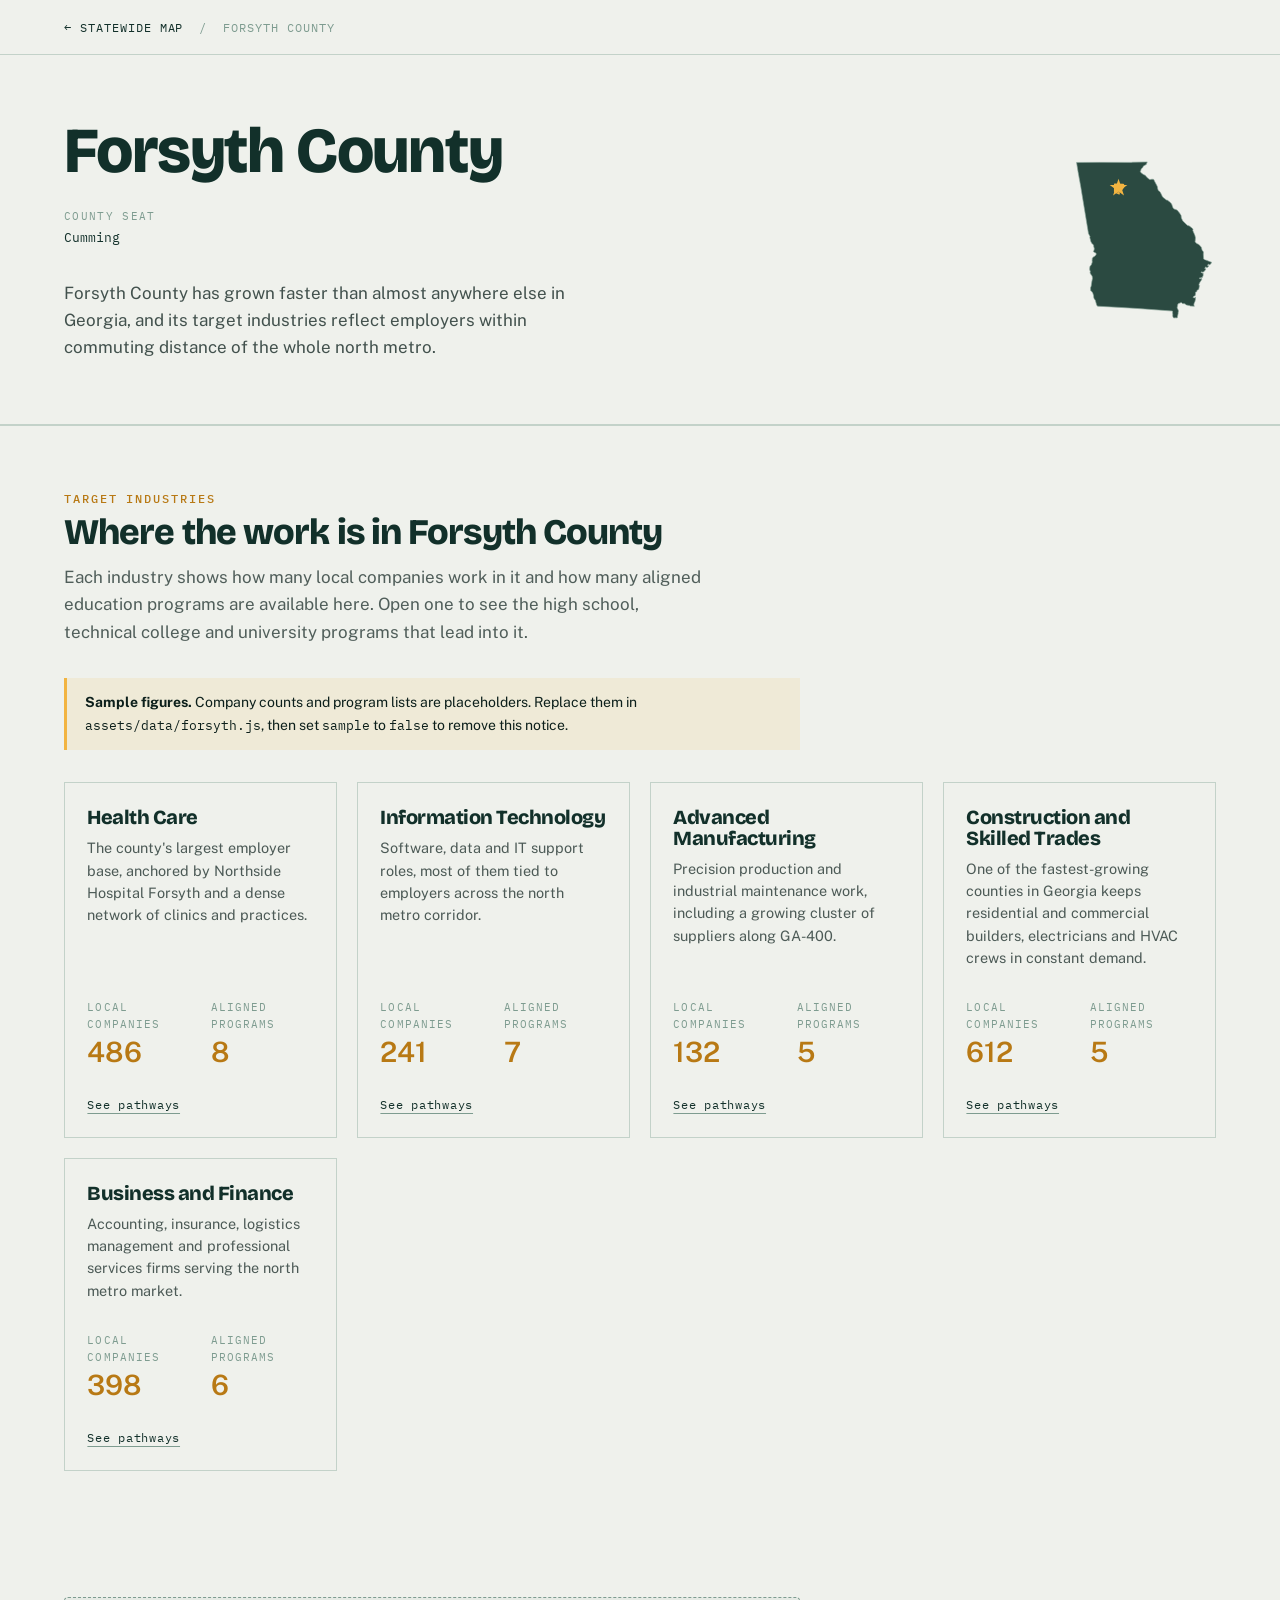
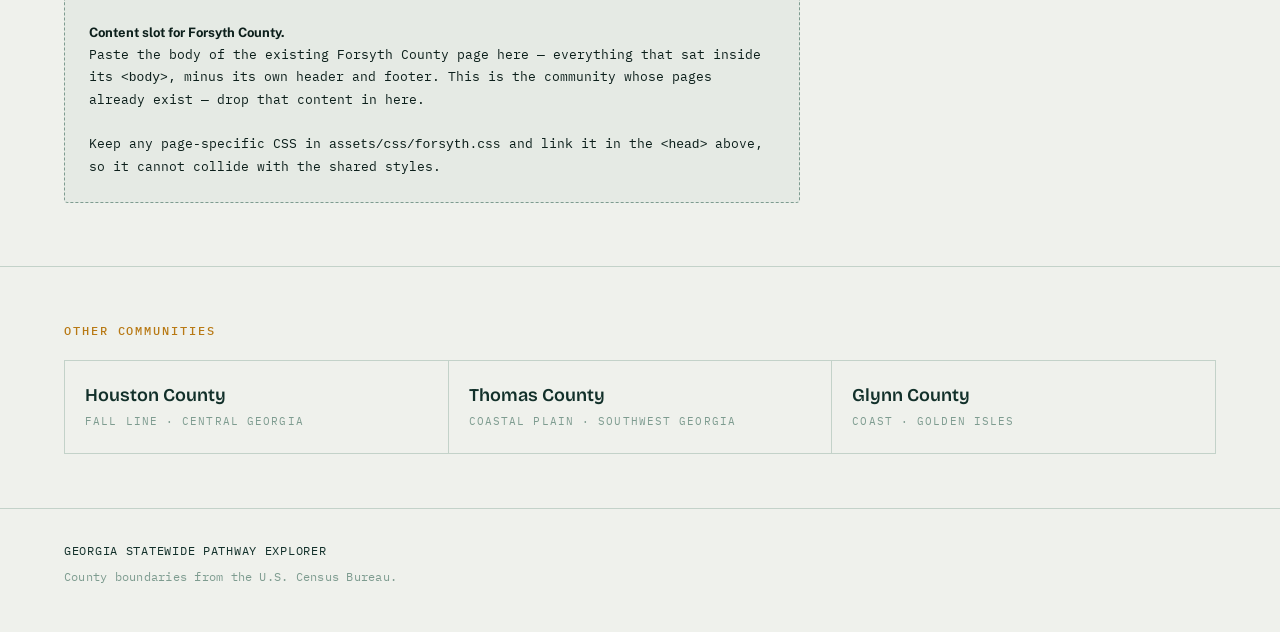
<file: counties/forsyth.html>
<!doctype html>
<html lang="en">
<head>
<meta charset="utf-8">
<meta name="viewport" content="width=device-width, initial-scale=1">
<title>Forsyth County &mdash; Georgia Statewide Pathway Explorer</title>
<meta name="description" content="Target industries and aligned education pathways in Forsyth County, Georgia.">
<link rel="preconnect" href="https://fonts.googleapis.com">
<link rel="preconnect" href="https://fonts.gstatic.com" crossorigin>
<link href="https://fonts.googleapis.com/css2?family=Bricolage+Grotesque:opsz,wght@12..96,600;12..96,800&family=IBM+Plex+Mono:wght@400;500&family=Public+Sans:ital,wght@0,400;0,600;1,400&display=swap" rel="stylesheet">
<link rel="stylesheet" href="../assets/css/base.css?v=6c9ff1d9">
<link rel="stylesheet" href="../assets/css/county.css?v=5b868f3f">
</head>
<body class="county">

<nav class="county-nav" aria-label="Breadcrumb">
  <a class="back" href="../index.html">Statewide map</a>
  <span class="sep" aria-hidden="true">/</span>
  <span class="here" aria-current="page">Forsyth County</span>
</nav>

<header class="county-head">
  <div>
    <h1>Forsyth County</h1>
    <dl class="county-facts">
      <div><dt>County seat</dt><dd>Cumming</dd></div>
    </dl>
    <p class="county-intro">Forsyth County has grown faster than almost anywhere else in Georgia, and its target industries reflect employers within commuting distance of the whole north metro.</p>
  </div>
  <img class="locator" src="../assets/img/locator-forsyth.svg?v=07368585" width="180" height="200"
       alt="Outline of Georgia with Forsyth County marked">
</header>

<section class="industries" id="industries" aria-labelledby="ind-title">
  <div class="section-head">
    <p class="eyebrow">Target industries</p>
    <h2 id="ind-title">Where the work is in Forsyth County</h2>
    <p class="section-note">Each industry shows how many local companies work in it and how
      many aligned education programs are available here. Open one to see the high school,
      technical college and university programs that lead into it.</p>
  </div>

  <div class="industry-root" id="industry-root">
    <noscript>
      <p class="placeholder">The target industries browser needs JavaScript. The rest of
        this page, and the statewide map, work without it.</p>
    </noscript>
  </div>
</section>

<main class="county-body">
  <!-- CONTENT:START — everything between these two markers is this community's
       own page content. Replace the block below with your existing markup.
       Headings (h2), paragraphs and lists are already styled by county.css. -->
  <div class="placeholder">
    <strong>Content slot for Forsyth County.</strong><br>
    Paste the body of the existing Forsyth County page here &mdash; everything that
    sat inside its <code>&lt;body&gt;</code>, minus its own header and footer. This is the community whose pages already exist &mdash; drop that content in here.<br><br>
    Keep any page-specific CSS in <code>assets/css/forsyth.css</code> and link it in
    the <code>&lt;head&gt;</code> above, so it cannot collide with the shared styles.
  </div>
  <!-- CONTENT:END -->
</main>

<section class="county-more" aria-labelledby="more-title">
  <p class="eyebrow" id="more-title">Other communities</p>
  <ul>
    <li><a href="houston.html"><span class="n">Houston County</span><span class="r">Fall Line &middot; Central Georgia</span></a></li>
    <li><a href="thomas.html"><span class="n">Thomas County</span><span class="r">Coastal Plain &middot; Southwest Georgia</span></a></li>
    <li><a href="glynn.html"><span class="n">Glynn County</span><span class="r">Coast &middot; Golden Isles</span></a></li>
  </ul>
</section>

<footer class="site-foot">
  <p>Georgia Statewide Pathway Explorer</p>
  <p class="foot-note">County boundaries from the U.S. Census Bureau.</p>
</footer>

<script src="../assets/data/forsyth.js?v=319d3798"></script>
<script src="../assets/js/industries.js?v=2a65b74b"></script>
</body>
</html>
</file>
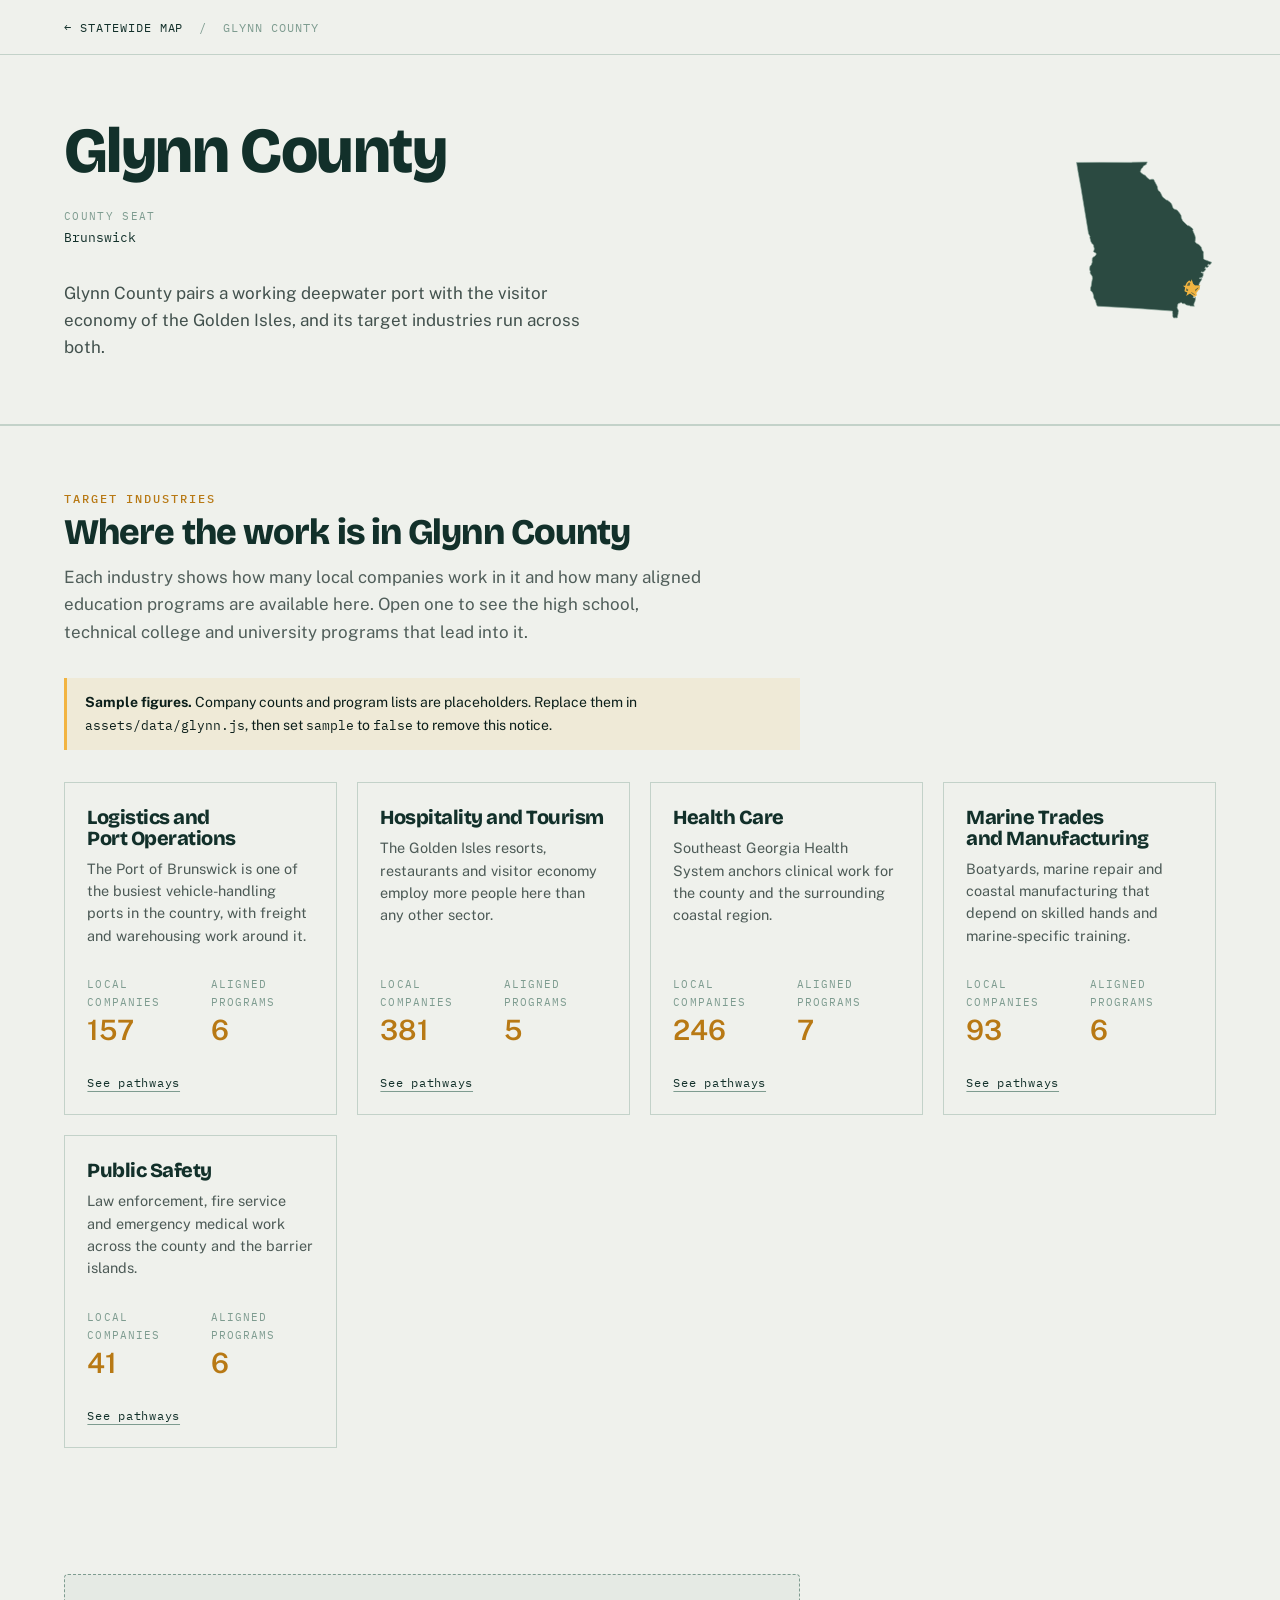
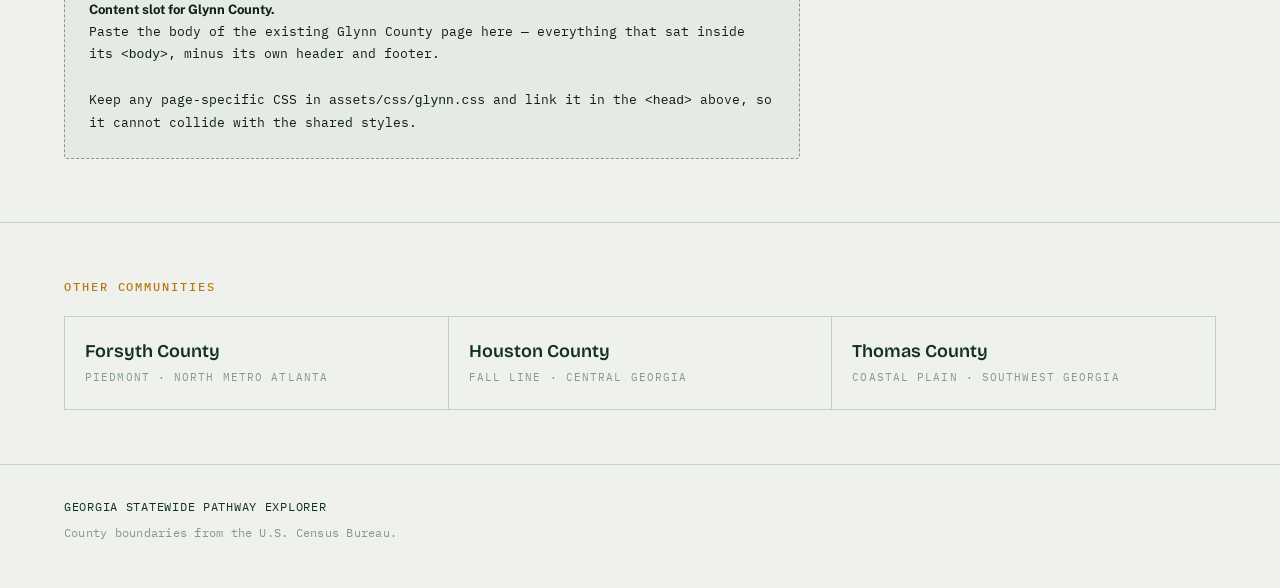
<file: counties/glynn.html>
<!doctype html>
<html lang="en">
<head>
<meta charset="utf-8">
<meta name="viewport" content="width=device-width, initial-scale=1">
<title>Glynn County &mdash; Georgia Statewide Pathway Explorer</title>
<meta name="description" content="Target industries and aligned education pathways in Glynn County, Georgia.">
<link rel="preconnect" href="https://fonts.googleapis.com">
<link rel="preconnect" href="https://fonts.gstatic.com" crossorigin>
<link href="https://fonts.googleapis.com/css2?family=Bricolage+Grotesque:opsz,wght@12..96,600;12..96,800&family=IBM+Plex+Mono:wght@400;500&family=Public+Sans:ital,wght@0,400;0,600;1,400&display=swap" rel="stylesheet">
<link rel="stylesheet" href="../assets/css/base.css?v=6c9ff1d9">
<link rel="stylesheet" href="../assets/css/county.css?v=5b868f3f">
</head>
<body class="county">

<nav class="county-nav" aria-label="Breadcrumb">
  <a class="back" href="../index.html">Statewide map</a>
  <span class="sep" aria-hidden="true">/</span>
  <span class="here" aria-current="page">Glynn County</span>
</nav>

<header class="county-head">
  <div>
    <h1>Glynn County</h1>
    <dl class="county-facts">
      <div><dt>County seat</dt><dd>Brunswick</dd></div>
    </dl>
    <p class="county-intro">Glynn County pairs a working deepwater port with the visitor economy of the Golden Isles, and its target industries run across both.</p>
  </div>
  <img class="locator" src="../assets/img/locator-glynn.svg?v=587910e6" width="180" height="200"
       alt="Outline of Georgia with Glynn County marked">
</header>

<section class="industries" id="industries" aria-labelledby="ind-title">
  <div class="section-head">
    <p class="eyebrow">Target industries</p>
    <h2 id="ind-title">Where the work is in Glynn County</h2>
    <p class="section-note">Each industry shows how many local companies work in it and how
      many aligned education programs are available here. Open one to see the high school,
      technical college and university programs that lead into it.</p>
  </div>

  <div class="industry-root" id="industry-root">
    <noscript>
      <p class="placeholder">The target industries browser needs JavaScript. The rest of
        this page, and the statewide map, work without it.</p>
    </noscript>
  </div>
</section>

<main class="county-body">
  <!-- CONTENT:START — everything between these two markers is this community's
       own page content. Replace the block below with your existing markup.
       Headings (h2), paragraphs and lists are already styled by county.css. -->
  <div class="placeholder">
    <strong>Content slot for Glynn County.</strong><br>
    Paste the body of the existing Glynn County page here &mdash; everything that
    sat inside its <code>&lt;body&gt;</code>, minus its own header and footer.<br><br>
    Keep any page-specific CSS in <code>assets/css/glynn.css</code> and link it in
    the <code>&lt;head&gt;</code> above, so it cannot collide with the shared styles.
  </div>
  <!-- CONTENT:END -->
</main>

<section class="county-more" aria-labelledby="more-title">
  <p class="eyebrow" id="more-title">Other communities</p>
  <ul>
    <li><a href="forsyth.html"><span class="n">Forsyth County</span><span class="r">Piedmont &middot; North metro Atlanta</span></a></li>
    <li><a href="houston.html"><span class="n">Houston County</span><span class="r">Fall Line &middot; Central Georgia</span></a></li>
    <li><a href="thomas.html"><span class="n">Thomas County</span><span class="r">Coastal Plain &middot; Southwest Georgia</span></a></li>
  </ul>
</section>

<footer class="site-foot">
  <p>Georgia Statewide Pathway Explorer</p>
  <p class="foot-note">County boundaries from the U.S. Census Bureau.</p>
</footer>

<script src="../assets/data/glynn.js?v=daa92e33"></script>
<script src="../assets/js/industries.js?v=2a65b74b"></script>
</body>
</html>
</file>
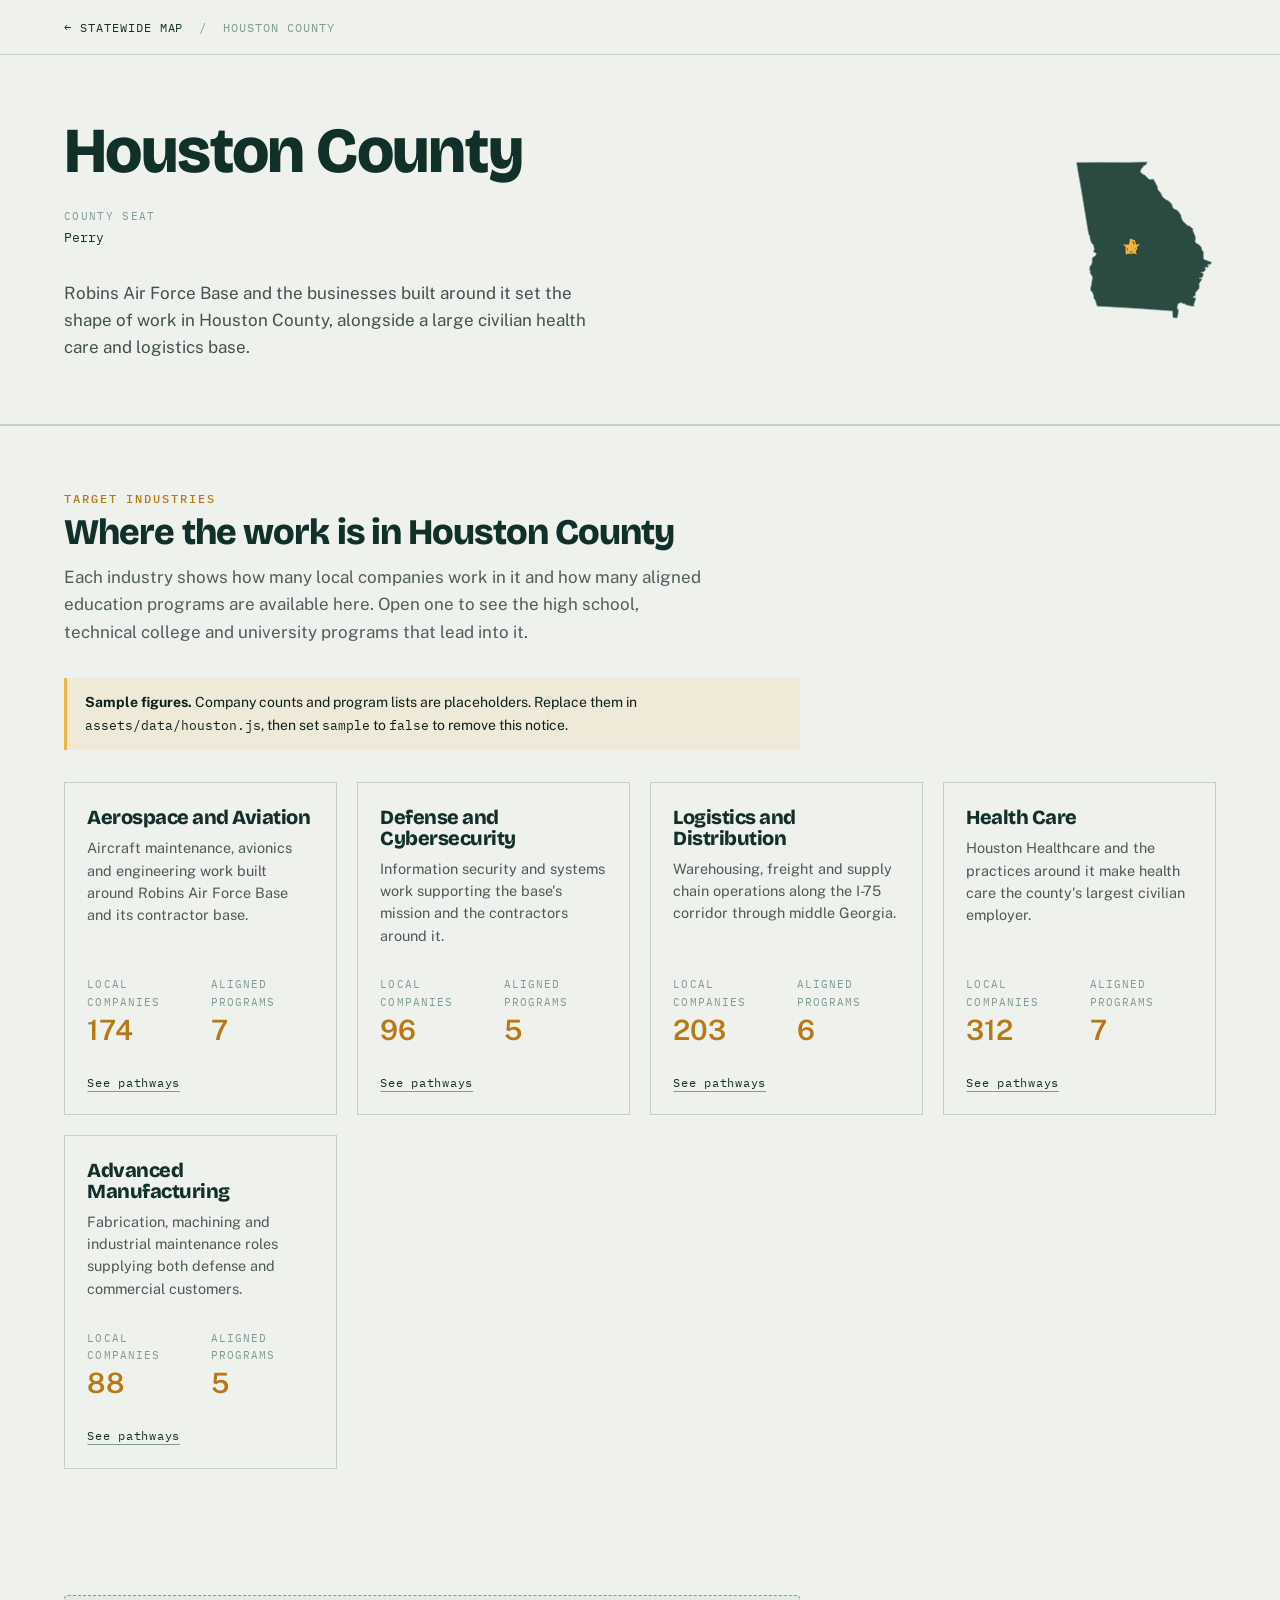
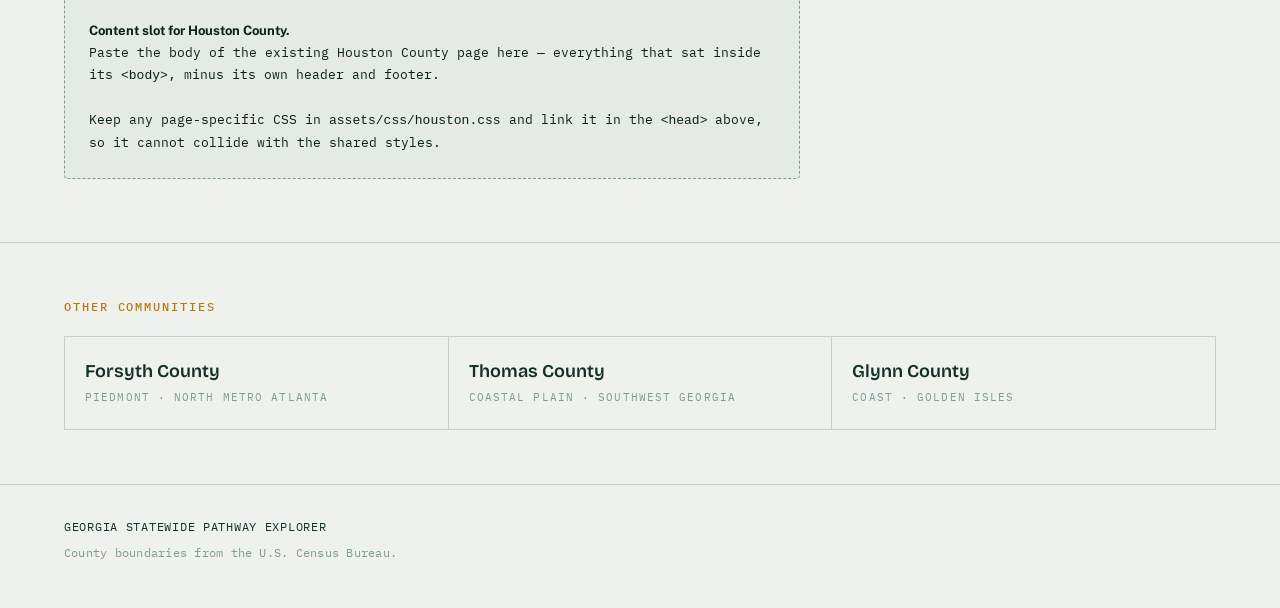
<file: counties/houston.html>
<!doctype html>
<html lang="en">
<head>
<meta charset="utf-8">
<meta name="viewport" content="width=device-width, initial-scale=1">
<title>Houston County &mdash; Georgia Statewide Pathway Explorer</title>
<meta name="description" content="Target industries and aligned education pathways in Houston County, Georgia.">
<link rel="preconnect" href="https://fonts.googleapis.com">
<link rel="preconnect" href="https://fonts.gstatic.com" crossorigin>
<link href="https://fonts.googleapis.com/css2?family=Bricolage+Grotesque:opsz,wght@12..96,600;12..96,800&family=IBM+Plex+Mono:wght@400;500&family=Public+Sans:ital,wght@0,400;0,600;1,400&display=swap" rel="stylesheet">
<link rel="stylesheet" href="../assets/css/base.css?v=6c9ff1d9">
<link rel="stylesheet" href="../assets/css/county.css?v=5b868f3f">
</head>
<body class="county">

<nav class="county-nav" aria-label="Breadcrumb">
  <a class="back" href="../index.html">Statewide map</a>
  <span class="sep" aria-hidden="true">/</span>
  <span class="here" aria-current="page">Houston County</span>
</nav>

<header class="county-head">
  <div>
    <h1>Houston County</h1>
    <dl class="county-facts">
      <div><dt>County seat</dt><dd>Perry</dd></div>
    </dl>
    <p class="county-intro">Robins Air Force Base and the businesses built around it set the shape of work in Houston County, alongside a large civilian health care and logistics base.</p>
  </div>
  <img class="locator" src="../assets/img/locator-houston.svg?v=1abac7d1" width="180" height="200"
       alt="Outline of Georgia with Houston County marked">
</header>

<section class="industries" id="industries" aria-labelledby="ind-title">
  <div class="section-head">
    <p class="eyebrow">Target industries</p>
    <h2 id="ind-title">Where the work is in Houston County</h2>
    <p class="section-note">Each industry shows how many local companies work in it and how
      many aligned education programs are available here. Open one to see the high school,
      technical college and university programs that lead into it.</p>
  </div>

  <div class="industry-root" id="industry-root">
    <noscript>
      <p class="placeholder">The target industries browser needs JavaScript. The rest of
        this page, and the statewide map, work without it.</p>
    </noscript>
  </div>
</section>

<main class="county-body">
  <!-- CONTENT:START — everything between these two markers is this community's
       own page content. Replace the block below with your existing markup.
       Headings (h2), paragraphs and lists are already styled by county.css. -->
  <div class="placeholder">
    <strong>Content slot for Houston County.</strong><br>
    Paste the body of the existing Houston County page here &mdash; everything that
    sat inside its <code>&lt;body&gt;</code>, minus its own header and footer.<br><br>
    Keep any page-specific CSS in <code>assets/css/houston.css</code> and link it in
    the <code>&lt;head&gt;</code> above, so it cannot collide with the shared styles.
  </div>
  <!-- CONTENT:END -->
</main>

<section class="county-more" aria-labelledby="more-title">
  <p class="eyebrow" id="more-title">Other communities</p>
  <ul>
    <li><a href="forsyth.html"><span class="n">Forsyth County</span><span class="r">Piedmont &middot; North metro Atlanta</span></a></li>
    <li><a href="thomas.html"><span class="n">Thomas County</span><span class="r">Coastal Plain &middot; Southwest Georgia</span></a></li>
    <li><a href="glynn.html"><span class="n">Glynn County</span><span class="r">Coast &middot; Golden Isles</span></a></li>
  </ul>
</section>

<footer class="site-foot">
  <p>Georgia Statewide Pathway Explorer</p>
  <p class="foot-note">County boundaries from the U.S. Census Bureau.</p>
</footer>

<script src="../assets/data/houston.js?v=0acc667f"></script>
<script src="../assets/js/industries.js?v=2a65b74b"></script>
</body>
</html>
</file>
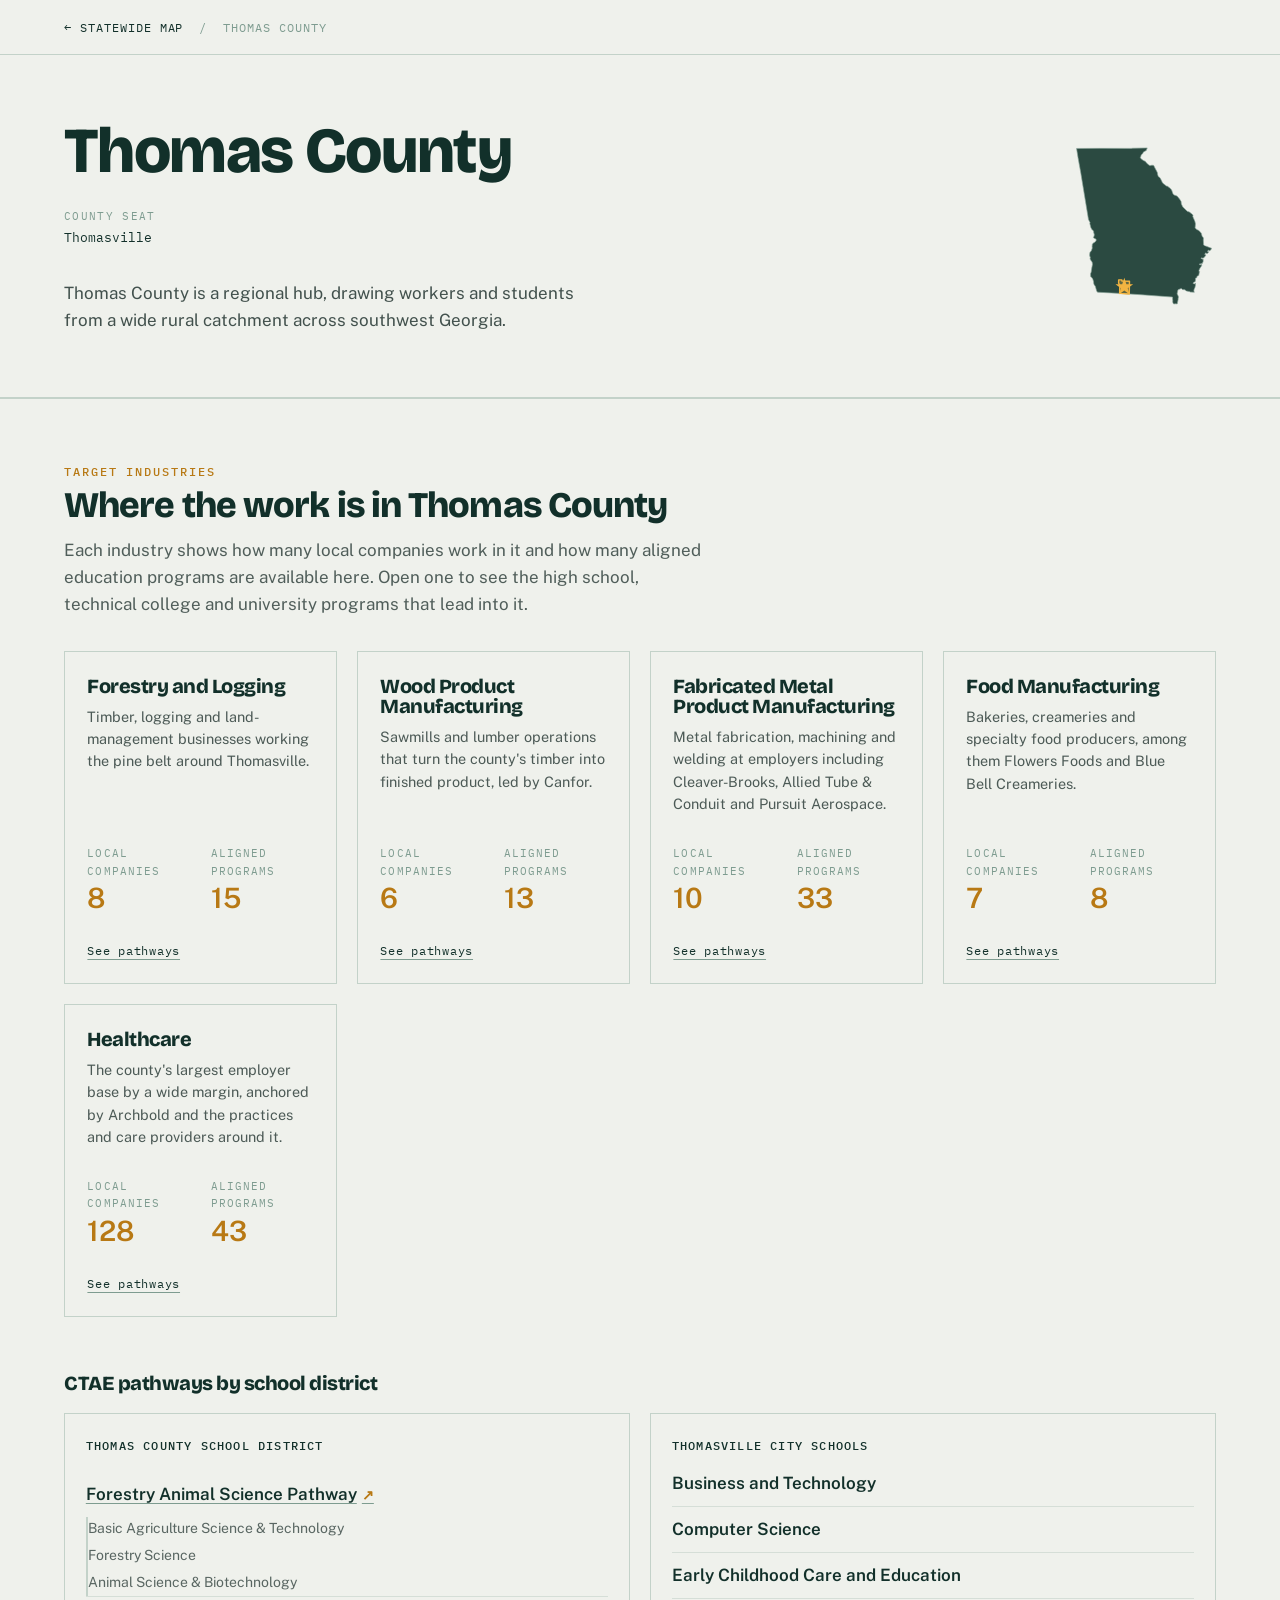
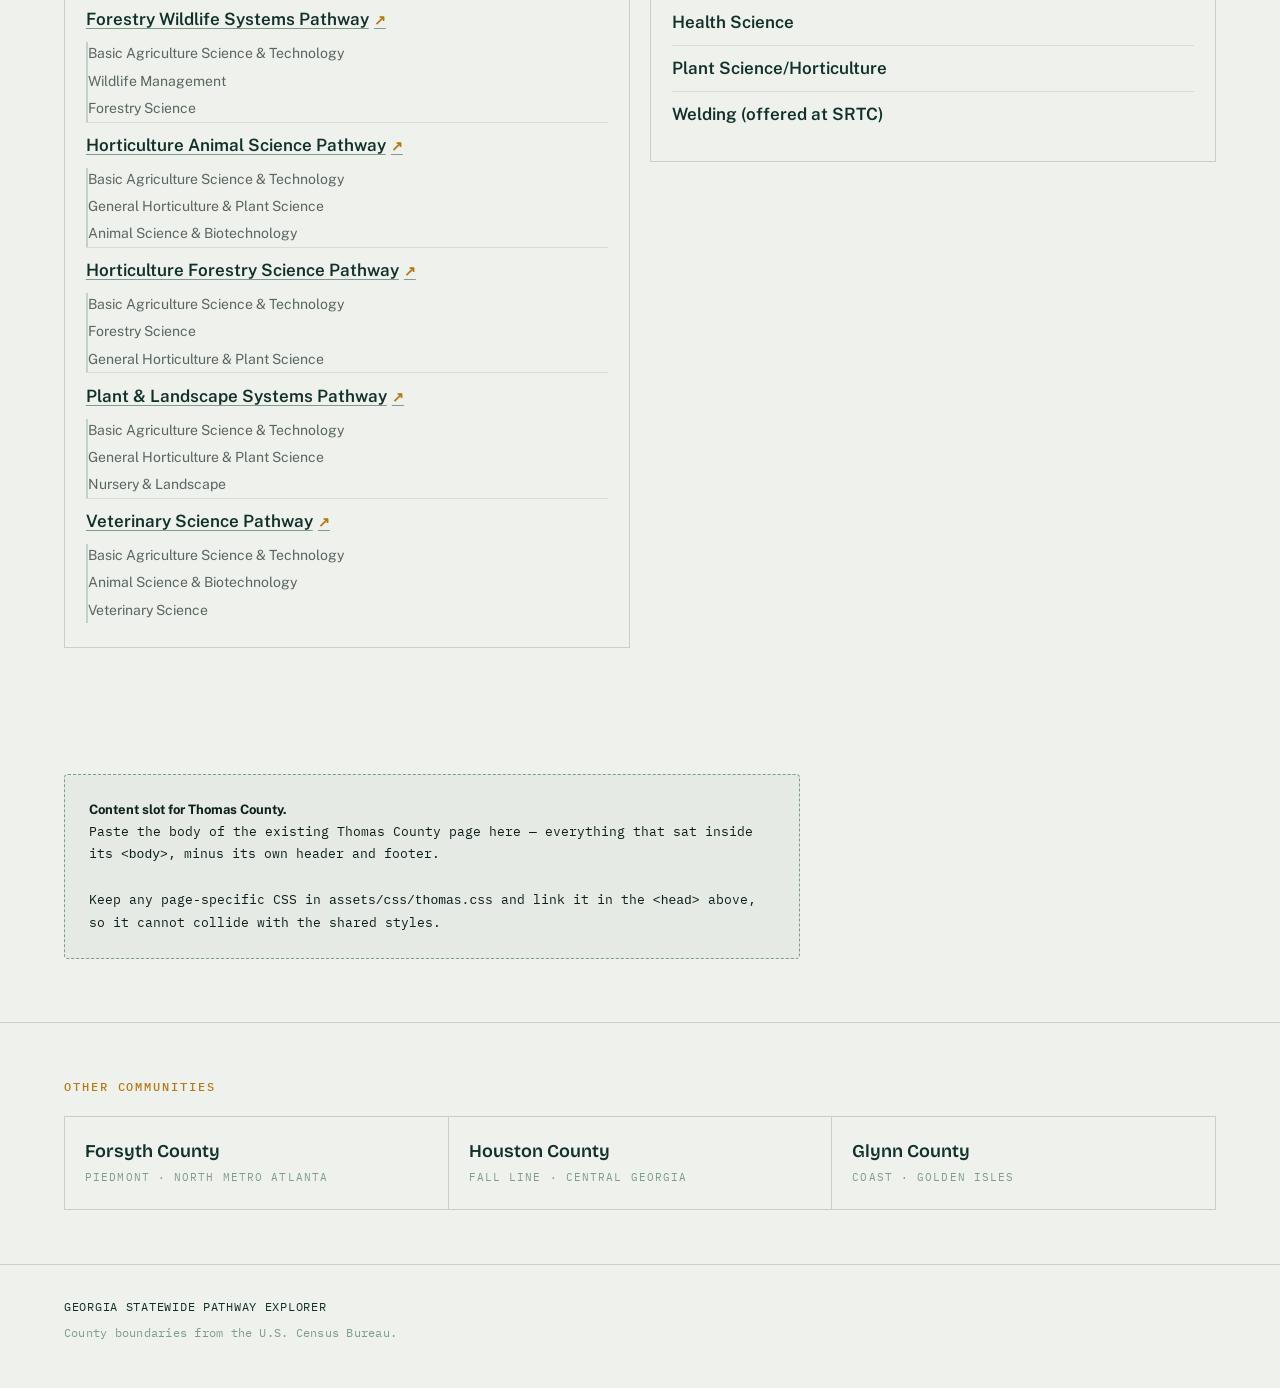
<file: counties/thomas.html>
<!doctype html>
<html lang="en">
<head>
<meta charset="utf-8">
<meta name="viewport" content="width=device-width, initial-scale=1">
<title>Thomas County &mdash; Georgia Statewide Pathway Explorer</title>
<meta name="description" content="Target industries and aligned education pathways in Thomas County, Georgia.">
<link rel="preconnect" href="https://fonts.googleapis.com">
<link rel="preconnect" href="https://fonts.gstatic.com" crossorigin>
<link href="https://fonts.googleapis.com/css2?family=Bricolage+Grotesque:opsz,wght@12..96,600;12..96,800&family=IBM+Plex+Mono:wght@400;500&family=Public+Sans:ital,wght@0,400;0,600;1,400&display=swap" rel="stylesheet">
<link rel="stylesheet" href="../assets/css/base.css?v=6c9ff1d9">
<link rel="stylesheet" href="../assets/css/county.css?v=5b868f3f">
</head>
<body class="county">

<nav class="county-nav" aria-label="Breadcrumb">
  <a class="back" href="../index.html">Statewide map</a>
  <span class="sep" aria-hidden="true">/</span>
  <span class="here" aria-current="page">Thomas County</span>
</nav>

<header class="county-head">
  <div>
    <h1>Thomas County</h1>
    <dl class="county-facts">
      <div><dt>County seat</dt><dd>Thomasville</dd></div>
    </dl>
    <p class="county-intro">Thomas County is a regional hub, drawing workers and students from a wide rural catchment across southwest Georgia.</p>
  </div>
  <img class="locator" src="../assets/img/locator-thomas.svg?v=6797c2ef" width="180" height="200"
       alt="Outline of Georgia with Thomas County marked">
</header>

<section class="industries" id="industries" aria-labelledby="ind-title">
  <div class="section-head">
    <p class="eyebrow">Target industries</p>
    <h2 id="ind-title">Where the work is in Thomas County</h2>
    <p class="section-note">Each industry shows how many local companies work in it and how
      many aligned education programs are available here. Open one to see the high school,
      technical college and university programs that lead into it.</p>
  </div>

  <div class="industry-root" id="industry-root">
    <noscript>
      <p class="placeholder">The target industries browser needs JavaScript. The rest of
        this page, and the statewide map, work without it.</p>
    </noscript>
  </div>
</section>

<main class="county-body">
  <!-- CONTENT:START — everything between these two markers is this community's
       own page content. Replace the block below with your existing markup.
       Headings (h2), paragraphs and lists are already styled by county.css. -->
  <div class="placeholder">
    <strong>Content slot for Thomas County.</strong><br>
    Paste the body of the existing Thomas County page here &mdash; everything that
    sat inside its <code>&lt;body&gt;</code>, minus its own header and footer.<br><br>
    Keep any page-specific CSS in <code>assets/css/thomas.css</code> and link it in
    the <code>&lt;head&gt;</code> above, so it cannot collide with the shared styles.
  </div>
  <!-- CONTENT:END -->
</main>

<section class="county-more" aria-labelledby="more-title">
  <p class="eyebrow" id="more-title">Other communities</p>
  <ul>
    <li><a href="forsyth.html"><span class="n">Forsyth County</span><span class="r">Piedmont &middot; North metro Atlanta</span></a></li>
    <li><a href="houston.html"><span class="n">Houston County</span><span class="r">Fall Line &middot; Central Georgia</span></a></li>
    <li><a href="glynn.html"><span class="n">Glynn County</span><span class="r">Coast &middot; Golden Isles</span></a></li>
  </ul>
</section>

<footer class="site-foot">
  <p>Georgia Statewide Pathway Explorer</p>
  <p class="foot-note">County boundaries from the U.S. Census Bureau.</p>
</footer>

<script src="../assets/data/thomas.js?v=87f2985a"></script>
<script src="../assets/js/industries.js?v=2a65b74b"></script>
</body>
</html>
</file>
<file: css/styles.css>
/* Georgia Pathway Explorer — white-gallery style: flat surfaces, quiet type, one blue. */

:root {
  --white: #ffffff;
  --mist: #f5f5f7;
  --frost: #fafafc;
  --hairline: #d6d6d6;
  --control: #e6e6e8;
  --ink: #1d1d1f;
  --slate: #707070;
  --steel: #86868b;
  --link: #0066cc;
  --blue: #0071e3;
  --orange: #b64400;
  --hover: #eaf2fd;
  --county: #ffffff;
  --county-stroke: #c9c9ce;
  --nav-bg: rgba(255, 255, 255, 0.8);
  --video-bg: #1d1d1f;
  --video-fg: #f5f5f7;
  --edu-cert: #0071e3;
  --edu-assoc: #3a9b5c;
  --edu-bach: #8a56d6;
  --edu-adv: #1d1d1f;

  --font-display: -apple-system, BlinkMacSystemFont, "SF Pro Display", Inter, "Helvetica Neue", Arial, sans-serif;
  --font-text: -apple-system, BlinkMacSystemFont, "SF Pro Text", Inter, "Helvetica Neue", Arial, sans-serif;

  --r-card: 28px;
  --r-nav: 20px;
  --r-pill: 9999px;
  --section-gap: 90px;
  --gap: 20px;
}

@media (prefers-color-scheme: dark) {
  :root:not([data-theme="light"]) {
    --white: #000000;
    --mist: #111113;
    --frost: #161618;
    --hairline: #38383c;
    --control: #2a2a2d;
    --ink: #f5f5f7;
    --slate: #a1a1a6;
    --steel: #86868b;
    --link: #2997ff;
    --blue: #0a84ff;
    --orange: #ff8a3d;
    --hover: #10233b;
    --county: #1c1c1e;
    --county-stroke: #3a3a3e;
    --nav-bg: rgba(0, 0, 0, 0.72);
    --video-bg: #1c1c1e;
    --video-fg: #f5f5f7;
    --edu-cert: #2997ff;
    --edu-assoc: #4cc37a;
    --edu-bach: #b18cf0;
    --edu-adv: #f5f5f7;
    color-scheme: dark;
  }
}
:root[data-theme="dark"] {
  --white: #000000; --mist: #111113; --frost: #161618; --hairline: #38383c; --control: #2a2a2d;
  --ink: #f5f5f7; --slate: #a1a1a6; --steel: #86868b; --link: #2997ff; --blue: #0a84ff; --orange: #ff8a3d;
  --hover: #10233b; --county: #1c1c1e; --county-stroke: #3a3a3e; --nav-bg: rgba(0, 0, 0, 0.72); --video-bg: #1c1c1e; --video-fg: #f5f5f7;
  --edu-cert: #2997ff; --edu-assoc: #4cc37a; --edu-bach: #b18cf0; --edu-adv: #f5f5f7;
  color-scheme: dark;
}

*, *::before, *::after { box-sizing: border-box; }
html { scroll-behavior: smooth; scroll-padding-top: 110px; -webkit-text-size-adjust: 100%; }
body {
  margin: 0;
  background: var(--white);
  color: var(--ink);
  font-family: var(--font-text);
  font-size: 17px;
  line-height: 1.47;
  letter-spacing: -0.374px;
  -webkit-font-smoothing: antialiased;
  overflow-x: hidden;
}
img, svg { display: block; }
button, input, select { font: inherit; color: inherit; letter-spacing: inherit; }
a { color: inherit; }

.wrap { width: 100%; max-width: 1080px; margin: 0 auto; padding: 0 22px; }
[hidden] { display: none !important; }
.sr-only { position: absolute; width: 1px; height: 1px; overflow: hidden; clip: rect(0 0 0 0); white-space: nowrap; }
.skip { position: absolute; left: -9999px; top: 8px; background: var(--white); padding: 8px 12px; border-radius: 10px; z-index: 100; }
.skip:focus { left: 8px; }
:focus-visible { outline: 2px solid var(--blue); outline-offset: 2px; border-radius: 6px; }

/* ── Type ─────────────────────────────────────── */
.kicker {
  margin: 0 0 8px;
  font-family: var(--font-display);
  font-size: 21px; font-weight: 600; line-height: 1.19; letter-spacing: 0.231px;
}
.display {
  margin: 0 auto;
  max-width: 900px;
  font-family: var(--font-display);
  font-size: clamp(44px, 8vw, 80px); font-weight: 600; line-height: 1.05; letter-spacing: -0.015em;
}
.feature-heading {
  margin: 0;
  font-family: var(--font-display);
  font-size: clamp(32px, 5vw, 48px); font-weight: 600; line-height: 1.08; letter-spacing: -0.01em;
}
.lead { font-size: clamp(19px, 2.2vw, 21px); line-height: 1.38; letter-spacing: 0.012em; color: var(--ink); max-width: 680px; margin: 20px auto 0; }
.body { font-size: 17px; line-height: 1.47; }
.link { color: var(--link); text-decoration: none; }
.link:hover { text-decoration: underline; }

/* ── Buttons ──────────────────────────────────── */
.pill {
  display: inline-flex; align-items: center; gap: 6px;
  padding: 6px 14px; border-radius: var(--r-pill);
  font-size: 12px; line-height: 1.33; letter-spacing: -0.12px;
  text-decoration: none; cursor: pointer; border: 0; white-space: nowrap;
}
.pill--blue { background: var(--blue); color: #fff; }
.pill--blue:hover { filter: brightness(1.08); }
.pill--outline { background: transparent; color: var(--ink); box-shadow: inset 0 0 0 1px var(--steel); }
.pill--outline:hover { background: var(--mist); }
.pill .count { font-weight: 600; }
.pill--lg { font-size: 17px; padding: 11px 22px; letter-spacing: -0.374px; }

.round-btn {
  width: 36px; height: 36px; border-radius: 50%; border: 0; cursor: pointer;
  background: rgba(210, 210, 215, 0.64); color: rgba(0, 0, 0, 0.56); font-size: 22px; line-height: 1;
}
@media (prefers-color-scheme: dark) { :root:not([data-theme="light"]) .round-btn { background: #333336; color: #d0d0d5; } }
.round-btn:hover { filter: brightness(0.95); }

/* ── Navigation ───────────────────────────────── */
.global-nav { height: 44px; background: var(--nav-bg); backdrop-filter: saturate(180%) blur(20px); -webkit-backdrop-filter: saturate(180%) blur(20px); position: relative; z-index: 30; }
.global-nav__inner { display: flex; align-items: center; justify-content: space-between; height: 44px; }
.brand { display: flex; align-items: center; gap: 8px; text-decoration: none; font-size: 12px; font-weight: 600; letter-spacing: -0.12px; }
.global-nav__links { display: flex; gap: 28px; list-style: none; margin: 0; padding: 0; }
.global-nav__links a { font-size: 12px; letter-spacing: -0.12px; text-decoration: none; opacity: 0.8; }
.global-nav__links a:hover { opacity: 1; }

.local-nav { position: sticky; top: env(safe-area-inset-top, 0px); z-index: 25; background: var(--nav-bg); backdrop-filter: saturate(180%) blur(20px); -webkit-backdrop-filter: saturate(180%) blur(20px); border-bottom: 1px solid var(--hairline); }
.local-nav__inner { display: flex; align-items: center; justify-content: space-between; height: 52px; }
.local-nav__title { font-family: var(--font-display); font-size: 19px; font-weight: 600; letter-spacing: 0.228px; }
.local-nav__actions { display: flex; gap: 12px; align-items: center; }

.anchor-nav { border-top: 1px solid var(--hairline); border-bottom: 1px solid var(--hairline); }
.anchor-nav__inner { display: flex; justify-content: center; gap: 36px; overflow-x: auto; scrollbar-width: none; }
.anchor-nav__inner::-webkit-scrollbar { display: none; }
.anchor-nav a { padding: 22px 0; font-size: 17px; font-weight: 500; line-height: 25px; text-decoration: none; white-space: nowrap; color: var(--ink); }
.anchor-nav a:hover { color: var(--link); }

/* ── Hero ─────────────────────────────────────── */
.hero { text-align: center; padding-top: 72px; overflow: hidden; }
.hero__links { display: flex; justify-content: center; gap: 28px; flex-wrap: wrap; margin: 20px 0 0; font-size: 19px; }
.hero__stage { position: relative; max-width: 760px; margin: 40px auto 0; padding: 0 16px 56px; }
.hero__map { width: min(520px, 88vw); margin: 0 auto; }
.hero__map svg { width: 100%; height: auto; overflow: visible; }
.callout {
  position: absolute; left: 50%; bottom: 40px; transform: translateX(-50%);
  display: flex; align-items: center; gap: 20px;
  background: var(--white); border-radius: var(--r-card); padding: 14px 14px 14px 24px;
  box-shadow: 0 0 0 1px var(--control);
  text-align: left; white-space: nowrap;
}
.callout strong { display: block; font-size: 14px; font-weight: 600; letter-spacing: -0.224px; }
.callout span { display: block; font-size: 12px; color: var(--slate); letter-spacing: -0.12px; }

/* ── Map shared ───────────────────────────────── */
.ga-map .county { fill: var(--county); stroke: var(--county-stroke); stroke-width: 0.6; transition: fill 0.2s ease; cursor: pointer; }
.ga-map .county:hover { fill: var(--hover); }
.ga-map .county.is-region { fill: var(--hover); }
.ga-map .county.is-selected { fill: var(--blue); stroke: var(--blue); }
.ga-map .mk-tcsg { fill: var(--ink); }
.ga-map .mk-usg { fill: var(--white); stroke: var(--blue); stroke-width: 2; }
.ga-map .markers { pointer-events: none; }
.ga-map .label { font-size: 12px; font-weight: 600; fill: var(--ink); paint-order: stroke; stroke: var(--white); stroke-width: 3px; pointer-events: none; text-anchor: middle; }
.hero__map .county { animation: rise 0.9s cubic-bezier(.2,.7,.2,1) both; }
.hero__map .mk-tcsg, .hero__map .mk-usg { animation: pop 0.5s ease both; }
@keyframes rise { from { opacity: 0; transform: translateY(6px); } to { opacity: 1; transform: none; } }
@keyframes pop { from { opacity: 0; } to { opacity: 1; } }
.pulse { fill: var(--blue); opacity: 0.25; transform-box: fill-box; transform-origin: center; animation: pulse 2.4s ease-out infinite; pointer-events: none; }
@keyframes pulse { from { transform: scale(0.6); opacity: 0.45; } to { transform: scale(2.6); opacity: 0; } }

/* ── Bands & sections ─────────────────────────── */
.band { padding: var(--section-gap) 0; }
.band--mist { background: var(--mist); }
.section-head { display: flex; justify-content: space-between; align-items: flex-end; gap: 20px; flex-wrap: wrap; }
.section-intro { max-width: 680px; color: var(--slate); margin: 16px 0 32px; }
.card { background: var(--white); border-radius: var(--r-card); }
.card--mist { background: var(--mist); }
.band--mist .card--mist { background: var(--white); }

/* ── Dream explorer ───────────────────────────── */
.dream-word { color: var(--blue); display: inline-block; transition: opacity 0.25s ease; }
.dream-chips { display: flex; gap: 10px; overflow-x: auto; padding: 4px 2px 20px; scrollbar-width: none; }
.dream-chips::-webkit-scrollbar { display: none; }
.chip {
  flex: none; display: inline-flex; align-items: center; gap: 8px;
  padding: 10px 18px; border-radius: var(--r-pill); border: 0; cursor: pointer;
  background: var(--white); color: var(--ink); box-shadow: inset 0 0 0 1px var(--control);
  font-size: 14px; letter-spacing: -0.224px; transition: background 0.2s, color 0.2s;
}
.chip:hover { box-shadow: inset 0 0 0 1px var(--steel); }
.chip[aria-selected="true"], .chip.is-on { background: var(--ink); color: var(--white); box-shadow: none; }
.chip__emoji { font-size: 16px; }

.constellation-card { padding: 28px; }
.constellation { position: relative; width: 100%; aspect-ratio: 1.32 / 1; min-height: 600px; }
.constellation svg.lines { position: absolute; inset: 0; width: 100%; height: 100%; pointer-events: none; }
.constellation svg.lines line { stroke: var(--hairline); stroke-width: 1; }
.constellation svg.lines circle { fill: none; stroke: var(--control); stroke-dasharray: 2 5; }
.c-center {
  position: absolute; left: 50%; top: 50%; transform: translate(-50%, -50%);
  width: 150px; height: 150px; border-radius: 50%; background: var(--ink); color: var(--white);
  display: flex; flex-direction: column; align-items: center; justify-content: center; text-align: center; padding: 16px;
}
.c-center small { display: block; font-size: 12px; opacity: 0.7; letter-spacing: -0.12px; }
.c-center strong { display: block; font-family: var(--font-display); font-size: 21px; font-weight: 600; line-height: 1.1; }
.c-center .emoji { font-size: 28px; margin-bottom: 4px; }
.c-node {
  position: absolute; transform: translate(-50%, -50%) scale(0.6); opacity: 0;
  display: flex; flex-direction: column; align-items: center; gap: 2px;
  width: 152px; padding: 10px 12px; border: 0; border-radius: 18px; cursor: pointer;
  background: var(--white); color: var(--ink); box-shadow: 0 0 0 1px var(--control);
  text-align: center; transition: transform 0.45s cubic-bezier(.2,.8,.2,1), opacity 0.45s ease, box-shadow 0.2s;
}
.c-node.is-in { transform: translate(-50%, -50%) scale(1); opacity: 1; }
.c-node:hover { box-shadow: 0 0 0 1.5px var(--blue); z-index: 2; }
.c-node__title { font-size: 14px; font-weight: 600; line-height: 1.2; letter-spacing: -0.224px; }
.c-node__meta { font-size: 12px; color: var(--slate); letter-spacing: -0.12px; display: flex; align-items: center; gap: 6px; }
.c-node__gem { font-size: 11px; font-weight: 600; color: var(--orange); letter-spacing: -0.12px; }
.constellation-legend { display: flex; flex-wrap: wrap; gap: 20px; justify-content: center; padding-top: 16px; font-size: 12px; color: var(--slate); }
.constellation-legend span { display: inline-flex; align-items: center; gap: 6px; }
.gem-key { color: var(--orange); font-weight: 600; }
.dot { width: 8px; height: 8px; border-radius: 50%; display: inline-block; flex: none; }
.dot--edu-cert { background: var(--edu-cert); }
.dot--edu-assoc { background: var(--edu-assoc); }
.dot--edu-bach { background: var(--edu-bach); }
.dot--edu-adv { background: var(--edu-adv); }

/* ── Sector rail ──────────────────────────────── */
.sector-rail {
  display: flex; gap: var(--gap); overflow-x: auto; scroll-snap-type: x mandatory; scroll-behavior: smooth;
  padding: 0 max(22px, calc((100vw - 1080px) / 2 + 22px)) 8px; scrollbar-width: none;
}
.sector-rail::-webkit-scrollbar { display: none; }
.sector-card {
  flex: none; width: 300px; min-height: 380px; scroll-snap-align: start;
  background: var(--mist); border-radius: var(--r-card); padding: 28px;
  display: flex; flex-direction: column; text-align: left; border: 0; cursor: pointer; color: var(--ink);
  transition: transform 0.3s ease;
}
.sector-card:hover { transform: translateY(-3px); }
.sector-card__icon { font-size: 44px; line-height: 1; margin-bottom: 20px; }
.sector-card h3 { margin: 0 0 10px; font-family: var(--font-display); font-size: 24px; font-weight: 600; line-height: 1.17; }
.sector-card p { margin: 0; font-size: 14px; line-height: 1.43; color: var(--slate); letter-spacing: -0.224px; }
.sector-card__foot { margin-top: auto; padding-top: 20px; display: flex; justify-content: space-between; align-items: flex-end; font-size: 12px; color: var(--slate); }
.sector-card__foot strong { display: block; font-family: var(--font-display); font-size: 28px; font-weight: 600; color: var(--ink); line-height: 1.1; }
.sector-card__go { color: var(--link); font-size: 14px; }
.carousel-controls { display: flex; gap: 10px; }

/* ── Library ──────────────────────────────────── */
.filters { display: flex; flex-direction: column; gap: 14px; margin: 28px 0 28px; }
.search input {
  width: 100%; max-width: 520px; height: 48px; padding: 0 24px; border-radius: 980px;
  border: 0; box-shadow: inset 0 0 0 1px var(--steel); background: var(--white); outline: none;
}
.search input:focus { box-shadow: inset 0 0 0 2px var(--blue); }
.search--small input { height: 40px; font-size: 14px; max-width: 280px; }
.filter-row { display: flex; gap: 8px; flex-wrap: wrap; align-items: center; }
.filter-row .chip { padding: 7px 14px; font-size: 12px; letter-spacing: -0.12px; }
.segmented { display: inline-flex; background: var(--control); border-radius: var(--r-pill); padding: 3px; flex-wrap: wrap; }
.segmented button { border: 0; background: transparent; padding: 6px 14px; border-radius: var(--r-pill); font-size: 12px; cursor: pointer; letter-spacing: -0.12px; }
.segmented button.is-on { background: var(--white); box-shadow: 0 0 0 1px var(--hairline); font-weight: 600; }
.toggle { display: inline-flex; align-items: center; gap: 6px; font-size: 12px; margin-left: 6px; cursor: pointer; color: var(--orange); font-weight: 600; }
.toggle input { accent-color: var(--orange); }
.select select { border: 0; background: transparent; font-size: 12px; padding: 6px 8px; border-radius: 10px; box-shadow: inset 0 0 0 1px var(--steel); cursor: pointer; }
.result-count { color: var(--slate); font-size: 14px; }

.career-grid { display: grid; grid-template-columns: repeat(auto-fill, minmax(240px, 1fr)); gap: var(--gap); }
.career-card {
  background: var(--white); border-radius: var(--r-card); padding: 24px; border: 0; text-align: left; cursor: pointer; color: var(--ink);
  display: flex; flex-direction: column; gap: 8px; min-height: 220px; position: relative; transition: transform 0.25s ease, box-shadow 0.2s;
}
.career-card:hover { transform: translateY(-2px); box-shadow: 0 0 0 1px var(--control); }
.career-card__sector { padding-right: 34px; font-size: 12px; color: var(--slate); letter-spacing: -0.12px; }
.career-card h3 { margin: 0; font-family: var(--font-display); font-size: 21px; font-weight: 600; line-height: 1.19; letter-spacing: 0.1px; padding-right: 28px; }
.career-card p { margin: 0; font-size: 14px; line-height: 1.43; color: var(--slate); letter-spacing: -0.224px; display: -webkit-box; -webkit-line-clamp: 3; -webkit-box-orient: vertical; overflow: hidden; }
.career-card__stats { margin-top: auto; display: flex; justify-content: space-between; align-items: center; font-size: 12px; color: var(--slate); padding-top: 10px; border-top: 1px solid var(--control); }
.career-card__stats strong { color: var(--ink); font-size: 14px; }
.gem-label { font-size: 12px; font-weight: 600; color: var(--orange); letter-spacing: -0.12px; }
.save-btn {
  position: absolute; top: 18px; right: 18px; width: 32px; height: 32px; border-radius: 50%; border: 0; cursor: pointer;
  background: transparent; color: var(--steel); font-size: 18px; display: grid; place-items: center;
}
.save-btn:hover { background: var(--mist); }
.save-btn.is-saved { color: var(--blue); }
.empty { grid-column: 1 / -1; text-align: center; padding: 60px 20px; color: var(--slate); }

/* ── County explorer ──────────────────────────── */
.county-layout { display: grid; grid-template-columns: minmax(0, 1fr) minmax(0, 1fr); gap: var(--gap); align-items: start; }
.county-map-card { padding: 24px; position: sticky; top: 72px; }
.county-controls { display: flex; justify-content: space-between; align-items: center; gap: 12px; flex-wrap: wrap; margin-bottom: 12px; }
.map-legend { display: flex; gap: 14px; font-size: 12px; color: var(--slate); }
.map-legend span { display: inline-flex; align-items: center; gap: 6px; }
.mk { width: 10px; height: 10px; border-radius: 50%; display: inline-block; }
.mk--tcsg { background: var(--ink); }
.mk--usg { background: var(--white); box-shadow: inset 0 0 0 2px var(--blue); }
.county-map svg { width: 100%; height: auto; }

.county-panel { display: flex; flex-direction: column; gap: var(--gap); }
.panel-card { background: var(--mist); border-radius: var(--r-card); padding: 28px; }
.panel-card h3 { margin: 0 0 4px; font-family: var(--font-display); font-size: 24px; font-weight: 600; line-height: 1.17; }
.panel-card h4 { margin: 0 0 14px; font-family: var(--font-display); font-size: 19px; font-weight: 600; }
.panel-card .sub { margin: 0 0 14px; font-size: 14px; color: var(--slate); letter-spacing: -0.224px; }
.county-title { font-family: var(--font-display); font-size: clamp(32px, 5vw, 40px); font-weight: 600; line-height: 1.1; margin: 0; }
.tag-list { display: flex; flex-wrap: wrap; gap: 8px; margin: 14px 0 0; padding: 0; list-style: none; }
.tag-list li { font-size: 12px; padding: 5px 12px; border-radius: var(--r-pill); background: var(--white); box-shadow: inset 0 0 0 1px var(--control); }
.match-banner { display: flex; align-items: center; justify-content: space-between; gap: 12px; background: var(--white); border-radius: 16px; padding: 12px 16px; margin-top: 16px; font-size: 14px; box-shadow: inset 0 0 0 1px var(--blue); }
.match-banner button { border: 0; background: none; color: var(--link); cursor: pointer; font-size: 12px; }
.row-list { list-style: none; margin: 0; padding: 0; }
.row-list li { display: flex; justify-content: space-between; gap: 16px; padding: 12px 0; border-top: 1px solid var(--hairline); font-size: 14px; letter-spacing: -0.224px; }
.row-list li:first-child { border-top: 0; padding-top: 0; }
.row-list .name { font-weight: 600; }
.row-list .meta { color: var(--slate); font-size: 12px; letter-spacing: -0.12px; display: block; margin-top: 2px; }
.row-list .right { color: var(--slate); font-size: 12px; white-space: nowrap; text-align: right; }
.row-list li.is-match .name::after { content: " • match"; color: var(--blue); font-weight: 600; font-size: 12px; }
.row-list li.is-dim { opacity: 0.45; }
.prog-tags { display: flex; flex-wrap: wrap; gap: 6px; margin-top: 6px; }
.prog-tags span { font-size: 11px; padding: 2px 8px; border-radius: var(--r-pill); background: var(--white); color: var(--slate); }
.panel-empty { background: var(--mist); border-radius: var(--r-card); padding: 48px 28px; text-align: center; color: var(--slate); }
.panel-empty strong { display: block; color: var(--ink); font-family: var(--font-display); font-size: 24px; margin-bottom: 8px; }
.toggle-more { border: 0; background: none; color: var(--link); cursor: pointer; padding: 10px 0 0; font-size: 14px; }

/* ── Parents ──────────────────────────────────── */
.parent-grid { display: grid; grid-template-columns: repeat(3, minmax(0, 1fr)); gap: var(--gap); margin-top: 40px; }
.info-card { padding: 28px; }
.info-card .kicker { font-size: 12px; font-family: var(--font-text); letter-spacing: -0.12px; color: var(--orange); margin-bottom: 10px; }
.info-card h3 { margin: 0 0 10px; font-family: var(--font-display); font-size: 24px; font-weight: 600; line-height: 1.17; }
.info-card p { margin: 0; font-size: 14px; line-height: 1.43; color: var(--slate); letter-spacing: -0.224px; }
.talk-card { margin-top: var(--gap); padding: 40px; display: grid; grid-template-columns: 1fr 1.3fr; gap: 40px; align-items: center; }
.talk-title { margin: 0; font-family: var(--font-display); font-size: 40px; font-weight: 600; line-height: 1.1; }
.talk-list { margin: 0; padding-left: 22px; display: grid; gap: 12px; }
.talk-list li { padding-left: 6px; }

/* ── Footer ───────────────────────────────────── */
.footer { background: var(--mist); border-top: 1px solid var(--hairline); padding: 28px 0 48px; font-size: 12px; line-height: 1.33; color: var(--slate); letter-spacing: -0.12px; }
.footer p { margin: 0 0 12px; max-width: 900px; }
.footer strong { color: var(--ink); font-weight: 600; }
.footer__fine { padding-top: 12px; border-top: 1px solid var(--hairline); }

/* ── Dialog ───────────────────────────────────── */
.sheet {
  width: min(760px, calc(100vw - 24px)); max-height: calc(100dvh - 48px); padding: 0; border: 0;
  border-radius: var(--r-card); background: var(--white); color: var(--ink); overflow: auto;
}
.sheet--narrow { width: min(560px, calc(100vw - 24px)); }
.sheet::backdrop { background: rgba(0, 0, 0, 0.4); backdrop-filter: blur(8px); -webkit-backdrop-filter: blur(8px); }
.sheet[open] { animation: sheetIn 0.35s cubic-bezier(.2,.8,.2,1); }
@keyframes sheetIn { from { opacity: 0; transform: translateY(24px) scale(0.98); } to { opacity: 1; transform: none; } }
.sheet__inner { padding: 40px; position: relative; }
.sheet__close {
  position: sticky; top: 0; float: right; margin: -20px -20px 0 0; width: 36px; height: 36px; border-radius: 50%; border: 0; cursor: pointer;
  background: var(--control); color: var(--ink); font-size: 18px; z-index: 2;
}
.dlg-sector { font-size: 14px; color: var(--slate); margin: 0 0 6px; }
.dlg-title { margin: 0; font-family: var(--font-display); font-size: clamp(32px, 5vw, 48px); font-weight: 600; line-height: 1.08; }
.dlg-summary { font-size: 19px; line-height: 1.42; margin: 16px 0 0; }
.stats { display: grid; grid-template-columns: repeat(4, minmax(0, 1fr)); gap: 12px; margin: 28px 0; }
.stat { background: var(--mist); border-radius: 18px; padding: 16px; }
.stat small { display: block; font-size: 12px; color: var(--slate); letter-spacing: -0.12px; }
.stat strong { display: block; font-family: var(--font-display); font-size: 24px; font-weight: 600; line-height: 1.2; margin-top: 4px; }
.dlg-h { font-family: var(--font-display); font-size: 21px; font-weight: 600; margin: 28px 0 12px; }
.dlg-list { margin: 0; padding-left: 20px; display: grid; gap: 6px; }
.path { list-style: none; margin: 0; padding: 0; position: relative; }
.path::before { content: ""; position: absolute; left: 7px; top: 8px; bottom: 8px; width: 2px; background: var(--control); }
.path li { position: relative; padding: 0 0 18px 32px; }
.path li::before { content: ""; position: absolute; left: 0; top: 4px; width: 16px; height: 16px; border-radius: 50%; background: var(--white); box-shadow: inset 0 0 0 2px var(--blue); }
.path li:last-child::before { background: var(--blue); }
.path strong { display: block; font-size: 14px; }
.path span { display: block; font-size: 14px; color: var(--slate); letter-spacing: -0.224px; }
.related { display: flex; flex-wrap: wrap; gap: 8px; }
.dlg-actions { display: flex; gap: 12px; flex-wrap: wrap; margin-top: 32px; padding-top: 24px; border-top: 1px solid var(--hairline); }
.saved-list { list-style: none; padding: 0; margin: 20px 0 0; }
.saved-list li { display: flex; justify-content: space-between; align-items: center; gap: 12px; padding: 14px 0; border-top: 1px solid var(--hairline); }
.saved-list button.linkish { border: 0; background: none; text-align: left; cursor: pointer; padding: 0; }
.saved-list .name { font-weight: 600; display: block; }
.saved-list .meta { font-size: 12px; color: var(--slate); }

/* ── Recent grad videos ───────────────────────── */
#grads .filter-row { margin-bottom: 24px; }
.grad-rail {
  display: flex; gap: var(--gap); overflow-x: auto; scroll-snap-type: x mandatory; scroll-behavior: smooth;
  padding: 0 max(22px, calc((100vw - 1080px) / 2 + 22px)) 8px; scrollbar-width: none;
}
.grad-rail::-webkit-scrollbar { display: none; }
.grad-strip { display: flex; gap: 12px; overflow-x: auto; padding-bottom: 4px; scrollbar-width: thin; }
.grad-card {
  flex: none; width: 232px; aspect-ratio: 9 / 16; max-width: 100%; scroll-snap-align: start;
  position: relative; display: flex; flex-direction: column; justify-content: flex-end;
  border: 0; border-radius: var(--r-card); padding: 0; overflow: hidden; text-align: left; cursor: pointer;
  background: var(--video-bg); color: var(--video-fg);
}
.grad-strip .grad-card { width: 168px; }
.grad-card.has-poster { background-size: cover; background-position: center; color: #fff; }
.grad-card:hover .grad-card__play { transform: translate(-50%, -50%) scale(1.08); }
.grad-card__play {
  position: absolute; left: 50%; top: 32%; transform: translate(-50%, -50%);
  width: 56px; height: 56px; border-radius: 50%; display: grid; place-items: center; padding-left: 4px;
  background: rgba(255, 255, 255, 0.92); color: #1d1d1f; font-size: 20px; transition: transform 0.25s ease;
}
.grad-card__time { position: absolute; top: 16px; right: 16px; font-size: 12px; padding: 3px 9px; border-radius: var(--r-pill); background: rgba(0, 0, 0, 0.45); color: #fff; }
.grad-card__body { display: flex; flex-direction: column; gap: 4px; padding: 20px; position: relative; }
.grad-card__body > * { display: block; margin: 0; }
.grad-card__quote { font-family: var(--font-display); font-size: 17px; font-weight: 600; line-height: 1.24; margin-bottom: 8px !important; }
.grad-strip .grad-card__quote { font-size: 14px; }
.grad-strip .grad-card__play { top: 22%; width: 44px; height: 44px; font-size: 16px; }
.grad-card__name { font-size: 14px; font-weight: 600; letter-spacing: -0.224px; }
.grad-card__meta { font-size: 12px; opacity: 0.75; letter-spacing: -0.12px; line-height: 1.33; }
.grad-card--sample { cursor: default; background: var(--mist); color: var(--ink); box-shadow: inset 0 0 0 1px var(--control); }
.grad-card--sample::before {
  content: "▶"; position: absolute; left: 50%; top: 38%; transform: translate(-50%, -50%);
  width: 56px; height: 56px; border-radius: 50%; display: grid; place-items: center; padding-left: 4px;
  box-shadow: inset 0 0 0 1.5px var(--steel); color: var(--steel); font-size: 18px;
}
.grad-card__badge { position: absolute; top: 16px; left: 16px; font-size: 12px; font-weight: 600; color: var(--orange); letter-spacing: -0.12px; }
.grad-card__badge--example { color: #1d1d1f; background: rgba(255, 255, 255, 0.92); padding: 3px 9px; border-radius: var(--r-pill); }
.grad-card--invite { cursor: default; background: transparent; color: var(--ink); box-shadow: inset 0 0 0 1px var(--hairline); justify-content: center; }
.play-dot { color: var(--blue); font-size: 10px; vertical-align: 1px; }
.muted-note { margin: 0; color: var(--slate); font-size: 14px; letter-spacing: -0.224px; }

.sheet--video { width: min(920px, calc(100vw - 24px)); }
.video-layout { display: grid; grid-template-columns: minmax(0, 0.9fr) minmax(0, 1.1fr); gap: 32px; align-items: start; }
.player-frame { border-radius: 20px; overflow: hidden; background: #000; aspect-ratio: 9 / 16; max-height: 70dvh; max-width: 100%; margin: 0 auto; width: 100%; }
.player { display: block; width: 100%; height: 100%; border: 0; object-fit: contain; background: #000; }
.player--link { display: flex; flex-direction: column; align-items: center; justify-content: center; gap: 72px; color: #fff; text-decoration: none; font-size: 17px; position: relative; }
.player--link .grad-card__play { top: 45%; }
.player--link span:last-child { margin-top: 120px; }
.video-story .path { margin-top: 20px; }
.dlg-title--sm { font-size: clamp(28px, 4vw, 40px); }
@media (max-width: 734px) {
  .video-layout { grid-template-columns: 1fr; gap: 20px; }
  .player-frame { max-height: 60dvh; width: auto; }
  .grad-rail { padding: 0 16px 8px; }
  .grad-card { width: 200px; }
}

/* ── Responsive ───────────────────────────────── */
@media (max-width: 900px) {
  .county-layout { grid-template-columns: 1fr; }
  .county-map-card { position: static; }
  .parent-grid { grid-template-columns: 1fr 1fr; }
  .talk-card { grid-template-columns: 1fr; padding: 28px; gap: 20px; }
  .talk-title { font-size: 32px; }
  .stats { grid-template-columns: 1fr 1fr; }
}
@media (max-width: 734px) {
  :root { --section-gap: 64px; }
  .wrap { padding: 0 16px; }
  .global-nav__links { display: none; }
  .local-nav__title { font-size: 17px; white-space: nowrap; }
  .local-nav__actions { gap: 8px; }
  .anchor-nav__inner { justify-content: flex-start; gap: 24px; }
  .hero { padding-top: 48px; }
  .callout { position: static; transform: none; margin: 16px auto 0; width: 100%; max-width: 420px; white-space: normal; }
  .hero__stage { padding-bottom: 40px; }
  .constellation-card { padding: 16px; }
  .constellation { aspect-ratio: auto; min-height: 0; display: grid; grid-template-columns: 1fr 1fr; gap: 10px; }
  .constellation svg.lines { display: none; }
  .c-center { position: static; transform: none; grid-column: 1 / -1; width: 100%; height: auto; border-radius: 20px; flex-direction: row; gap: 10px; padding: 16px; }
  .c-center .emoji { margin: 0; }
  .c-node { position: static; transform: none; width: 100%; opacity: 1; }
  .c-node.is-in { transform: none; }
  .parent-grid { grid-template-columns: 1fr; }
  .sheet__inner { padding: 28px 20px; }
  .sheet__close { margin: -12px -8px 0 0; }
  .sector-rail { padding: 0 16px 8px; }
  .sector-card { width: 260px; min-height: 340px; }
}
@media (prefers-reduced-motion: reduce) {
  *, *::before, *::after { animation: none !important; transition: none !important; }
  html { scroll-behavior: auto; }
}
</file>
<file: forsyth/css/styles.css>
/* Georgia Pathway Explorer — white-gallery style: flat surfaces, quiet type, one blue. */

:root {
  --white: #ffffff;
  --mist: #f5f5f7;
  --frost: #fafafc;
  --hairline: #d6d6d6;
  --control: #e6e6e8;
  --ink: #1d1d1f;
  --slate: #707070;
  --steel: #86868b;
  --link: #0066cc;
  --blue: #0071e3;
  --orange: #b64400;
  --hover: #eaf2fd;
  --county: #ffffff;
  --county-stroke: #c9c9ce;
  --nav-bg: rgba(255, 255, 255, 0.8);
  --video-bg: #1d1d1f;
  --video-fg: #f5f5f7;
  --edu-cert: #0071e3;
  --edu-assoc: #3a9b5c;
  --edu-bach: #8a56d6;
  --edu-adv: #1d1d1f;

  --font-display: -apple-system, BlinkMacSystemFont, "SF Pro Display", Inter, "Helvetica Neue", Arial, sans-serif;
  --font-text: -apple-system, BlinkMacSystemFont, "SF Pro Text", Inter, "Helvetica Neue", Arial, sans-serif;

  --r-card: 28px;
  --r-nav: 20px;
  --r-pill: 9999px;
  --section-gap: 90px;
  --gap: 20px;
}

@media (prefers-color-scheme: dark) {
  :root:not([data-theme="light"]) {
    --white: #000000;
    --mist: #111113;
    --frost: #161618;
    --hairline: #38383c;
    --control: #2a2a2d;
    --ink: #f5f5f7;
    --slate: #a1a1a6;
    --steel: #86868b;
    --link: #2997ff;
    --blue: #0a84ff;
    --orange: #ff8a3d;
    --hover: #10233b;
    --county: #1c1c1e;
    --county-stroke: #3a3a3e;
    --nav-bg: rgba(0, 0, 0, 0.72);
    --video-bg: #1c1c1e;
    --video-fg: #f5f5f7;
    --edu-cert: #2997ff;
    --edu-assoc: #4cc37a;
    --edu-bach: #b18cf0;
    --edu-adv: #f5f5f7;
    color-scheme: dark;
  }
}
:root[data-theme="dark"] {
  --white: #000000; --mist: #111113; --frost: #161618; --hairline: #38383c; --control: #2a2a2d;
  --ink: #f5f5f7; --slate: #a1a1a6; --steel: #86868b; --link: #2997ff; --blue: #0a84ff; --orange: #ff8a3d;
  --hover: #10233b; --county: #1c1c1e; --county-stroke: #3a3a3e; --nav-bg: rgba(0, 0, 0, 0.72); --video-bg: #1c1c1e; --video-fg: #f5f5f7;
  --edu-cert: #2997ff; --edu-assoc: #4cc37a; --edu-bach: #b18cf0; --edu-adv: #f5f5f7;
  color-scheme: dark;
}

*, *::before, *::after { box-sizing: border-box; }
html { scroll-behavior: smooth; scroll-padding-top: 110px; -webkit-text-size-adjust: 100%; }
body {
  margin: 0;
  background: var(--white);
  color: var(--ink);
  font-family: var(--font-text);
  font-size: 17px;
  line-height: 1.47;
  letter-spacing: -0.374px;
  -webkit-font-smoothing: antialiased;
  overflow-x: hidden;
}
img, svg { display: block; }
button, input, select { font: inherit; color: inherit; letter-spacing: inherit; }
a { color: inherit; }

.wrap { width: 100%; max-width: 1080px; margin: 0 auto; padding: 0 22px; }
[hidden] { display: none !important; }
.sr-only { position: absolute; width: 1px; height: 1px; overflow: hidden; clip: rect(0 0 0 0); white-space: nowrap; }
.skip { position: absolute; left: -9999px; top: 8px; background: var(--white); padding: 8px 12px; border-radius: 10px; z-index: 100; }
.skip:focus { left: 8px; }
:focus-visible { outline: 2px solid var(--blue); outline-offset: 2px; border-radius: 6px; }

/* ── Type ─────────────────────────────────────── */
.kicker {
  margin: 0 0 8px;
  font-family: var(--font-display);
  font-size: 21px; font-weight: 600; line-height: 1.19; letter-spacing: 0.231px;
}
.display {
  margin: 0 auto;
  max-width: 900px;
  font-family: var(--font-display);
  font-size: clamp(44px, 8vw, 80px); font-weight: 600; line-height: 1.05; letter-spacing: -0.015em;
}
.feature-heading {
  margin: 0;
  font-family: var(--font-display);
  font-size: clamp(32px, 5vw, 48px); font-weight: 600; line-height: 1.08; letter-spacing: -0.01em;
}
.lead { font-size: clamp(19px, 2.2vw, 21px); line-height: 1.38; letter-spacing: 0.012em; color: var(--ink); max-width: 680px; margin: 20px auto 0; }
.body { font-size: 17px; line-height: 1.47; }
.link { color: var(--link); text-decoration: none; }
.link:hover { text-decoration: underline; }

/* ── Buttons ──────────────────────────────────── */
.pill {
  display: inline-flex; align-items: center; gap: 6px;
  padding: 6px 14px; border-radius: var(--r-pill);
  font-size: 12px; line-height: 1.33; letter-spacing: -0.12px;
  text-decoration: none; cursor: pointer; border: 0; white-space: nowrap;
}
.pill--blue { background: var(--blue); color: #fff; }
.pill--blue:hover { filter: brightness(1.08); }
.pill--outline { background: transparent; color: var(--ink); box-shadow: inset 0 0 0 1px var(--steel); }
.pill--outline:hover { background: var(--mist); }
.pill .count { font-weight: 600; }
.pill--lg { font-size: 17px; padding: 11px 22px; letter-spacing: -0.374px; }

.round-btn {
  width: 36px; height: 36px; border-radius: 50%; border: 0; cursor: pointer;
  background: rgba(210, 210, 215, 0.64); color: rgba(0, 0, 0, 0.56); font-size: 22px; line-height: 1;
}
@media (prefers-color-scheme: dark) { :root:not([data-theme="light"]) .round-btn { background: #333336; color: #d0d0d5; } }
.round-btn:hover { filter: brightness(0.95); }

/* ── Navigation ───────────────────────────────── */
.global-nav { height: 44px; background: var(--nav-bg); backdrop-filter: saturate(180%) blur(20px); -webkit-backdrop-filter: saturate(180%) blur(20px); position: relative; z-index: 30; }
.global-nav__inner { display: flex; align-items: center; justify-content: space-between; height: 44px; }
.brand { display: flex; align-items: center; gap: 8px; text-decoration: none; font-size: 12px; font-weight: 600; letter-spacing: -0.12px; }
.global-nav__links { display: flex; gap: 28px; list-style: none; margin: 0; padding: 0; }
.global-nav__links a { font-size: 12px; letter-spacing: -0.12px; text-decoration: none; opacity: 0.8; }
.global-nav__links a:hover { opacity: 1; }

.local-nav { position: sticky; top: env(safe-area-inset-top, 0px); z-index: 25; background: var(--nav-bg); backdrop-filter: saturate(180%) blur(20px); -webkit-backdrop-filter: saturate(180%) blur(20px); border-bottom: 1px solid var(--hairline); }
.local-nav__inner { display: flex; align-items: center; justify-content: space-between; height: 52px; }
.local-nav__title { font-family: var(--font-display); font-size: 19px; font-weight: 600; letter-spacing: 0.228px; }
.local-nav__actions { display: flex; gap: 12px; align-items: center; }

.anchor-nav { border-top: 1px solid var(--hairline); border-bottom: 1px solid var(--hairline); }
.anchor-nav__inner { display: flex; justify-content: center; gap: 36px; overflow-x: auto; scrollbar-width: none; }
.anchor-nav__inner::-webkit-scrollbar { display: none; }
.anchor-nav a { padding: 22px 0; font-size: 17px; font-weight: 500; line-height: 25px; text-decoration: none; white-space: nowrap; color: var(--ink); }
.anchor-nav a:hover { color: var(--link); }

/* ── Hero ─────────────────────────────────────── */
.hero { text-align: center; padding-top: 72px; overflow: hidden; }
.hero__links { display: flex; justify-content: center; gap: 28px; flex-wrap: wrap; margin: 20px 0 0; font-size: 19px; }
.hero__stage { position: relative; max-width: 760px; margin: 40px auto 0; padding: 0 16px 56px; }
.hero__map { width: min(520px, 88vw); margin: 0 auto; }
.hero__map svg { width: 100%; height: auto; overflow: visible; }
.callout {
  position: absolute; left: 50%; bottom: 40px; transform: translateX(-50%);
  display: flex; align-items: center; gap: 20px;
  background: var(--white); border-radius: var(--r-card); padding: 14px 14px 14px 24px;
  box-shadow: 0 0 0 1px var(--control);
  text-align: left; white-space: nowrap;
}
.callout strong { display: block; font-size: 14px; font-weight: 600; letter-spacing: -0.224px; }
.callout span { display: block; font-size: 12px; color: var(--slate); letter-spacing: -0.12px; }

/* ── Map shared ───────────────────────────────── */
.ga-map .county { fill: var(--county); stroke: var(--county-stroke); stroke-width: 0.6; transition: fill 0.2s ease; cursor: pointer; }
.ga-map .county:hover { fill: var(--hover); }
.ga-map .county.is-region { fill: var(--hover); }
.ga-map .county.is-selected { fill: var(--blue); stroke: var(--blue); }
.ga-map .mk-tcsg { fill: var(--ink); }
.ga-map .mk-usg { fill: var(--white); stroke: var(--blue); stroke-width: 2; }
.ga-map .markers { pointer-events: none; }
.ga-map .label { font-size: 12px; font-weight: 600; fill: var(--ink); paint-order: stroke; stroke: var(--white); stroke-width: 3px; pointer-events: none; text-anchor: middle; }
.hero__map .county { animation: rise 0.9s cubic-bezier(.2,.7,.2,1) both; }
.hero__map .mk-tcsg, .hero__map .mk-usg { animation: pop 0.5s ease both; }
@keyframes rise { from { opacity: 0; transform: translateY(6px); } to { opacity: 1; transform: none; } }
@keyframes pop { from { opacity: 0; } to { opacity: 1; } }
.pulse { fill: var(--blue); opacity: 0.25; transform-box: fill-box; transform-origin: center; animation: pulse 2.4s ease-out infinite; pointer-events: none; }
@keyframes pulse { from { transform: scale(0.6); opacity: 0.45; } to { transform: scale(2.6); opacity: 0; } }

/* ── Bands & sections ─────────────────────────── */
.band { padding: var(--section-gap) 0; }
.band--mist { background: var(--mist); }
.section-head { display: flex; justify-content: space-between; align-items: flex-end; gap: 20px; flex-wrap: wrap; }
.section-intro { max-width: 680px; color: var(--slate); margin: 16px 0 32px; }
.card { background: var(--white); border-radius: var(--r-card); }
.card--mist { background: var(--mist); }
.band--mist .card--mist { background: var(--white); }

/* ── Dream explorer ───────────────────────────── */
.dream-word { color: var(--blue); display: inline-block; transition: opacity 0.25s ease; }
.dream-chips { display: flex; gap: 10px; overflow-x: auto; padding: 4px 2px 20px; scrollbar-width: none; }
.dream-chips::-webkit-scrollbar { display: none; }
.chip {
  flex: none; display: inline-flex; align-items: center; gap: 8px;
  padding: 10px 18px; border-radius: var(--r-pill); border: 0; cursor: pointer;
  background: var(--white); color: var(--ink); box-shadow: inset 0 0 0 1px var(--control);
  font-size: 14px; letter-spacing: -0.224px; transition: background 0.2s, color 0.2s;
}
.chip:hover { box-shadow: inset 0 0 0 1px var(--steel); }
.chip[aria-selected="true"], .chip.is-on { background: var(--ink); color: var(--white); box-shadow: none; }
.chip__emoji { font-size: 16px; }

.constellation-card { padding: 28px; }
.constellation { position: relative; width: 100%; aspect-ratio: 1.32 / 1; min-height: 600px; }
.constellation svg.lines { position: absolute; inset: 0; width: 100%; height: 100%; pointer-events: none; }
.constellation svg.lines line { stroke: var(--hairline); stroke-width: 1; }
.constellation svg.lines circle { fill: none; stroke: var(--control); stroke-dasharray: 2 5; }
.c-center {
  position: absolute; left: 50%; top: 50%; transform: translate(-50%, -50%);
  width: 150px; height: 150px; border-radius: 50%; background: var(--ink); color: var(--white);
  display: flex; flex-direction: column; align-items: center; justify-content: center; text-align: center; padding: 16px;
}
.c-center small { display: block; font-size: 12px; opacity: 0.7; letter-spacing: -0.12px; }
.c-center strong { display: block; font-family: var(--font-display); font-size: 21px; font-weight: 600; line-height: 1.1; }
.c-center .emoji { font-size: 28px; margin-bottom: 4px; }
.c-node {
  position: absolute; transform: translate(-50%, -50%) scale(0.6); opacity: 0;
  display: flex; flex-direction: column; align-items: center; gap: 2px;
  width: 152px; padding: 10px 12px; border: 0; border-radius: 18px; cursor: pointer;
  background: var(--white); color: var(--ink); box-shadow: 0 0 0 1px var(--control);
  text-align: center; transition: transform 0.45s cubic-bezier(.2,.8,.2,1), opacity 0.45s ease, box-shadow 0.2s;
}
.c-node.is-in { transform: translate(-50%, -50%) scale(1); opacity: 1; }
.c-node:hover { box-shadow: 0 0 0 1.5px var(--blue); z-index: 2; }
.c-node__title { font-size: 14px; font-weight: 600; line-height: 1.2; letter-spacing: -0.224px; }
.c-node__meta { font-size: 12px; color: var(--slate); letter-spacing: -0.12px; display: flex; align-items: center; gap: 6px; }
.c-node__gem { font-size: 11px; font-weight: 600; color: var(--orange); letter-spacing: -0.12px; }
.constellation-legend { display: flex; flex-wrap: wrap; gap: 20px; justify-content: center; padding-top: 16px; font-size: 12px; color: var(--slate); }
.constellation-legend span { display: inline-flex; align-items: center; gap: 6px; }
.gem-key { color: var(--orange); font-weight: 600; }
.dot { width: 8px; height: 8px; border-radius: 50%; display: inline-block; flex: none; }
.dot--edu-cert { background: var(--edu-cert); }
.dot--edu-assoc { background: var(--edu-assoc); }
.dot--edu-bach { background: var(--edu-bach); }
.dot--edu-adv { background: var(--edu-adv); }

/* ── Sector rail ──────────────────────────────── */
.sector-rail {
  display: flex; gap: var(--gap); overflow-x: auto; scroll-snap-type: x mandatory; scroll-behavior: smooth;
  padding: 0 max(22px, calc((100vw - 1080px) / 2 + 22px)) 8px; scrollbar-width: none;
}
.sector-rail::-webkit-scrollbar { display: none; }
.sector-card {
  flex: none; width: 300px; min-height: 380px; scroll-snap-align: start;
  background: var(--mist); border-radius: var(--r-card); padding: 28px;
  display: flex; flex-direction: column; text-align: left; border: 0; cursor: pointer; color: var(--ink);
  transition: transform 0.3s ease;
}
.sector-card:hover { transform: translateY(-3px); }
.sector-card__icon { font-size: 44px; line-height: 1; margin-bottom: 20px; }
.sector-card h3 { margin: 0 0 10px; font-family: var(--font-display); font-size: 24px; font-weight: 600; line-height: 1.17; }
.sector-card p { margin: 0; font-size: 14px; line-height: 1.43; color: var(--slate); letter-spacing: -0.224px; }
.sector-card__foot { margin-top: auto; padding-top: 20px; display: flex; justify-content: space-between; align-items: flex-end; font-size: 12px; color: var(--slate); }
.sector-card__foot strong { display: block; font-family: var(--font-display); font-size: 28px; font-weight: 600; color: var(--ink); line-height: 1.1; }
.sector-card__go { color: var(--link); font-size: 14px; }
.carousel-controls { display: flex; gap: 10px; }

/* ── Library ──────────────────────────────────── */
.filters { display: flex; flex-direction: column; gap: 14px; margin: 28px 0 28px; }
.search input {
  width: 100%; max-width: 520px; height: 48px; padding: 0 24px; border-radius: 980px;
  border: 0; box-shadow: inset 0 0 0 1px var(--steel); background: var(--white); outline: none;
}
.search input:focus { box-shadow: inset 0 0 0 2px var(--blue); }
.search--small input { height: 40px; font-size: 14px; max-width: 280px; }
.filter-row { display: flex; gap: 8px; flex-wrap: wrap; align-items: center; }
.filter-row .chip { padding: 7px 14px; font-size: 12px; letter-spacing: -0.12px; }
.segmented { display: inline-flex; background: var(--control); border-radius: var(--r-pill); padding: 3px; flex-wrap: wrap; }
.segmented button { border: 0; background: transparent; padding: 6px 14px; border-radius: var(--r-pill); font-size: 12px; cursor: pointer; letter-spacing: -0.12px; }
.segmented button.is-on { background: var(--white); box-shadow: 0 0 0 1px var(--hairline); font-weight: 600; }
.toggle { display: inline-flex; align-items: center; gap: 6px; font-size: 12px; margin-left: 6px; cursor: pointer; color: var(--orange); font-weight: 600; }
.toggle input { accent-color: var(--orange); }
.select select { border: 0; background: transparent; font-size: 12px; padding: 6px 8px; border-radius: 10px; box-shadow: inset 0 0 0 1px var(--steel); cursor: pointer; }
.result-count { color: var(--slate); font-size: 14px; }

.career-grid { display: grid; grid-template-columns: repeat(auto-fill, minmax(240px, 1fr)); gap: var(--gap); }
.career-card {
  background: var(--white); border-radius: var(--r-card); padding: 24px; border: 0; text-align: left; cursor: pointer; color: var(--ink);
  display: flex; flex-direction: column; gap: 8px; min-height: 220px; position: relative; transition: transform 0.25s ease, box-shadow 0.2s;
}
.career-card:hover { transform: translateY(-2px); box-shadow: 0 0 0 1px var(--control); }
.career-card__sector { padding-right: 34px; font-size: 12px; color: var(--slate); letter-spacing: -0.12px; }
.career-card h3 { margin: 0; font-family: var(--font-display); font-size: 21px; font-weight: 600; line-height: 1.19; letter-spacing: 0.1px; padding-right: 28px; }
.career-card p { margin: 0; font-size: 14px; line-height: 1.43; color: var(--slate); letter-spacing: -0.224px; display: -webkit-box; -webkit-line-clamp: 3; -webkit-box-orient: vertical; overflow: hidden; }
.career-card__stats { margin-top: auto; display: flex; justify-content: space-between; align-items: center; font-size: 12px; color: var(--slate); padding-top: 10px; border-top: 1px solid var(--control); }
.career-card__stats strong { color: var(--ink); font-size: 14px; }
.gem-label { font-size: 12px; font-weight: 600; color: var(--orange); letter-spacing: -0.12px; }
.save-btn {
  position: absolute; top: 18px; right: 18px; width: 32px; height: 32px; border-radius: 50%; border: 0; cursor: pointer;
  background: transparent; color: var(--steel); font-size: 18px; display: grid; place-items: center;
}
.save-btn:hover { background: var(--mist); }
.save-btn.is-saved { color: var(--blue); }
.empty { grid-column: 1 / -1; text-align: center; padding: 60px 20px; color: var(--slate); }

/* ── County explorer ──────────────────────────── */
.county-layout { display: grid; grid-template-columns: minmax(0, 1fr) minmax(0, 1fr); gap: var(--gap); align-items: start; }
.county-map-card { padding: 24px; position: sticky; top: 72px; }
.county-controls { display: flex; justify-content: space-between; align-items: center; gap: 12px; flex-wrap: wrap; margin-bottom: 12px; }
.map-legend { display: flex; gap: 14px; font-size: 12px; color: var(--slate); }
.map-legend span { display: inline-flex; align-items: center; gap: 6px; }
.mk { width: 10px; height: 10px; border-radius: 50%; display: inline-block; }
.mk--tcsg { background: var(--ink); }
.mk--usg { background: var(--white); box-shadow: inset 0 0 0 2px var(--blue); }
.county-map svg { width: 100%; height: auto; }

.county-panel { display: flex; flex-direction: column; gap: var(--gap); }
.panel-card { background: var(--mist); border-radius: var(--r-card); padding: 28px; }
.panel-card h3 { margin: 0 0 4px; font-family: var(--font-display); font-size: 24px; font-weight: 600; line-height: 1.17; }
.panel-card h4 { margin: 0 0 14px; font-family: var(--font-display); font-size: 19px; font-weight: 600; }
.panel-card .sub { margin: 0 0 14px; font-size: 14px; color: var(--slate); letter-spacing: -0.224px; }
.county-title { font-family: var(--font-display); font-size: clamp(32px, 5vw, 40px); font-weight: 600; line-height: 1.1; margin: 0; }
.tag-list { display: flex; flex-wrap: wrap; gap: 8px; margin: 14px 0 0; padding: 0; list-style: none; }
.tag-list li { font-size: 12px; padding: 5px 12px; border-radius: var(--r-pill); background: var(--white); box-shadow: inset 0 0 0 1px var(--control); }
.match-banner { display: flex; align-items: center; justify-content: space-between; gap: 12px; background: var(--white); border-radius: 16px; padding: 12px 16px; margin-top: 16px; font-size: 14px; box-shadow: inset 0 0 0 1px var(--blue); }
.match-banner button { border: 0; background: none; color: var(--link); cursor: pointer; font-size: 12px; }
.row-list { list-style: none; margin: 0; padding: 0; }
.row-list li { display: flex; justify-content: space-between; gap: 16px; padding: 12px 0; border-top: 1px solid var(--hairline); font-size: 14px; letter-spacing: -0.224px; }
.row-list li:first-child { border-top: 0; padding-top: 0; }
.row-list .name { font-weight: 600; }
.row-list .meta { color: var(--slate); font-size: 12px; letter-spacing: -0.12px; display: block; margin-top: 2px; }
.row-list .right { color: var(--slate); font-size: 12px; white-space: nowrap; text-align: right; }
.row-list li.is-match .name::after { content: " • match"; color: var(--blue); font-weight: 600; font-size: 12px; }
.row-list li.is-dim { opacity: 0.45; }
.prog-tags { display: flex; flex-wrap: wrap; gap: 6px; margin-top: 6px; }
.prog-tags span { font-size: 11px; padding: 2px 8px; border-radius: var(--r-pill); background: var(--white); color: var(--slate); }
.panel-empty { background: var(--mist); border-radius: var(--r-card); padding: 48px 28px; text-align: center; color: var(--slate); }
.panel-empty strong { display: block; color: var(--ink); font-family: var(--font-display); font-size: 24px; margin-bottom: 8px; }
.toggle-more { border: 0; background: none; color: var(--link); cursor: pointer; padding: 10px 0 0; font-size: 14px; }

/* ── Parents ──────────────────────────────────── */
.parent-grid { display: grid; grid-template-columns: repeat(3, minmax(0, 1fr)); gap: var(--gap); margin-top: 40px; }
.info-card { padding: 28px; }
.info-card .kicker { font-size: 12px; font-family: var(--font-text); letter-spacing: -0.12px; color: var(--orange); margin-bottom: 10px; }
.info-card h3 { margin: 0 0 10px; font-family: var(--font-display); font-size: 24px; font-weight: 600; line-height: 1.17; }
.info-card p { margin: 0; font-size: 14px; line-height: 1.43; color: var(--slate); letter-spacing: -0.224px; }
.talk-card { margin-top: var(--gap); padding: 40px; display: grid; grid-template-columns: 1fr 1.3fr; gap: 40px; align-items: center; }
.talk-title { margin: 0; font-family: var(--font-display); font-size: 40px; font-weight: 600; line-height: 1.1; }
.talk-list { margin: 0; padding-left: 22px; display: grid; gap: 12px; }
.talk-list li { padding-left: 6px; }

/* ── Footer ───────────────────────────────────── */
.footer { background: var(--mist); border-top: 1px solid var(--hairline); padding: 28px 0 48px; font-size: 12px; line-height: 1.33; color: var(--slate); letter-spacing: -0.12px; }
.footer p { margin: 0 0 12px; max-width: 900px; }
.footer strong { color: var(--ink); font-weight: 600; }
.footer__fine { padding-top: 12px; border-top: 1px solid var(--hairline); }

/* ── Dialog ───────────────────────────────────── */
.sheet {
  width: min(760px, calc(100vw - 24px)); max-height: calc(100dvh - 48px); padding: 0; border: 0;
  border-radius: var(--r-card); background: var(--white); color: var(--ink); overflow: auto;
}
.sheet--narrow { width: min(560px, calc(100vw - 24px)); }
.sheet::backdrop { background: rgba(0, 0, 0, 0.4); backdrop-filter: blur(8px); -webkit-backdrop-filter: blur(8px); }
.sheet[open] { animation: sheetIn 0.35s cubic-bezier(.2,.8,.2,1); }
@keyframes sheetIn { from { opacity: 0; transform: translateY(24px) scale(0.98); } to { opacity: 1; transform: none; } }
.sheet__inner { padding: 40px; position: relative; }
.sheet__close {
  position: sticky; top: 0; float: right; margin: -20px -20px 0 0; width: 36px; height: 36px; border-radius: 50%; border: 0; cursor: pointer;
  background: var(--control); color: var(--ink); font-size: 18px; z-index: 2;
}
.dlg-sector { font-size: 14px; color: var(--slate); margin: 0 0 6px; }
.dlg-title { margin: 0; font-family: var(--font-display); font-size: clamp(32px, 5vw, 48px); font-weight: 600; line-height: 1.08; }
.dlg-summary { font-size: 19px; line-height: 1.42; margin: 16px 0 0; }
.stats { display: grid; grid-template-columns: repeat(4, minmax(0, 1fr)); gap: 12px; margin: 28px 0; }
.stat { background: var(--mist); border-radius: 18px; padding: 16px; }
.stat small { display: block; font-size: 12px; color: var(--slate); letter-spacing: -0.12px; }
.stat strong { display: block; font-family: var(--font-display); font-size: 24px; font-weight: 600; line-height: 1.2; margin-top: 4px; }
.dlg-h { font-family: var(--font-display); font-size: 21px; font-weight: 600; margin: 28px 0 12px; }
.dlg-list { margin: 0; padding-left: 20px; display: grid; gap: 6px; }
.path { list-style: none; margin: 0; padding: 0; position: relative; }
.path::before { content: ""; position: absolute; left: 7px; top: 8px; bottom: 8px; width: 2px; background: var(--control); }
.path li { position: relative; padding: 0 0 18px 32px; }
.path li::before { content: ""; position: absolute; left: 0; top: 4px; width: 16px; height: 16px; border-radius: 50%; background: var(--white); box-shadow: inset 0 0 0 2px var(--blue); }
.path li:last-child::before { background: var(--blue); }
.path strong { display: block; font-size: 14px; }
.path span { display: block; font-size: 14px; color: var(--slate); letter-spacing: -0.224px; }
.related { display: flex; flex-wrap: wrap; gap: 8px; }
.dlg-actions { display: flex; gap: 12px; flex-wrap: wrap; margin-top: 32px; padding-top: 24px; border-top: 1px solid var(--hairline); }
.saved-list { list-style: none; padding: 0; margin: 20px 0 0; }
.saved-list li { display: flex; justify-content: space-between; align-items: center; gap: 12px; padding: 14px 0; border-top: 1px solid var(--hairline); }
.saved-list button.linkish { border: 0; background: none; text-align: left; cursor: pointer; padding: 0; }
.saved-list .name { font-weight: 600; display: block; }
.saved-list .meta { font-size: 12px; color: var(--slate); }

/* ── Recent grad videos ───────────────────────── */
#grads .filter-row { margin-bottom: 24px; }
.grad-rail {
  display: flex; gap: var(--gap); overflow-x: auto; scroll-snap-type: x mandatory; scroll-behavior: smooth;
  padding: 0 max(22px, calc((100vw - 1080px) / 2 + 22px)) 8px; scrollbar-width: none;
}
.grad-rail::-webkit-scrollbar { display: none; }
.grad-strip { display: flex; gap: 12px; overflow-x: auto; padding-bottom: 4px; scrollbar-width: thin; }
.grad-card {
  flex: none; width: 232px; aspect-ratio: 9 / 16; max-width: 100%; scroll-snap-align: start;
  position: relative; display: flex; flex-direction: column; justify-content: flex-end;
  border: 0; border-radius: var(--r-card); padding: 0; overflow: hidden; text-align: left; cursor: pointer;
  background: var(--video-bg); color: var(--video-fg);
}
.grad-strip .grad-card { width: 168px; }
.grad-card.has-poster { background-size: cover; background-position: center; color: #fff; }
.grad-card:hover .grad-card__play { transform: translate(-50%, -50%) scale(1.08); }
.grad-card__play {
  position: absolute; left: 50%; top: 32%; transform: translate(-50%, -50%);
  width: 56px; height: 56px; border-radius: 50%; display: grid; place-items: center; padding-left: 4px;
  background: rgba(255, 255, 255, 0.92); color: #1d1d1f; font-size: 20px; transition: transform 0.25s ease;
}
.grad-card__time { position: absolute; top: 16px; right: 16px; font-size: 12px; padding: 3px 9px; border-radius: var(--r-pill); background: rgba(0, 0, 0, 0.45); color: #fff; }
.grad-card__body { display: flex; flex-direction: column; gap: 4px; padding: 20px; position: relative; }
.grad-card__body > * { display: block; margin: 0; }
.grad-card__quote { font-family: var(--font-display); font-size: 17px; font-weight: 600; line-height: 1.24; margin-bottom: 8px !important; }
.grad-strip .grad-card__quote { font-size: 14px; }
.grad-strip .grad-card__play { top: 22%; width: 44px; height: 44px; font-size: 16px; }
.grad-card__name { font-size: 14px; font-weight: 600; letter-spacing: -0.224px; }
.grad-card__meta { font-size: 12px; opacity: 0.75; letter-spacing: -0.12px; line-height: 1.33; }
.grad-card--sample { cursor: default; background: var(--mist); color: var(--ink); box-shadow: inset 0 0 0 1px var(--control); }
.grad-card--sample::before {
  content: "▶"; position: absolute; left: 50%; top: 38%; transform: translate(-50%, -50%);
  width: 56px; height: 56px; border-radius: 50%; display: grid; place-items: center; padding-left: 4px;
  box-shadow: inset 0 0 0 1.5px var(--steel); color: var(--steel); font-size: 18px;
}
.grad-card__badge { position: absolute; top: 16px; left: 16px; font-size: 12px; font-weight: 600; color: var(--orange); letter-spacing: -0.12px; }
.grad-card__badge--example { color: #1d1d1f; background: rgba(255, 255, 255, 0.92); padding: 3px 9px; border-radius: var(--r-pill); }
.grad-card--invite { cursor: default; background: transparent; color: var(--ink); box-shadow: inset 0 0 0 1px var(--hairline); justify-content: center; }
.play-dot { color: var(--blue); font-size: 10px; vertical-align: 1px; }
.muted-note { margin: 0; color: var(--slate); font-size: 14px; letter-spacing: -0.224px; }

.sheet--video { width: min(920px, calc(100vw - 24px)); }
.video-layout { display: grid; grid-template-columns: minmax(0, 0.9fr) minmax(0, 1.1fr); gap: 32px; align-items: start; }
.player-frame { border-radius: 20px; overflow: hidden; background: #000; aspect-ratio: 9 / 16; max-height: 70dvh; max-width: 100%; margin: 0 auto; width: 100%; }
.player { display: block; width: 100%; height: 100%; border: 0; object-fit: contain; background: #000; }
.player--link { display: flex; flex-direction: column; align-items: center; justify-content: center; gap: 72px; color: #fff; text-decoration: none; font-size: 17px; position: relative; }
.player--link .grad-card__play { top: 45%; }
.player--link span:last-child { margin-top: 120px; }
.video-story .path { margin-top: 20px; }
.dlg-title--sm { font-size: clamp(28px, 4vw, 40px); }
@media (max-width: 734px) {
  .video-layout { grid-template-columns: 1fr; gap: 20px; }
  .player-frame { max-height: 60dvh; width: auto; }
  .grad-rail { padding: 0 16px 8px; }
  .grad-card { width: 200px; }
}

/* ── Responsive ───────────────────────────────── */
@media (max-width: 900px) {
  .county-layout { grid-template-columns: 1fr; }
  .county-map-card { position: static; }
  .parent-grid { grid-template-columns: 1fr 1fr; }
  .talk-card { grid-template-columns: 1fr; padding: 28px; gap: 20px; }
  .talk-title { font-size: 32px; }
  .stats { grid-template-columns: 1fr 1fr; }
}
@media (max-width: 734px) {
  :root { --section-gap: 64px; }
  .wrap { padding: 0 16px; }
  .global-nav__links { display: none; }
  .local-nav__title { font-size: 17px; white-space: nowrap; }
  .local-nav__actions { gap: 8px; }
  .anchor-nav__inner { justify-content: flex-start; gap: 24px; }
  .hero { padding-top: 48px; }
  .callout { position: static; transform: none; margin: 16px auto 0; width: 100%; max-width: 420px; white-space: normal; }
  .hero__stage { padding-bottom: 40px; }
  .constellation-card { padding: 16px; }
  .constellation { aspect-ratio: auto; min-height: 0; display: grid; grid-template-columns: 1fr 1fr; gap: 10px; }
  .constellation svg.lines { display: none; }
  .c-center { position: static; transform: none; grid-column: 1 / -1; width: 100%; height: auto; border-radius: 20px; flex-direction: row; gap: 10px; padding: 16px; }
  .c-center .emoji { margin: 0; }
  .c-node { position: static; transform: none; width: 100%; opacity: 1; }
  .c-node.is-in { transform: none; }
  .parent-grid { grid-template-columns: 1fr; }
  .sheet__inner { padding: 28px 20px; }
  .sheet__close { margin: -12px -8px 0 0; }
  .sector-rail { padding: 0 16px 8px; }
  .sector-card { width: 260px; min-height: 340px; }
}
@media (prefers-reduced-motion: reduce) {
  *, *::before, *::after { animation: none !important; transition: none !important; }
  html { scroll-behavior: auto; }
}

/* ── Forsyth County additions ─────────────────── */
:root { --city: #b64400; --hd: #1a7f4b; --hd-bg: #e9f5ee; --panel-tint: #f4f7fb; --panel-divider: #d6dce4; --panel-muted: #5b6270; }
@media (prefers-color-scheme: dark) { :root:not([data-theme="light"]) { --hd: #4cc37a; --hd-bg: #122a1d; --panel-tint: #151a21; --panel-divider: #2c333d; --panel-muted: #a8b0bc; } }
:root[data-theme="dark"] { --hd: #4cc37a; --hd-bg: #122a1d; --panel-tint: #151a21; --panel-divider: #2c333d; --panel-muted: #a8b0bc; }

/* Bands alternate white / mist; cards take the opposite surface. */
#industries .sector-card, #local .panel-card { background: var(--white); }
#library .career-card { background: var(--mist); }

/* Map */
.fmap { width: 100%; height: auto; display: block; overflow: hidden; }
.fmap .fcounty { fill: var(--mist); stroke: var(--county-stroke); stroke-width: 1; }
.fmap .fcounty.is-home { fill: var(--white); stroke: var(--blue); stroke-width: 2.5; }
#local .fmap .fcounty { fill: var(--white); }
#local .fmap .fcounty.is-home { fill: var(--hover); }
.fmap .flabel { font-size: 15px; fill: var(--slate); text-anchor: middle; letter-spacing: 0.2px; }
.fmap .flabel--home { font-family: var(--font-display); font-size: 20px; font-weight: 600; fill: var(--ink); }
.fmap .flabel--place { font-size: 13px; font-weight: 600; fill: var(--ink); paint-order: stroke; stroke: var(--white); stroke-width: 3px; }
.fmap .mk-tcsg { fill: var(--ink); }
.fmap .mk-usg { fill: var(--white); stroke: var(--blue); stroke-width: 3; }
.fmap .mk-city { fill: var(--city); }
.fmap .is-animated { animation: pop 0.5s ease both; }
.hero__map.fmap-wrap { width: min(560px, 90vw); }
.hero__map svg.fmap { overflow: hidden; }
.ind-icon { line-height: 0; }
.mk--city { background: var(--city); border-radius: 2px; }
.map-title { margin: 0; font-family: var(--font-display); font-size: 21px; font-weight: 600; }
.map-note { margin: 8px 0 0; font-size: 12px; color: var(--slate); }

/* Industry cards */
.ind-card { --ind: var(--blue); min-height: 420px; }
.ind-card__top { display: flex; justify-content: space-between; align-items: flex-start; }
.ind-card .sector-card__icon { color: var(--ind); }
.ind-card__tag { font-size: 12px; font-weight: 600; color: var(--ind); letter-spacing: -0.12px; margin-bottom: 6px; }
.growth { font-size: 12px; font-weight: 600; padding: 4px 10px; border-radius: var(--r-pill); background: var(--mist); color: var(--ink); white-space: nowrap; }
#industries .growth { background: var(--mist); }
.ind-card__stats { margin-top: auto; padding-top: 20px; display: grid; grid-template-columns: repeat(3, 1fr); gap: 8px; font-size: 12px; color: var(--slate); border-top: 1px solid var(--control); }
.ind-card__stats strong { display: block; font-family: var(--font-display); font-size: 24px; font-weight: 600; color: var(--ink); line-height: 1.15; font-variant-numeric: tabular-nums; }
.ind-card .sector-card__go { padding-top: 14px; }
.ind-dot { --ind: var(--blue); display: inline-block; width: 8px; height: 8px; border-radius: 50%; background: var(--ind); margin-right: 6px; vertical-align: 1px; }

/* Dialog extras */
.sheet--wide { width: min(980px, calc(100vw - 24px)); }
.fine { margin: 8px 0 0; font-size: 12px; color: var(--slate); line-height: 1.4; letter-spacing: -0.12px; }
.dlg-text { margin: 0; font-size: 17px; line-height: 1.47; }
.school-cols { display: grid; grid-template-columns: repeat(3, minmax(0, 1fr)); gap: 12px; }
.school-col { --school: var(--blue); background: var(--mist); border-radius: 20px; padding: 20px; box-shadow: inset 0 3px 0 var(--school); min-width: 0; }
.school-col__stage { margin: 0 0 2px; font-size: 12px; font-weight: 600; color: var(--slate); }
.school-col h4 { margin: 0 0 12px; font-family: var(--font-display); font-size: 17px; font-weight: 600; }
.prog-list { list-style: none; margin: 0; padding: 0; display: grid; gap: 12px; }
.prog-list li { font-size: 14px; line-height: 1.3; letter-spacing: -0.224px; }
.prog-list .meta { display: block; font-size: 12px; color: var(--slate); margin-top: 3px; letter-spacing: -0.12px; }
.emp-grid { list-style: none; margin: 0; padding: 0; display: grid; grid-template-columns: repeat(auto-fill, minmax(200px, 1fr)); gap: 8px 20px; font-size: 14px; letter-spacing: -0.224px; }
.emp-grid .name { font-weight: 500; }
.more-companies { margin-top: 16px; background: var(--mist); border-radius: 16px; padding: 14px 18px; }
.more-companies summary, .prog-groups summary { cursor: pointer; font-size: 14px; font-weight: 600; color: var(--link); }
.cat-h { margin: 14px 0 4px; font-size: 12px; font-weight: 600; color: var(--ink); }
.cat-h span { color: var(--slate); font-weight: 400; margin-left: 4px; }
.cat-names { margin: 0; font-size: 12px; line-height: 1.5; color: var(--slate); }

/* Local markers */
.c-node__local { font-size: 11px; font-weight: 600; color: var(--blue); letter-spacing: -0.12px; }
.c-node.is-local { box-shadow: 0 0 0 1px var(--control), inset 0 -2px 0 var(--blue); }
.local-key { color: var(--blue); font-weight: 600; }
.local-label { font-size: 12px; font-weight: 600; color: var(--blue); letter-spacing: -0.12px; }
.chip--local { box-shadow: inset 0 0 0 1px var(--blue); }
.toggle--local { color: var(--blue); }
.toggle--local input { accent-color: var(--blue); }

/* Schools & employers panel */
.hs-chips { display: flex; flex-wrap: wrap; gap: 8px; margin: 4px 0 14px; }
.hs-chips .chip { padding: 7px 14px; font-size: 12px; letter-spacing: -0.12px; }
.chip--match { box-shadow: inset 0 0 0 2px var(--blue); }
.hs-name { margin: 0 0 4px; font-weight: 600; font-size: 14px; }
.pathway-list { list-style: none; margin: 0 0 6px; padding: 0; display: grid; gap: 8px; }
.pathway-list li { background: var(--mist); border-radius: 12px; padding: 10px 12px; font-size: 14px; }
.pathway-list li.is-match { box-shadow: inset 0 0 0 2px var(--blue); }
.pathway-list .name { font-weight: 600; display: block; }
.pathway-careers { display: flex; flex-wrap: wrap; gap: 6px; margin-top: 6px; }
.mini-chip { border: 0; cursor: pointer; font-size: 11px; padding: 3px 9px; border-radius: var(--r-pill); background: var(--white); color: var(--ink); box-shadow: inset 0 0 0 1px var(--control); }
.mini-chip:hover { box-shadow: inset 0 0 0 1px var(--blue); }
.match-line { margin: 0 0 12px; font-size: 14px; line-height: 1.4; }
.prog-tags--links { list-style: none; padding: 0; margin: 6px 0 0; }
.prog-tags--links li a { display: inline-block; font-size: 12px; padding: 4px 10px; border-radius: var(--r-pill); background: var(--mist); color: var(--ink); text-decoration: none; }
.prog-tags--links li a:hover { color: var(--link); }
.prog-tags--links li.is-match a { box-shadow: inset 0 0 0 2px var(--blue); }
.small-link { display: inline-block; margin-top: 14px; font-size: 14px; }
.emp-filters { margin-bottom: 12px; }
.emp-filters .chip { padding: 6px 12px; font-size: 12px; letter-spacing: -0.12px; }
#local .search--small input { max-width: 100%; margin-bottom: 12px; }
#local .tag-list li { display: inline-flex; align-items: center; }

@media (max-width: 900px) {
  .school-cols { grid-template-columns: 1fr; }
}
.pathway-inds { display: flex; flex-wrap: wrap; gap: 4px 12px; margin-top: 2px; font-size: 12px; color: var(--slate); }
.hs-name + .muted-note { margin: 0 0 12px; }

/* ── Industry sheet: careers, learning, employers ── */
.dlg-h--center { text-align: center; margin-top: 40px; }
.center-note { text-align: center; margin: -4px auto 18px; max-width: 560px; font-size: 14px; color: var(--slate); letter-spacing: -0.224px; }
.local-dot { display: inline-block; width: 7px; height: 7px; border-radius: 50%; background: var(--blue); margin-right: 7px; vertical-align: 1px; flex: none; }
.career-cols { display: grid; grid-template-columns: repeat(auto-fill, minmax(210px, 1fr)); gap: 10px; }
.career-btn {
  display: flex; align-items: center; justify-content: center; text-align: center; min-height: 48px;
  padding: 10px 16px; border: 0; border-radius: 16px; cursor: pointer;
  background: var(--white); color: var(--ink); box-shadow: inset 0 0 0 1px var(--control);
  font-size: 14px; letter-spacing: -0.224px; line-height: 1.25;
}
.career-btn:hover { box-shadow: inset 0 0 0 1.5px var(--blue); }

.learn { display: grid; gap: 20px; }
.learn-school { --school: var(--blue); background: var(--mist); border-radius: 24px; padding: 24px; }
.learn-school__head { display: flex; align-items: center; gap: 14px; margin-bottom: 18px; flex-wrap: wrap; }
.learn-school__badge { width: 44px; height: 44px; border-radius: 12px; display: grid; place-items: center; flex: none; background: var(--school); color: #fff; font-size: 13px; font-weight: 600; letter-spacing: 0; }
.learn-school__head > div { flex: 1; min-width: 0; }
.learn-school__stage { margin: 0; font-size: 12px; font-weight: 600; color: var(--slate); letter-spacing: -0.12px; }
.learn-school__head h4 { margin: 0; font-family: var(--font-display); font-size: 21px; font-weight: 600; line-height: 1.2; }
.learn-school__all { font-size: 14px; white-space: nowrap; }
.learn-grid { list-style: none; margin: 0; padding: 0; display: grid; grid-template-columns: repeat(auto-fill, minmax(250px, 1fr)); gap: 12px; }
.learn-tile { background: var(--white); border-radius: 16px; padding: 16px 18px; display: flex; flex-direction: column; gap: 6px; min-width: 0; }
.learn-tile__name { font-size: 17px; font-weight: 600; line-height: 1.25; color: var(--ink); text-decoration: none; letter-spacing: -0.3px; }
.learn-tile__name::after { content: " ›"; color: var(--link); }
.learn-tile__name:hover { color: var(--link); }
.learn-tile__desc { margin: 0; font-size: 14px; line-height: 1.43; color: var(--slate); letter-spacing: -0.224px; }
.learn-tile__label { margin: 6px 0 0; font-size: 11px; font-weight: 600; text-transform: uppercase; letter-spacing: 0.6px; color: var(--slate); }
.learn-tile__chips { display: flex; flex-wrap: wrap; gap: 6px; }
.learn-tile__chips span { font-size: 12px; padding: 3px 10px; border-radius: var(--r-pill); background: var(--mist); color: var(--ink); }
.learn-tile .mini-chip { background: var(--white); }

.emp-search { display: block; text-align: center; }
.emp-search input { max-width: 420px; margin: 0 auto 16px; }
.emp-tabs { display: flex; flex-wrap: wrap; justify-content: center; gap: 8px; margin-bottom: 12px; }
.emp-tab { border: 0; cursor: pointer; padding: 9px 16px; border-radius: var(--r-pill); background: var(--mist); color: var(--ink); font-size: 14px; letter-spacing: -0.224px; }
.emp-tab span { color: var(--slate); margin-left: 4px; font-variant-numeric: tabular-nums; }
.emp-tab.is-on { background: var(--ink); color: var(--white); }
.emp-tab.is-on span { color: inherit; opacity: 0.7; }
.emp-tab--members { box-shadow: inset 0 0 0 1.5px var(--blue); }
.emp-tab--members.is-on { background: var(--blue); color: #fff; box-shadow: none; }
.emp-tab-note { text-align: center; margin: 0 auto 16px; max-width: 600px; font-size: 14px; color: var(--slate); letter-spacing: -0.224px; }
.emp-cards { list-style: none; margin: 0; padding: 0; display: grid; grid-template-columns: repeat(auto-fill, minmax(220px, 1fr)); gap: 8px; }
.emp-cards .emp-link { width: 100%; min-height: 52px; text-align: left; padding: 12px 16px; border-radius: 14px; background: var(--mist); color: var(--ink); font-size: 14px; font-weight: 500; line-height: 1.3; display: flex; align-items: center; justify-content: space-between; gap: 10px; }
.emp-cards .emp-link::after { content: "›"; color: var(--link); font-size: 18px; flex: none; }
.emp-cards .emp-link:hover { box-shadow: inset 0 0 0 1.5px var(--blue); }
.emp-cards .emp-link.is-member { background: var(--hover); }
.empty-note { grid-column: 1 / -1; text-align: center; color: var(--slate); font-size: 14px; padding: 20px; }

/* Employer link used everywhere else */
.emp-link { border: 0; background: none; padding: 0; cursor: pointer; color: var(--link); font: inherit; font-weight: 500; text-align: left; letter-spacing: inherit; }
.emp-link:hover { text-decoration: underline; }
.emp-cards .emp-link:hover { text-decoration: none; }
#local .row-list li.is-match .emp-link::after { content: " • hires for this"; color: var(--blue); font-weight: 600; font-size: 12px; }

/* Employer sheet */
.member-kind { color: var(--blue); font-weight: 600; }
.emp-meta { margin: 8px 0 14px; font-size: 14px; color: var(--slate); }
#employerDialog .tag-list { display: flex; flex-wrap: wrap; gap: 8px; margin: 0; padding: 0; }
#employerDialog .tag-list span { font-size: 12px; padding: 5px 12px; border-radius: var(--r-pill); background: var(--mist); display: inline-flex; align-items: center; }
.feeder-list { list-style: none; margin: 0; padding: 0; display: grid; gap: 8px; }
.feeder-list li { --school: var(--blue); display: flex; justify-content: space-between; gap: 12px; align-items: center; padding: 12px 14px; border-radius: 12px; background: var(--mist); box-shadow: inset 3px 0 0 var(--school); font-size: 14px; }
.feeder-list li span { color: var(--slate); font-size: 12px; text-align: right; }
@media (max-width: 734px) {
  .career-cols { grid-template-columns: 1fr 1fr; }
  .learn-school { padding: 18px; }
  .learn-school__all { width: 100%; }
}

/* Georgia High-Demand Career marker */
.hd-dot { display: inline-block; width: 8px; height: 8px; border-radius: 50%; background: var(--hd); margin-right: 7px; vertical-align: 1px; flex: none; }
.hd-key { display: inline-flex; align-items: center; padding: 5px 12px; border-radius: var(--r-pill); background: var(--hd-bg); color: var(--hd); font-weight: 600; font-size: 13px; }
.career-btn.is-hd { background: var(--hd-bg); box-shadow: inset 0 0 0 1px var(--hd); color: var(--ink); }
.career-btn.is-hd:hover { box-shadow: inset 0 0 0 2px var(--hd); }
.hd-badge { display: inline-flex; align-items: center; margin: 4px 0 6px; padding: 4px 12px; border-radius: var(--r-pill); background: var(--hd-bg); color: var(--hd); font-size: 12px; font-weight: 600; letter-spacing: -0.12px; }
.hd-label { display: inline-flex; align-items: center; font-size: 12px; font-weight: 600; color: var(--hd); letter-spacing: -0.12px; }
.toggle--hd { color: var(--hd); }
.toggle--hd input { accent-color: var(--hd); }

/* ── Statewide technical college programs ───────── */
.tcsg-search input { max-width: 100%; margin: 20px 0 14px; }
.tcsg-filters { margin-bottom: 12px; }
.tcsg-filters .chip { padding: 7px 14px; font-size: 13px; }
.tcsg-count { margin: 0 0 14px; font-size: 14px; color: var(--slate); font-variant-numeric: tabular-nums; }
.tcsg-college { background: var(--mist); border-radius: 18px; padding: 0 20px; margin-bottom: 10px; }
.tcsg-college summary { list-style: none; cursor: pointer; display: grid; grid-template-columns: minmax(0, 1fr) auto; gap: 2px 16px; padding: 16px 0; }
.tcsg-college summary::-webkit-details-marker { display: none; }
.tcsg-college__name { font-family: var(--font-display); font-size: 17px; font-weight: 600; }
.tcsg-college__name::before { content: "›"; display: inline-block; margin-right: 10px; color: var(--link); transition: transform 0.2s ease; }
.tcsg-college[open] .tcsg-college__name::before { transform: rotate(90deg); }
.tcsg-college__meta { grid-column: 1; font-size: 13px; color: var(--slate); padding-left: 20px; }
.tcsg-college__count { grid-column: 2; grid-row: 1 / span 2; align-self: center; font-size: 13px; font-weight: 600; color: var(--ink); background: var(--white); padding: 4px 12px; border-radius: var(--r-pill); white-space: nowrap; }
.tcsg-programs { list-style: none; margin: 0; padding: 0 0 6px; display: grid; grid-template-columns: repeat(auto-fill, minmax(240px, 1fr)); gap: 8px; }
.tcsg-programs a { display: block; height: 100%; padding: 10px 14px; border-radius: 12px; background: var(--white); color: var(--ink); text-decoration: none; font-size: 14px; line-height: 1.3; }
.tcsg-programs a::after { content: " ›"; color: var(--link); }
.tcsg-programs a:hover { box-shadow: inset 0 0 0 1.5px var(--blue); }
.tcsg-college .small-link { margin: 6px 0 16px; }

/* School logos */
.school-logo { flex: none; display: grid; place-items: center; width: 84px; height: 64px; padding: 6px; border-radius: 14px; background: #fff; box-shadow: inset 0 0 0 1px var(--control); }
.school-logo { position: relative; overflow: hidden; }
.school-logo img { position: absolute; inset: 6px; width: calc(100% - 12px); height: calc(100% - 12px); object-fit: contain; display: block; }
.school-logo--fill { padding: 0; overflow: hidden; background: #1f3d7c; }
.school-logo--fill img { inset: 0; width: 100%; height: 100%; object-fit: cover; }
.school-logo--bg { padding: 3px; overflow: hidden; }
.school-logo--bg img { inset: 3px; width: calc(100% - 6px); height: calc(100% - 6px); object-fit: contain; }
.panel-school-head { display: flex; align-items: center; gap: 14px; margin-bottom: 14px; }
.panel-school-head h4 { margin: 0; }
.panel-school-head .sub { margin: 0 0 2px; }
@media (max-width: 734px) { .school-logo { width: 64px; height: 52px; } }
.tcsg-college summary.has-logo { grid-template-columns: auto minmax(0, 1fr) auto; }
.tcsg-college summary.has-logo .tcsg-logo { grid-row: 1 / span 2; width: 128px; height: 56px; }
@media (max-width: 734px) { .tcsg-college summary.has-logo .tcsg-logo { width: 96px; height: 48px; } }
.tcsg-logo.school-logo--fill { background: transparent; }
.tcsg-college summary.has-logo .tcsg-college__meta { grid-column: 2; }
.tcsg-college summary.has-logo .tcsg-college__count { grid-column: 3; }
.tcsg-logo--initials { background: var(--white); color: var(--slate); font-size: 15px; font-weight: 600; letter-spacing: 0.5px; }

/* Website line on the company sheet */
.emp-website { display: inline-flex; align-items: center; gap: 10px; margin: 0 0 16px; padding: 10px 16px; border-radius: 14px; background: var(--mist); font-size: 15px; }
.emp-website span { font-size: 12px; font-weight: 600; text-transform: uppercase; letter-spacing: 0.6px; color: var(--slate); }
.emp-website a { font-weight: 600; overflow-wrap: anywhere; }
.prog-group { margin: 24px 0 10px; font-family: var(--font-display); font-size: 19px; font-weight: 600; }
.prog-group:first-child { margin-top: 0; }
.prog-group-note { margin: -4px 0 12px; font-size: 13px; color: var(--slate); }

/* Statewide education options: one panel, two columns split by a divider */
.edu-panel { margin-top: 24px; padding: 40px 48px; border-radius: 20px; background: var(--panel-tint); }
.edu-panel__title { margin: 0; font-family: var(--font-display); font-size: 28px; font-weight: 700; line-height: 1.2; letter-spacing: -0.2px; color: var(--ink); text-wrap: balance; }
.edu-panel__sub, .edu-panel__col p { font-size: 16px; line-height: 1.5; letter-spacing: -0.2px; color: var(--panel-muted); }
.edu-panel__sub { margin: 8px 0 0; }
.edu-panel__grid { display: grid; grid-template-columns: 1fr 1fr; margin-top: 32px; }
.edu-panel__grid--single { grid-template-columns: 1fr; }
.edu-panel__col { display: flex; flex-direction: column; min-width: 0; }
.edu-panel__col:first-child { padding-right: 48px; }
.edu-panel__col + .edu-panel__col { padding-left: 48px; border-left: 1px solid var(--panel-divider); }
.edu-panel__grid--single .edu-panel__col { padding-right: 0; }
.edu-panel__col h3 { margin: 0; font-family: var(--font-display); font-size: 20px; font-weight: 600; line-height: 1.3; color: var(--ink); }
.edu-panel__col p { margin: 8px 0 0; }
.edu-panel__col .edu-panel__action { margin-top: auto; padding-top: 24px; }
.edu-panel__action .pill { min-height: 44px; justify-content: center; text-align: center; line-height: 1.3; white-space: normal; max-width: 100%; }
@media (max-width: 767px) {
  .edu-panel { padding: 24px; }
  .edu-panel__title { font-size: 24px; }
  .edu-panel__grid { grid-template-columns: 1fr; margin-top: 24px; }
  .edu-panel__col:first-child { padding-right: 0; }
  .edu-panel__col + .edu-panel__col { padding-left: 0; border-left: 0; border-top: 1px solid var(--panel-divider); margin-top: 24px; padding-top: 24px; }
  .edu-panel__col .edu-panel__action { padding-top: 20px; }
  .edu-panel__action .pill { width: 100%; }
}
</file>
<file: assets/css/base.css>
/* ---------------------------------------------------------------
   Georgia Statewide Pathway Explorer — tokens, type, shared shell
   Palette: kaolin (the white clay mined across middle Georgia),
   pine (the state's timber belt), and a kiln amber used only for
   the four communities. Amber appears nowhere else on the site.
   --------------------------------------------------------------- */

:root {
  --kaolin:      #EFF1EC;
  --kaolin-deep: #E2E7DE;
  --pine:        #12302A;
  --pine-mid:    #1D4A3E;
  --sage:        #7E9C90;
  --sage-soft:   #C3D2C9;
  --amber:       #F2B441;
  --amber-deep:  #B87914;
  --ink:         #0C1F1B;

  --display: "Bricolage Grotesque", "Trebuchet MS", system-ui, sans-serif;
  --body: "Public Sans", -apple-system, "Segoe UI", Helvetica, Arial, sans-serif;
  --mono: "IBM Plex Mono", ui-monospace, "SFMono-Regular", Menlo, monospace;

  --gutter: clamp(1.25rem, 5vw, 4.5rem);
  --measure: 34rem;
  --rule: 1px solid var(--sage-soft);
}

*, *::before, *::after { box-sizing: border-box; }

html { -webkit-text-size-adjust: 100%; }

body {
  margin: 0;
  background: var(--kaolin);
  color: var(--ink);
  font-family: var(--body);
  font-size: clamp(1rem, 0.96rem + 0.2vw, 1.0625rem);
  line-height: 1.6;
  -webkit-font-smoothing: antialiased;
}

h1, h2, h3 {
  font-family: var(--display);
  font-weight: 800;
  line-height: 1.02;
  letter-spacing: -0.025em;
  margin: 0;
  text-wrap: balance;
}

p { margin: 0; }

a { color: inherit; }

.eyebrow {
  font-family: var(--mono);
  font-size: 0.75rem;
  font-weight: 500;
  letter-spacing: 0.16em;
  text-transform: uppercase;
  color: var(--amber-deep);
}

:where(a, button, [tabindex]):focus-visible {
  outline: 3px solid var(--amber-deep);
  outline-offset: 3px;
  border-radius: 2px;
}

.site-foot {
  border-top: var(--rule);
  padding: 2rem var(--gutter) 3rem;
  font-family: var(--mono);
  font-size: 0.75rem;
  letter-spacing: 0.06em;
  text-transform: uppercase;
  color: var(--pine);
}
.site-foot .foot-note {
  margin-top: 0.4rem;
  color: var(--sage);
  text-transform: none;
  letter-spacing: 0.02em;
}

@media (prefers-reduced-motion: reduce) {
  *, *::before, *::after {
    animation-duration: 0.001ms !important;
    animation-iteration-count: 1 !important;
    transition-duration: 0.001ms !important;
  }
}
</file>
<file: assets/css/county.css>
/* ---------------------------------------------------------------
   County page: a locator, a name, and then the community's own
   content. Everything here is shell — the content slot is yours.
   --------------------------------------------------------------- */

.county-nav {
  display: flex;
  align-items: center;
  gap: 1rem;
  padding: 1.1rem var(--gutter);
  border-bottom: var(--rule);
  font-family: var(--mono);
  font-size: 0.75rem;
  letter-spacing: 0.08em;
  text-transform: uppercase;
}

.county-nav a { text-decoration: none; color: var(--pine); }
.county-nav a:hover { color: var(--amber-deep); }
.county-nav .back::before { content: "\2190"; margin-right: 0.5rem; }
.county-nav .sep { color: var(--sage); }
.county-nav .here { color: var(--sage); }

.county-head {
  display: grid;
  grid-template-columns: minmax(0, 1fr) 9rem;
  align-items: center;
  gap: clamp(1.5rem, 5vw, 4rem);
  padding: clamp(2.5rem, 7vh, 4.5rem) var(--gutter);
  border-bottom: var(--rule);
}

.county-head h1 {
  font-size: clamp(2.2rem, 6vw, 4rem);
  margin: 0;
  color: var(--pine);
}

.county-intro {
  margin-top: 1rem;
  max-width: var(--measure);
  color: color-mix(in srgb, var(--ink) 76%, var(--kaolin));
}

.county-facts {
  margin: 1.5rem 0 0;
  padding: 0;
  display: flex;
  flex-wrap: wrap;
  gap: 0 2.5rem;
  list-style: none;
  font-family: var(--mono);
  font-size: 0.8125rem;
}
.county-facts dt {
  color: var(--sage);
  font-size: 0.6875rem;
  letter-spacing: 0.12em;
  text-transform: uppercase;
}
.county-facts dd { margin: 0.2rem 0 0; color: var(--pine); }
.county-facts > div { margin-bottom: 0.9rem; }

.locator {
  width: 100%;
  height: auto;
  display: block;
  justify-self: end;
}

/* ---- content slot ------------------------------------------------ */

.county-body {
  padding: clamp(2.5rem, 7vh, 4.5rem) var(--gutter);
}

.county-body > * + * { margin-top: 1.1rem; }

.county-body h2 {
  font-size: clamp(1.4rem, 3vw, 2rem);
  color: var(--pine);
  margin-top: 2.75rem;
}

.county-body p,
.county-body li { max-width: var(--measure); }

.county-body ul { padding-left: 1.1rem; }
.county-body li + li { margin-top: 0.4rem; }

.placeholder {
  border: 1px dashed var(--sage);
  border-radius: 4px;
  padding: 1.5rem;
  background: color-mix(in srgb, var(--sage-soft) 22%, var(--kaolin));
  font-family: var(--mono);
  font-size: 0.8125rem;
  line-height: 1.7;
  max-width: 46rem;
}
.placeholder strong { font-family: var(--body); }

/* ---- move between communities ------------------------------------ */

.county-more {
  border-top: var(--rule);
  padding: clamp(2rem, 6vh, 3.5rem) var(--gutter);
}

.county-more .eyebrow { margin-bottom: 1.25rem; }

.county-more ul {
  list-style: none;
  margin: 0;
  padding: 0;
  display: grid;
  gap: 1px;
  background: var(--sage-soft);
  border: var(--rule);
  grid-template-columns: repeat(auto-fit, minmax(13rem, 1fr));
}

.county-more a {
  display: block;
  padding: 1.25rem 1.25rem 1.4rem;
  background: var(--kaolin);
  text-decoration: none;
  transition: background 180ms ease;
}
.county-more a:hover { background: var(--kaolin-deep); }

.county-more .n {
  display: block;
  font-family: var(--display);
  font-weight: 600;
  font-size: 1.125rem;
  color: var(--pine);
}
.county-more .r {
  display: block;
  margin-top: 0.2rem;
  font-family: var(--mono);
  font-size: 0.6875rem;
  letter-spacing: 0.1em;
  text-transform: uppercase;
  color: var(--sage);
}

@media (max-width: 46rem) {
  .county-head { grid-template-columns: 1fr; }
  .locator { width: 7.5rem; justify-self: start; order: -1; }
}

/* ---------------------------------------------------------------
   Target industries

   Two views live in one section: a grid of industry cards, and the
   detail for a single industry. Both are drawn by assets/js/industries.js
   from the county's data file.
   --------------------------------------------------------------- */

.industries {
  border-top: var(--rule);
  padding: clamp(2.5rem, 7vh, 4.5rem) var(--gutter);
  scroll-margin-top: 0;
}

.industries .section-head { max-width: 40rem; }

.industries h2 {
  font-size: clamp(1.5rem, 3.2vw, 2.25rem);
  margin-top: 0.4rem;
  color: var(--pine);
}

.section-note {
  margin-top: 0.8rem;
  color: color-mix(in srgb, var(--ink) 70%, var(--kaolin));
  max-width: 40rem;
}

.sample-notice {
  margin: 2rem 0 0;
  padding: 0.85rem 1.1rem;
  border-left: 3px solid var(--amber);
  background: color-mix(in srgb, var(--amber) 12%, var(--kaolin));
  font-size: 0.875rem;
  max-width: 46rem;
}
.sample-notice code {
  font-family: var(--mono);
  font-size: 0.8125rem;
}

/* ---- the grid of industries -------------------------------------- */

/* Discrete tiles rather than the seamless hairline grid used elsewhere:
   the number of industries varies by county, so a partial last row would
   otherwise leave the grid's own background showing as an empty slab. */
.ind-grid {
  margin-top: 2rem;
  display: grid;
  gap: 1.25rem;
  grid-template-columns: repeat(auto-fill, minmax(17rem, 1fr));
}

.ind-card {
  display: flex;
  flex-direction: column;
  gap: 0.6rem;
  padding: 1.5rem 1.4rem 1.4rem;
  background: var(--kaolin);
  border: var(--rule);
  text-decoration: none;
  transition: background 180ms ease, border-color 180ms ease;
}

.ind-card h3 {
  font-size: 1.25rem;
  color: var(--pine);
  text-wrap: balance;
}

.ind-blurb {
  font-size: 0.9rem;
  line-height: 1.55;
  color: color-mix(in srgb, var(--ink) 72%, var(--kaolin));
}

.ind-card:hover,
.ind-card:focus-visible {
  background: var(--kaolin-deep);
  border-color: var(--sage);
}

/* ---- the two numbers on each card -------------------------------- */

/* One row of labels, one row of numbers. Filling by column keeps each label
   above its own figure, and keeps both figures on the same line even when a
   narrow card wraps one label onto two lines. */
.ind-stats {
  margin: auto 0 0;
  padding-top: 1.25rem;
  display: grid;
  grid-template-rows: auto auto;
  grid-auto-flow: column;
  grid-auto-columns: minmax(0, 1fr);
  gap: 0.2rem 1.25rem;
  align-items: end;
}

.ind-stats .stat { display: contents; }

.ind-stats dt {
  font-family: var(--mono);
  font-size: 0.6875rem;
  letter-spacing: 0.1em;
  text-transform: uppercase;
  color: var(--sage);
}

.ind-stats dd {
  margin: 0;
  /* Body sans, not the display face: these are data, not headings. */
  font-family: var(--body);
  font-weight: 600;
  font-size: 1.75rem;
  line-height: 1.1;
  color: var(--amber-deep);
}

.ind-go {
  padding-top: 1.1rem;
  font-family: var(--mono);
  font-size: 0.75rem;
  letter-spacing: 0.06em;
  color: var(--pine);
  text-decoration: underline;
  text-underline-offset: 4px;
  text-decoration-color: var(--sage);
}
.ind-card:hover .ind-go { text-decoration-color: var(--amber-deep); }

/* ---- one industry ------------------------------------------------ */

.ind-detail {
  margin-top: 2rem;
  display: grid;
  grid-template-columns: minmax(0, 1.3fr) minmax(0, 1fr);
  grid-template-areas:
    "back      back"
    "head      figure"
    "lists     lists"
    "companies companies";
  gap: 2rem clamp(2rem, 4vw, 3.5rem);
  align-items: start;
}

.ind-back {
  grid-area: back;
  justify-self: start;
  font-family: var(--mono);
  font-size: 0.75rem;
  letter-spacing: 0.08em;
  text-transform: uppercase;
  color: var(--pine);
  text-decoration: none;
}
.ind-back::before { content: "\2190"; margin-right: 0.5rem; }
.ind-back:hover { color: var(--amber-deep); }

.ind-detail-head { grid-area: head; }

.ind-detail-head h3 {
  width: fit-content;
  max-width: 100%;
  font-size: clamp(1.6rem, 3.6vw, 2.5rem);
  color: var(--pine);
}
.ind-detail-head h3:focus { outline: none; }
.ind-detail-head h3:focus-visible {
  outline: 3px solid var(--amber-deep);
  outline-offset: 4px;
}

.ind-detail-head p {
  margin-top: 0.8rem;
  max-width: var(--measure);
  color: color-mix(in srgb, var(--ink) 76%, var(--kaolin));
}

.ind-detail-head .ind-stats {
  margin-top: 1.5rem;
  grid-auto-columns: max-content;
  gap: 0.3rem 2.75rem;
}
.ind-detail-head .ind-stats dd { font-size: 2.25rem; }

/* ---- the picture ------------------------------------------------- */

.ind-figure {
  grid-area: figure;
  margin: 0;
  align-self: start;
  width: 100%;
  max-width: 24rem;
}

.ind-figure img {
  display: block;
  width: 100%;
  height: auto;
  aspect-ratio: 3 / 2;
  object-fit: cover;
  border: 1px solid var(--sage-soft);
}

.ind-figure figcaption {
  margin-top: 0.6rem;
  font-family: var(--mono);
  font-size: 0.6875rem;
  line-height: 1.5;
  color: var(--sage);
}

/* Waiting for a photo. Sized like the real thing so nothing jumps
   when one is dropped in. */
.ind-figure.is-empty {
  display: grid;
  place-items: center;
  aspect-ratio: 3 / 2;
  border: 1px dashed var(--sage);
  background:
    repeating-linear-gradient(45deg,
      color-mix(in srgb, var(--sage-soft) 34%, var(--kaolin)) 0 10px,
      var(--kaolin) 10px 20px);
}

.ind-figure-label {
  padding: 0.4rem 0.8rem;
  background: var(--kaolin);
  font-family: var(--mono);
  font-size: 0.75rem;
  letter-spacing: 0.08em;
  text-transform: uppercase;
  color: var(--sage);
}

/* ---- the three program lists ------------------------------------- */

/* Three fixed columns — one per kind of institution — so the reader can
   compare across them. They stack only when three genuinely will not fit;
   dropping to two would leave one column orphaned below the others. */
.ind-lists {
  grid-area: lists;
  display: grid;
  gap: 1px;
  background: var(--sage-soft);
  border: var(--rule);
  grid-template-columns: repeat(3, minmax(0, 1fr));
}

.ind-list {
  display: flex;
  flex-direction: column;
  padding: 1.4rem 1.3rem 1.5rem;
  background: var(--kaolin);
}

.ind-list ul { flex: 1 1 auto; }

.ind-list h4 {
  margin: 0 0 1rem;
  font-family: var(--mono);
  font-size: 0.75rem;
  font-weight: 500;
  letter-spacing: 0.1em;
  text-transform: uppercase;
  color: var(--pine);
}

.p-count {
  display: inline-block;
  min-width: 1.4em;
  margin-left: 0.3em;
  padding: 0.1em 0.4em;
  border-radius: 2px;
  background: color-mix(in srgb, var(--amber) 26%, var(--kaolin));
  color: var(--amber-deep);
  text-align: center;
}

.ind-list ul {
  margin: 0;
  padding: 0;
  list-style: none;
}

.ind-list li {
  padding: 0.7rem 0;
  border-top: 1px solid color-mix(in srgb, var(--sage-soft) 60%, var(--kaolin));
}
.ind-list li:first-child { border-top: 0; padding-top: 0; }

.p-name {
  display: block;
  font-weight: 600;
  color: var(--pine);
  line-height: 1.35;
}
.p-name a { text-decoration-color: var(--sage); text-underline-offset: 3px; }

.p-org {
  display: block;
  margin-top: 0.15rem;
  font-size: 0.875rem;
  color: color-mix(in srgb, var(--ink) 68%, var(--kaolin));
}

.p-award {
  display: inline-block;
  margin-top: 0.35rem;
  font-family: var(--mono);
  font-size: 0.6875rem;
  letter-spacing: 0.08em;
  text-transform: uppercase;
  color: var(--sage);
}

.p-empty {
  font-size: 0.875rem;
  color: var(--sage);
}

@media (max-width: 52rem) {
  .ind-detail {
    grid-template-columns: minmax(0, 1fr);
    grid-template-areas: "back" "head" "figure" "lists" "companies";
  }
}

/* ---- courses inside a pathway ------------------------------------ */

.p-courses {
  margin: 0.5rem 0 0;
  padding: 0 0 0 0.85rem;
  list-style: none;
  border-left: 2px solid var(--sage-soft);
}

ul.p-courses li {
  padding: 0.15rem 0;
  border: 0;
  font-size: 0.875rem;
  color: color-mix(in srgb, var(--ink) 66%, var(--kaolin));
}

/* ---- the named employers behind the count ------------------------ */

.ind-companies {
  grid-area: companies;
  margin-top: -0.5rem;
  border: var(--rule);
  background: var(--kaolin);
}

.ind-companies summary {
  padding: 1rem 1.3rem;
  cursor: pointer;
  font-family: var(--mono);
  font-size: 0.75rem;
  letter-spacing: 0.1em;
  text-transform: uppercase;
  color: var(--pine);
}
.ind-companies summary:hover { color: var(--amber-deep); }
.ind-companies[open] summary { border-bottom: var(--rule); }

.ind-companies ul {
  margin: 0;
  padding: 1.2rem 1.3rem 1.4rem;
  list-style: none;
  columns: 16rem;
  column-gap: 2rem;
}

.ind-companies li {
  break-inside: avoid;
  padding: 0.2rem 0;
  font-size: 0.9375rem;
  color: color-mix(in srgb, var(--ink) 78%, var(--kaolin));
}

/* ---- CTAE pathways by district ----------------------------------- */

.districts { margin-top: 3.5rem; }

.districts h3 {
  font-size: 1.25rem;
  color: var(--pine);
}

.district-grid {
  margin-top: 1.25rem;
  display: grid;
  align-items: start;
  gap: 1.25rem;
  grid-template-columns: repeat(auto-fit, minmax(19rem, 1fr));
}

.district {
  padding: 1.4rem 1.3rem 1.5rem;
  background: var(--kaolin);
  border: var(--rule);
}

.district h4 {
  margin: 0 0 1rem;
  font-family: var(--mono);
  font-size: 0.75rem;
  font-weight: 500;
  letter-spacing: 0.1em;
  text-transform: uppercase;
  color: var(--pine);
}

.district ul {
  margin: 0;
  padding: 0;
  list-style: none;
}

.district li {
  padding: 0.7rem 0;
  border-top: 1px solid color-mix(in srgb, var(--sage-soft) 60%, var(--kaolin));
}
.district li:first-child { border-top: 0; padding-top: 0; }

/* ---- clickable programs ------------------------------------------ */

.ind-list li.has-link,
.district li.has-link { padding: 0; }

.ind-list li.has-link:first-child,
.district li.has-link:first-child { padding-top: 0; }

.p-link {
  display: block;
  margin: 0 -0.6rem;
  padding: 0.7rem 0.6rem;
  text-decoration: none;
  border-radius: 3px;
  transition: background 140ms ease;
}

.p-link .p-name {
  text-decoration: underline;
  text-decoration-color: var(--sage);
  text-underline-offset: 3px;
}

/* An outbound mark, so it is clear the link leaves for the institution. */
.p-link .p-name::after {
  content: "\2197";
  margin-left: 0.35em;
  font-size: 0.85em;
  color: var(--amber-deep);
}

.p-link:hover,
.p-link:focus-visible {
  background: color-mix(in srgb, var(--amber) 14%, var(--kaolin));
}
.p-link:hover .p-name { text-decoration-color: var(--amber-deep); }

.ind-list-more {
  margin-top: 1.4rem;
  padding-top: 1rem;
  border-top: 1px solid color-mix(in srgb, var(--sage-soft) 60%, var(--kaolin));
  font-family: var(--mono);
  font-size: 0.6875rem;
  letter-spacing: 0.08em;
  text-transform: uppercase;
  color: var(--pine);
  text-decoration: none;
}
.ind-list-more::after { content: "\2197"; margin-left: 0.4em; color: var(--amber-deep); }
.ind-list-more:hover { color: var(--amber-deep); }

.ind-companies a {
  text-decoration: underline;
  text-decoration-color: var(--sage);
  text-underline-offset: 3px;
}
.ind-companies a:hover { text-decoration-color: var(--amber-deep); }

/* Stack the three lists only when three columns genuinely stop working. */
@media (max-width: 48rem) {
  .ind-lists { grid-template-columns: minmax(0, 1fr); }
}
</file>
